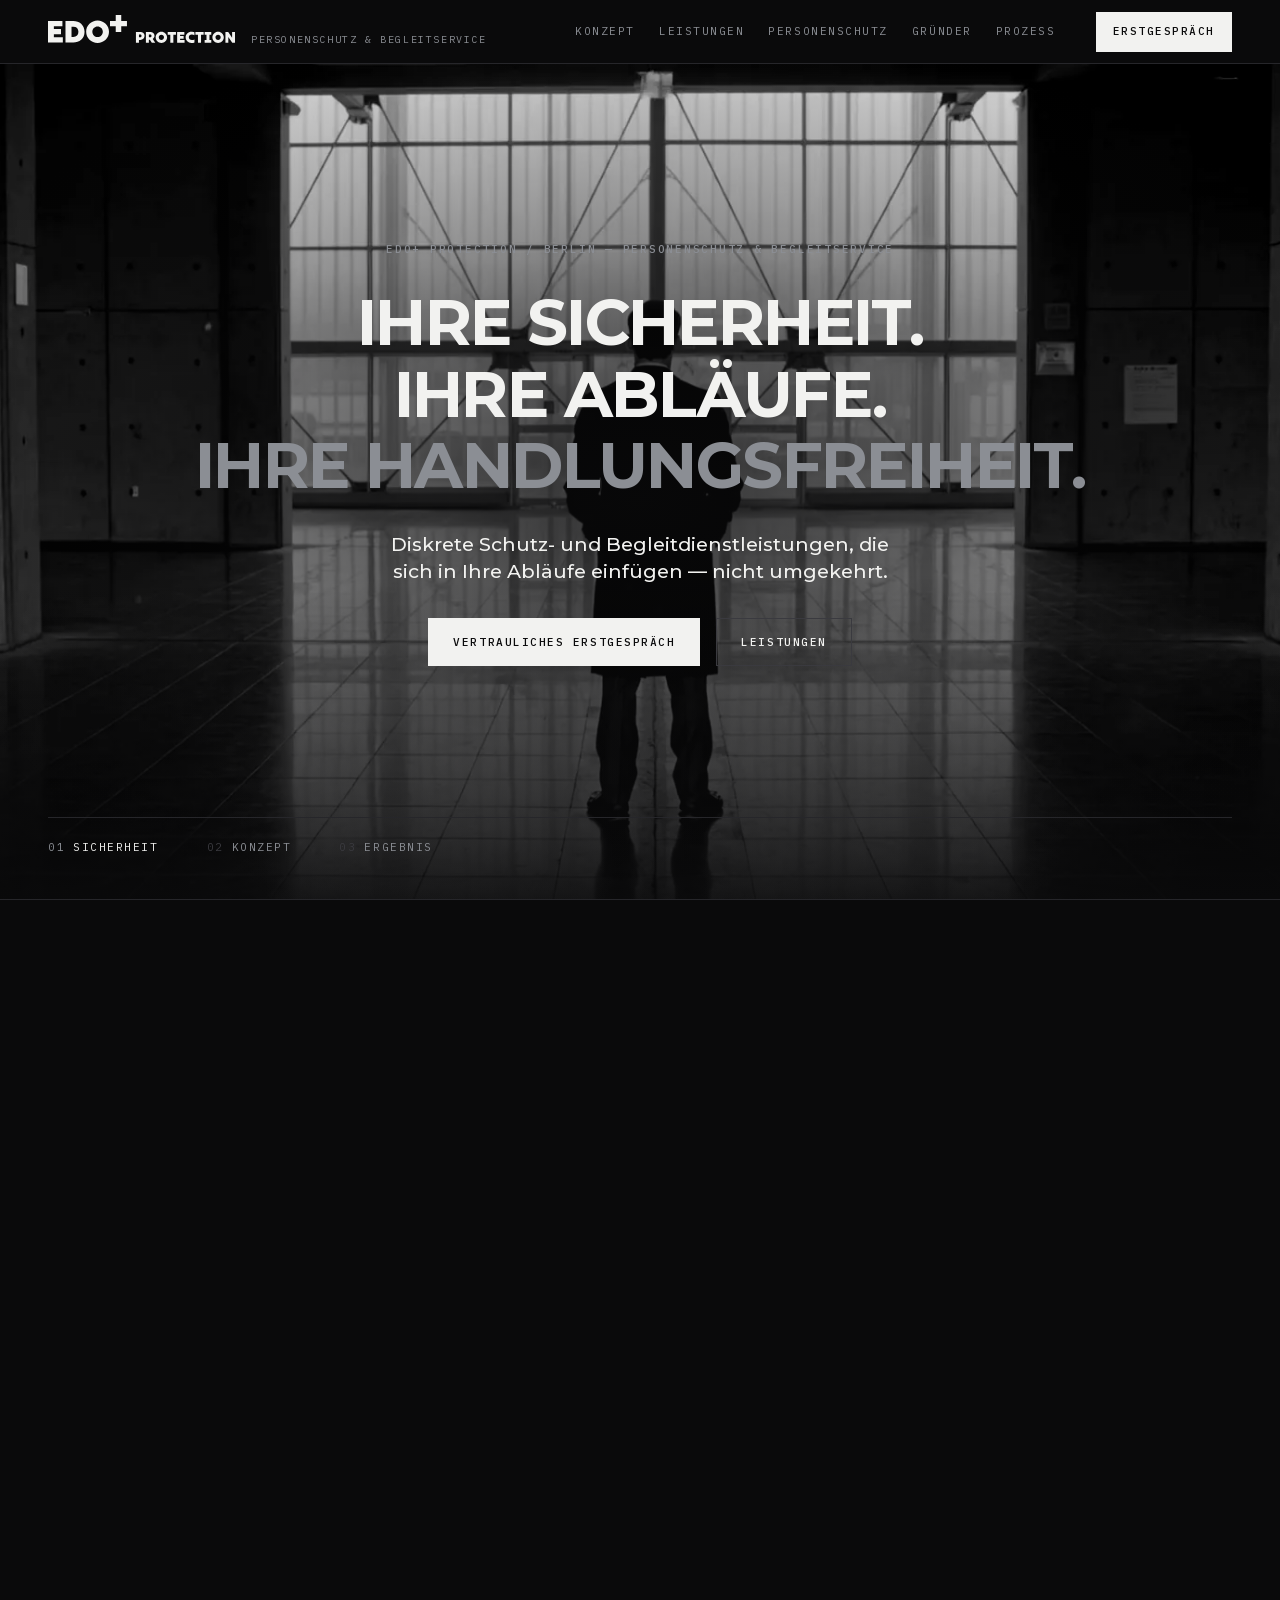
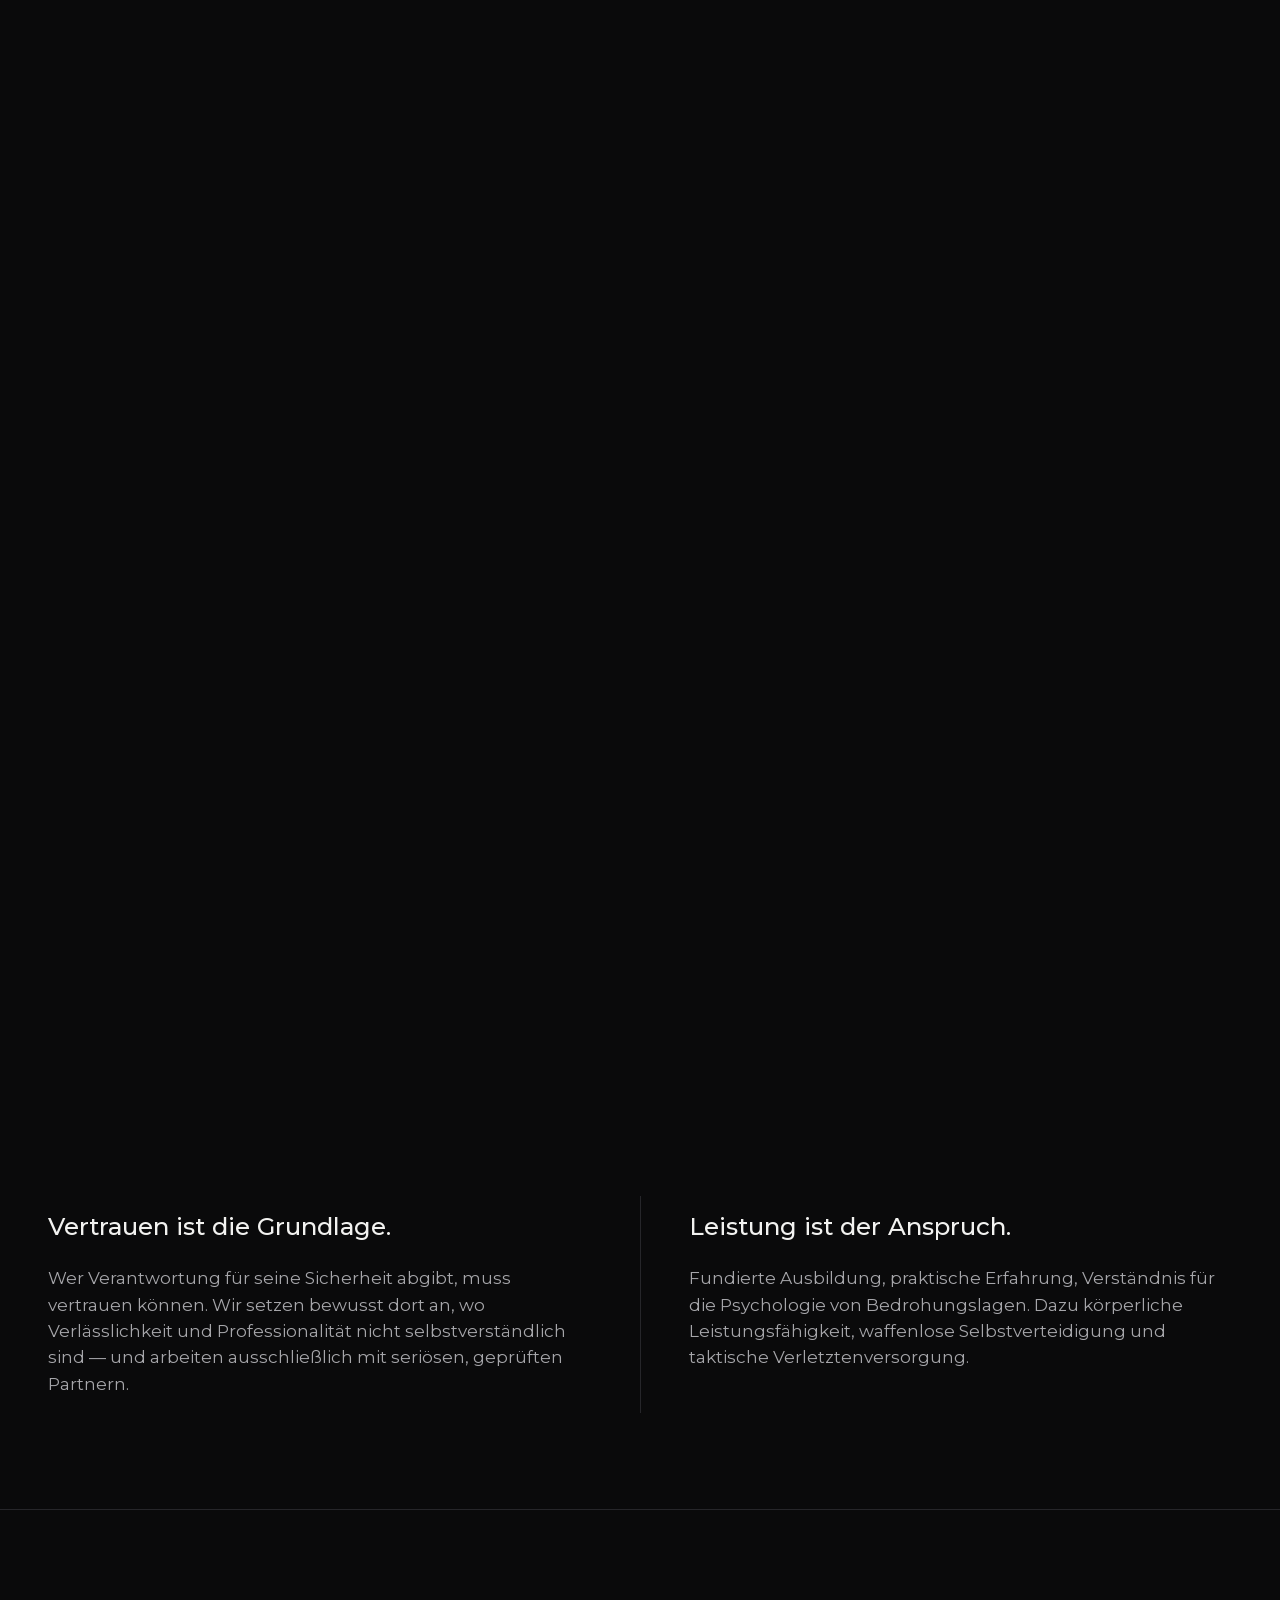
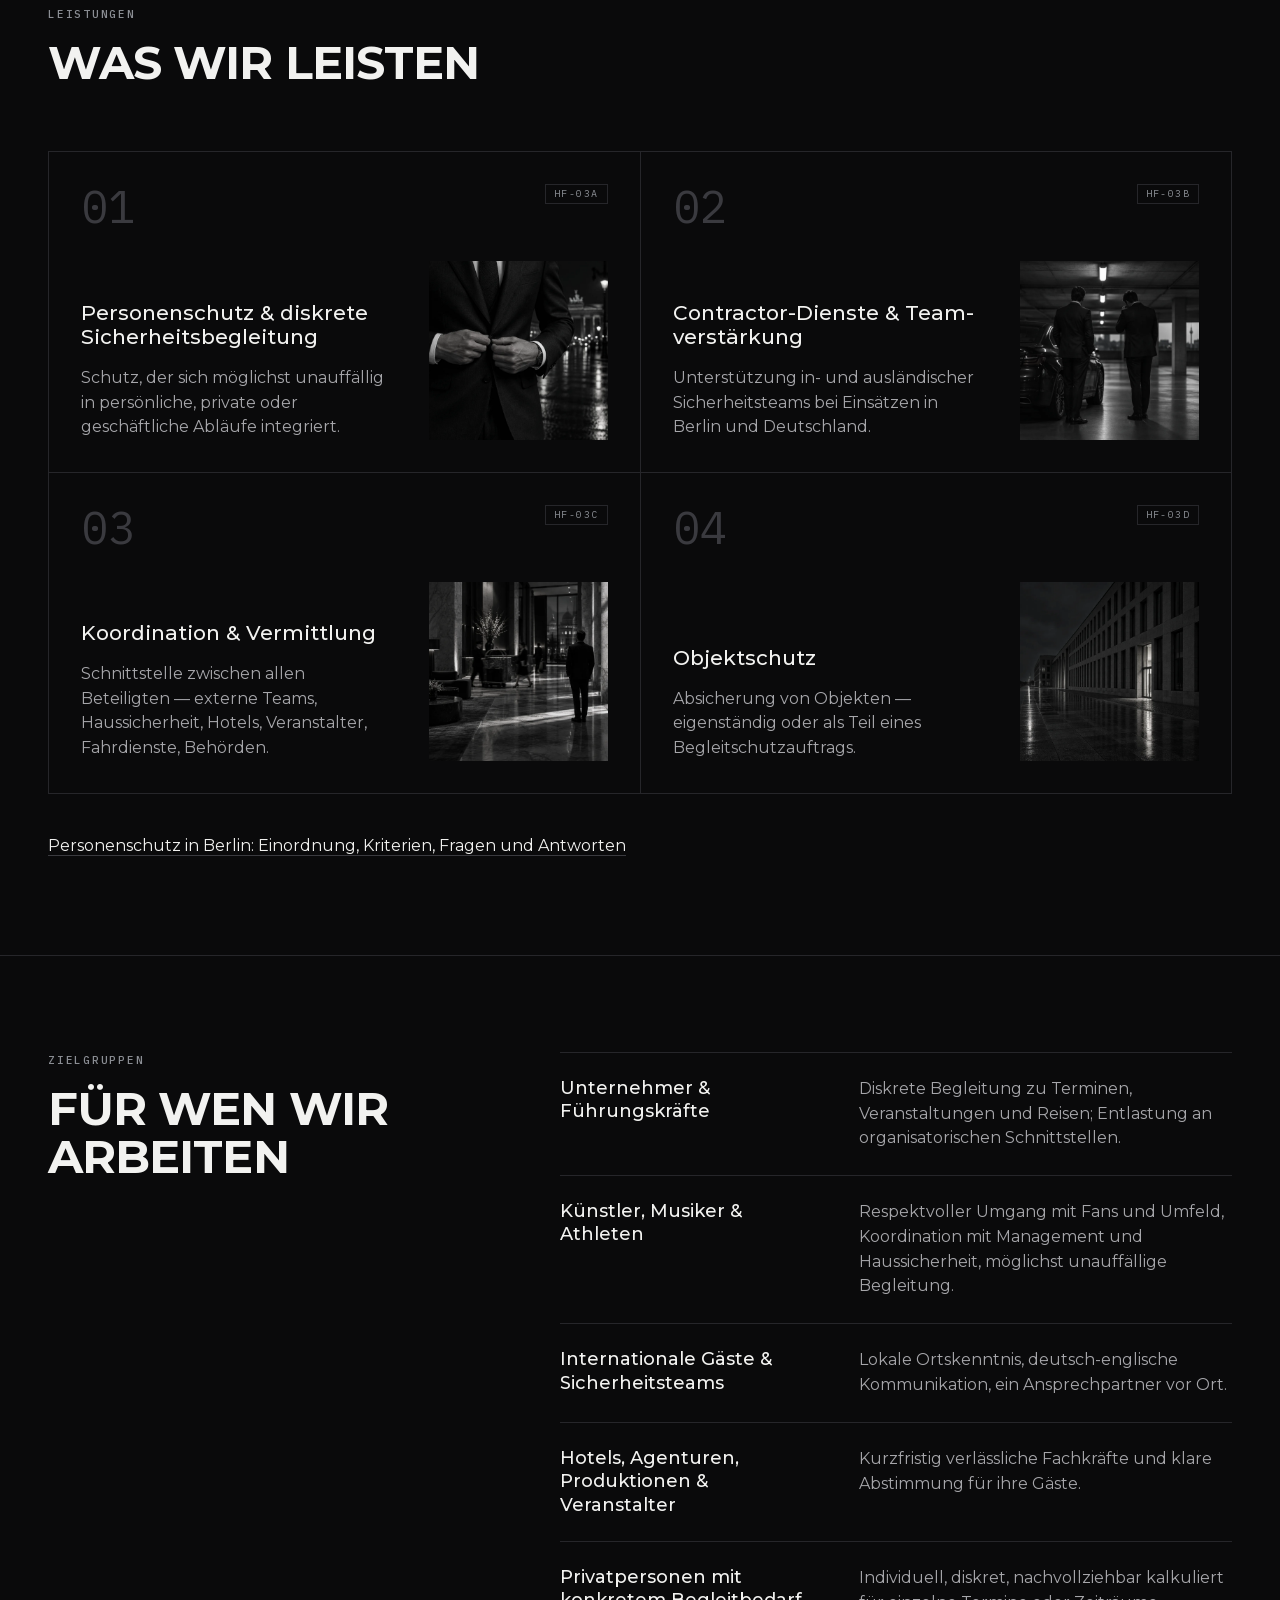
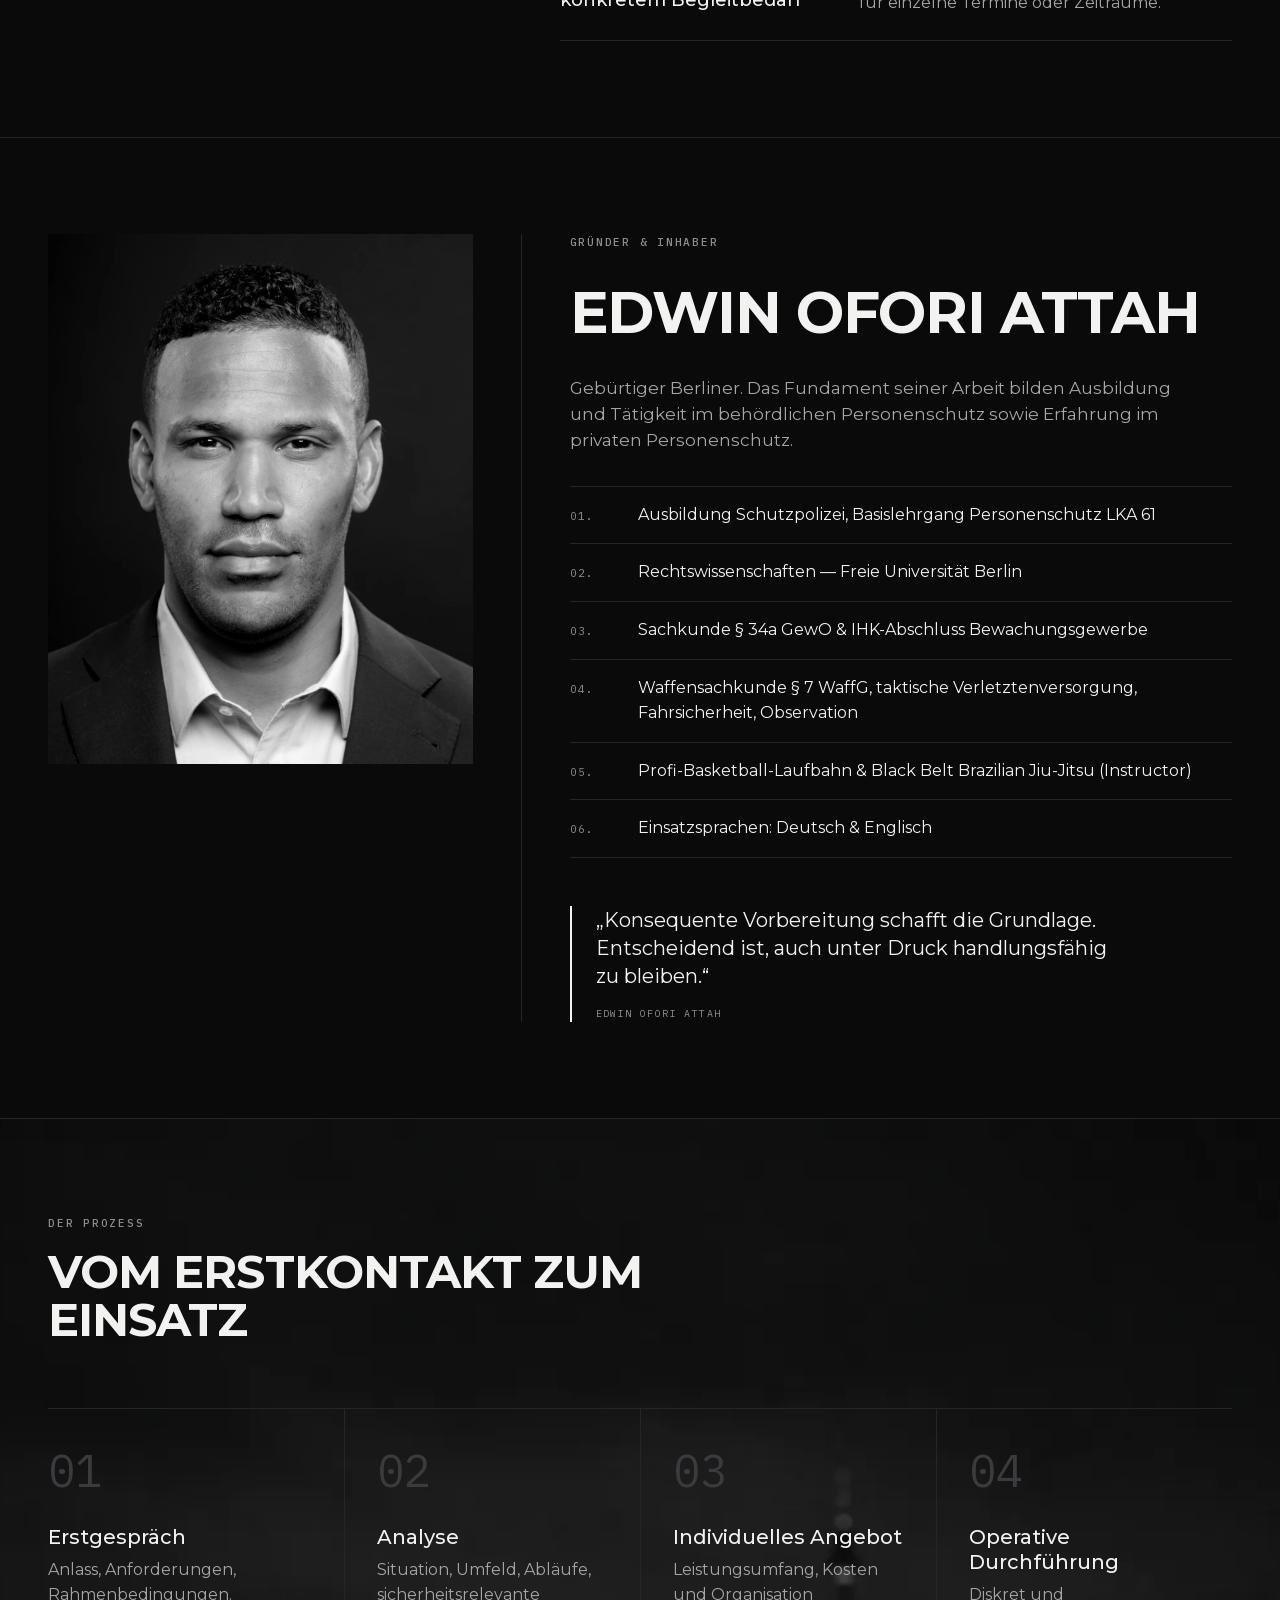
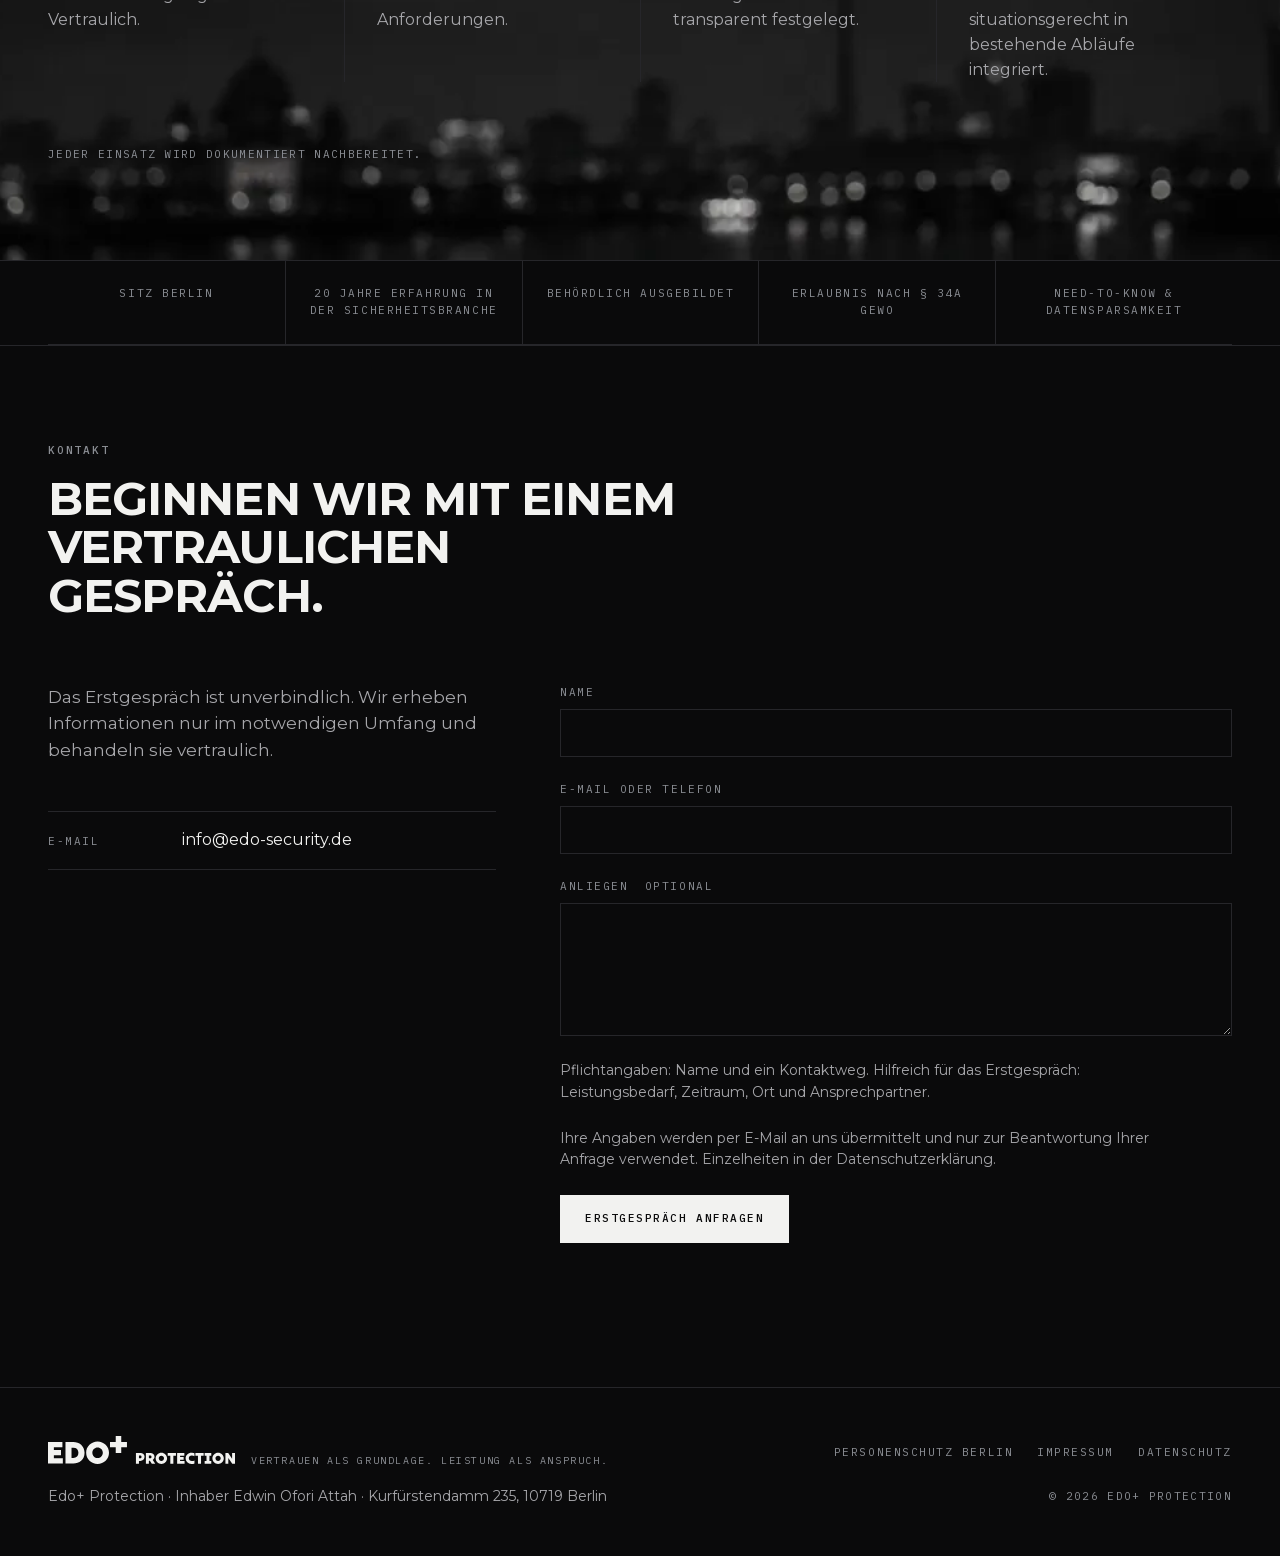
<file: index.html>
<!DOCTYPE html>
<html lang="de">
<head>
  <meta charset="utf-8">
  <meta name="viewport" content="width=device-width, initial-scale=1">
  <meta name="robots" content="noindex, nofollow">   <!-- preview build: keep out of search engines -->
  <title>Edo+ Protection — Personenschutz &amp; Begleitservice Berlin</title>
  <meta name="description" content="Personenschutz und Begleitservice in Berlin. Wir schützen, was Ihnen wichtig ist — diskret, präzise und in Ihre Abläufe integriert. Vertrauliches Erstgespräch.">
  <meta name="theme-color" content="#0A0A0B">
  <meta name="color-scheme" content="dark">
  <!-- Favicon: the E of Edwin's logo on ink, inline (no request); ICO + touch icon from assets/brand (tools/build_brand.py). -->
  <link rel="icon" type="image/svg+xml" href="data:image/svg+xml,%3Csvg%20xmlns='http://www.w3.org/2000/svg'%20viewBox='0%200%2032%2032'%20width='32'%20height='32'%3E%3Crect%20width='32'%20height='32'%20fill='%230A0A0B'/%3E%3Cpath%20fill='%23F2F2F0'%20transform='translate(-5.64%20-3.5)%20scale(0.09054)'%20d='M%20311.758977,321.44726%20L%20166.352631,321.44726%20L%20166.352631,109.375571%20L%20307.556696,109.375571%20L%20307.556696,162.315942%20L%20223.871552,162.315942%20L%20223.871552,188.757961%20L%20293.555928,188.757961%20L%20293.555928,240.515084%20L%20223.871552,240.515084%20L%20223.871552,268.406415%20L%20311.758977,268.406415%20L%20311.758977,321.447259%20Z'/%3E%3C/svg%3E">
  <link rel="alternate icon" href="assets/brand/edo-favicon.ico" sizes="16x16 32x32 48x48">
  <link rel="apple-touch-icon" href="assets/brand/edo-apple-touch-icon.png">

  <!-- Open Graph -->
  <meta property="og:type" content="website">
  <meta property="og:locale" content="de_DE">
  <meta property="og:site_name" content="Edo+ Protection">
  <meta property="og:title" content="Edo+ Protection — Personenschutz &amp; Begleitservice Berlin">
  <meta property="og:url" content="https://www.edo-security.de/">
  <meta property="og:image" content="https://www.edo-security.de/assets/brand/edo-og-image.png">
  <meta property="og:image:width" content="1200">
  <meta property="og:image:height" content="630">
  <meta name="twitter:card" content="summary_large_image">
  <link rel="canonical" href="https://www.edo-security.de/">
  <meta property="og:description" content="Personenschutz und Begleitservice in Berlin. Wir schützen, was Ihnen wichtig ist — diskret, präzise und in Ihre Abläufe integriert.">
  <!-- Domain since 2026-10-01: www.edo-security.de (canonical, og:url, og:image above) — DENIC listed it as FREE on 2026-10-01: register it. -->

  <!-- Fonts: self-hosted woff2 (assets/fonts, @font-face at the top of styles.css, font-display: swap) — no request to
       Google at runtime (LG München 2022). Only the mono latin file is preloaded: Chrome flags a preloaded variable font with
       unicode-range as "unused" (2026-10-12), so Montserrat loads on demand from the stylesheet (same origin, ~35 KB). -->
  <link rel="preload" as="font" type="font/woff2" crossorigin href="assets/fonts/ibm-plex-mono-400-latin.woff2">

  <!-- ?v=N on the site's own CSS/JS: bump together with every change so browsers never pair a fresh page with a cached stylesheet. -->
  <link rel="stylesheet" href="styles.css?v=30">
  <!-- Poster frame first: same URL (incl. ?v=) as script.js HF01_FRAME_PATH(1), so the scrub reuses the cache entry. -->
  <link rel="preload" as="image" href="assets/hf01/frame_0001.webp?v=3" fetchpriority="high">

  <!-- Flags the document as JS-capable so CSS can hold reveal elements in their pre-animation state
       until GSAP takes over. Safety net: if GSAP has not arrived after 2.5 s (slow/blocked CDN) the flag
       is dropped and the content is shown statically; script.js then skips the entrance animations. -->
  <script>document.documentElement.classList.add('js');setTimeout(function(){if(!window.gsap){document.documentElement.classList.remove('js');}},2500);</script>

  <!-- Structured data. Legal form Einzelunternehmen (Edwin, 02.10.), address + e-mail set; TODO: "telephone" once decided. -->
  <script type="application/ld+json">
  {
    "@context": "https://schema.org",
    "@type": "LocalBusiness",
    "name": "Edo+ Protection",
    "url": "https://www.edo-security.de/",
    "logo": "https://www.edo-security.de/assets/brand/edo-apple-touch-icon.png",
    "image": "https://www.edo-security.de/assets/brand/edo-og-image.png",
    "slogan": "Ihre Sicherheit. Ihre Abläufe. Ihre Handlungsfreiheit.",
    "description": "Personenschutz und Begleitservice in Berlin: diskrete Sicherheitsbegleitung, Contractor-Dienste und Teamverstärkung, Koordination und Vermittlung, Objektschutz.",
    "email": "info@edo-security.de",
    "address": {
      "@type": "PostalAddress",
      "streetAddress": "Kurfürstendamm 235",
      "postalCode": "10719",
      "addressLocality": "Berlin",
      "addressCountry": "DE"
    },
    "areaServed": [
      { "@type": "City", "name": "Berlin" },
      { "@type": "Country", "name": "Deutschland" }
    ],
    "knowsLanguage": ["de", "en"],
    "founder": {
      "@type": "Person",
      "name": "Edwin Ofori Attah",
      "jobTitle": "Gründer & Inhaber"
    },
    "hasOfferCatalog": {
      "@type": "OfferCatalog",
      "name": "Leistungen",
      "itemListElement": [
        { "@type": "Offer", "itemOffered": { "@type": "Service", "name": "Personenschutz & diskrete Sicherheitsbegleitung", "serviceType": "Personenschutz", "areaServed": "Berlin" } },
        { "@type": "Offer", "itemOffered": { "@type": "Service", "name": "Contractor-Dienste & Teamverstärkung", "serviceType": "Personenschutz", "areaServed": "Deutschland" } },
        { "@type": "Offer", "itemOffered": { "@type": "Service", "name": "Koordination & Vermittlung", "serviceType": "Personenschutz", "areaServed": "Berlin" } },
        { "@type": "Offer", "itemOffered": { "@type": "Service", "name": "Objektschutz", "serviceType": "Objektschutz", "areaServed": "Berlin" } }
      ]
    }
  }
  </script>

  <!-- GSAP core + ScrollTrigger 3.12.5, self-hosted since 2026-10-02 (assets/vendor/gsap, unmodified cdnjs builds) — the site
       makes no third-party request at all; the site script follows, all deferred, executed in order. -->
  <script defer src="assets/vendor/gsap/gsap.min.js"></script>
  <script defer src="assets/vendor/gsap/ScrollTrigger.min.js"></script>
  <script defer src="script.js?v=30"></script>
</head>

<body>
  <a class="skip-link" href="#main">Zum Inhalt springen</a>

  <!-- ======================================================================
       0. HEADER — fixed, typographic wordmark, nav, CTA, mobile overlay menu
       ====================================================================== -->
  <!-- No id="top" on the fixed header: the bare #top fragment scrolls to the document top per spec. -->
  <header class="site-header">
    <div class="site-header__inner">
      <a class="brand" href="#top" aria-label="Edo+ Protection — zum Seitenanfang">
        <img class="brand__logo" src="assets/brand/edo-plus-protection-horizontal-paper.svg" alt="" width="1833" height="274" decoding="async">
        <span class="brand__sub">Personenschutz &amp; Begleitservice</span>
      </a>

      <!-- Chapter index mirrored into the header while the stage is pinned (≥1440px). Visual twin of the
           stage's own index: aria-hidden + tabindex -1, so keyboard and screen-reader users meet it once. -->
      <ol class="header-chapters" aria-hidden="true">
        <li><button type="button" class="stage__nav-item is-active" data-chapter-target="0" tabindex="-1"><span class="stage__nav-num">01</span>Sicherheit</button></li>
        <li><button type="button" class="stage__nav-item" data-chapter-target="1" tabindex="-1"><span class="stage__nav-num">02</span>Konzept</button></li>
        <li><button type="button" class="stage__nav-item" data-chapter-target="2" tabindex="-1"><span class="stage__nav-num">03</span>Ergebnis</button></li>
      </ol>

      <!-- Toggle sits before the nav in DOM order so Tab moves from the button straight into the open overlay. -->
      <button class="menu-toggle" type="button" aria-controls="site-nav" aria-expanded="false" aria-label="Menü öffnen">
        <span class="menu-toggle__label">Menü</span>
      </button>

      <nav class="site-nav" id="site-nav" aria-label="Hauptnavigation">
        <ul class="site-nav__list" role="list">
          <li><a href="#konzept">Konzept</a></li>
          <li><a href="#leistungen">Leistungen</a></li>
          <li><a href="personenschutz-berlin/">Personenschutz</a></li>
          <li><a href="#gruender">Gründer</a></li>
          <li><a href="#prozess">Prozess</a></li>
        </ul>

        <div class="site-nav__meta">
          <!-- Language switch slot (reserved, hidden until the English version exists).
               TODO: remove `hidden` from the group and the EN link, point EN to /en/ once translated;
               the switch adds ≈60px to the header — then hide .brand__sub below ~1100px instead of 1024px. -->
          <div class="lang-switch" role="group" aria-label="Sprache" hidden>
            <a class="lang-switch__item is-active" href="#" aria-current="page" lang="de">DE</a>
            <span class="lang-switch__sep" aria-hidden="true" hidden>/</span>
            <a class="lang-switch__item" href="#" lang="en" hreflang="en" hidden>EN</a>
          </div>
          <a class="btn btn--primary btn--sm" href="#kontakt">Erstgespräch</a>
        </div>
      </nav>

    </div>
  </header>

  <main id="main" tabindex="-1">

    <!-- ====================================================================
         1. STAGE — Kapitel-Hero: one full-bleed film (HF-01), three chapters of copy
            scrubbed by scroll (Slogan → Konzept → Leitsatz). Static stack below 768px,
            with reduced motion or without JS.
         ==================================================================== -->
    <section class="stage" id="hero" aria-labelledby="hero-title">
      <!-- HF-01: three chained 16:9 Kling clips (start-frame continuity), rendered as one
           scroll-scrubbed WebP frame sequence on <canvas>. The canvas centre-crops (object-fit: cover). -->
      <div class="stage__media hf-placeholder hero-intro"
           data-hf-id="HF-01"
           data-hf-type="video"
           data-hf-ratio="16:9"
           data-hf-note="Ein durchgehender Weg in drei aneinander anschließenden Clips: Rückenfigur im Betonsaal vor der Glaswand, die Kamera fährt heran, hebt sich, die Figur geht ins Licht. Als WebP-Frame-Sequenz (assets/hf01/frame_0001.webp ff.) eingebunden."
           role="img"
           aria-label="Ein Personenschützer in Rückenansicht in einer weiten Halle aus Beton und Glas; die Kamera nähert sich, dann geht er auf das Licht zu">
        <!-- Poster for no-JS / blocked GSAP: sits under the canvas, which paints over it as soon as it draws. -->
        <img class="hf-media" src="assets/hf01/frame_0001.webp?v=3" alt="" width="1600" height="900" decoding="async">
        <canvas class="hf01-canvas" id="hf01-canvas" width="1600" height="900"></canvas>
        <div class="hf-placeholder__label">
          <span>Higgsfield Asset: HF-01</span>
          <span class="hf01-readout" id="hf01-readout">Scrub 001 / 237</span>
        </div>
      </div>
      <div class="stage__scrim" aria-hidden="true"></div>

      <div class="stage__chapters">
        <article class="chapter is-active" data-chapter="0">
          <p class="eyebrow hero-intro hero__eyebrow">Edo+ Protection / Berlin — Personenschutz &amp; Begleitservice</p>

          <h1 class="hero__title" id="hero-title">
            <span class="hero__line"><span class="hero__line-inner">Ihre Sicherheit.</span></span>
            <span class="hero__line"><span class="hero__line-inner">Ihre Abläufe.</span></span>
            <span class="hero__line hero__line--dim"><span class="hero__line-inner">Ihre Handlungs&shy;freiheit.</span></span>
          </h1>

          <div class="hero__bottom hero-intro">
            <p class="hero__sub">Diskrete Schutz- und Begleitdienstleistungen, die sich in Ihre Abläufe einfügen — nicht umgekehrt.</p>
            <div class="hero__actions">
              <a class="btn btn--primary" href="#kontakt">Vertrauliches Erstgespräch</a>
              <a class="btn btn--ghost" href="#leistungen">Leistungen</a>
            </div>
          </div>
        </article>

        <article class="chapter" data-chapter="1">
          <p class="eyebrow">Konzept</p>
          <h2 class="chapter__title" id="konzept-title">Vertrauen als Grundlage.<br>Leistung als Anspruch.</h2>
          <p class="chapter__text">Der Mensch, seine Sicherheit und seine Handlungsfreiheit stehen im Fokus unserer Arbeit.</p>
        </article>

        <article class="chapter" data-chapter="2">
          <p class="chapter__statement">Sicherheit und Handlungsfreiheit als Ergebnis.</p>
        </article>
      </div>

      <!-- Chapter index: mono hairline row; buttons scroll to the chapter's scrub position (see script.js) -->
      <nav class="stage__nav" aria-label="Kapitel">
        <ol class="stage__nav-list" role="list">
          <li><button type="button" class="stage__nav-item is-active" data-chapter-target="0" aria-current="true"><span class="stage__nav-num">01</span>Sicherheit</button></li>
          <li><button type="button" class="stage__nav-item" data-chapter-target="1"><span class="stage__nav-num">02</span>Konzept</button></li>
          <li><button type="button" class="stage__nav-item" data-chapter-target="2"><span class="stage__nav-num">03</span>Ergebnis</button></li>
        </ol>
      </nav>
    </section>

    <!-- ====================================================================
         2. KONZEPT — the two pillars (head and Leitsatz live in the stage above)
         ==================================================================== -->
    <section class="section concept" id="konzept" aria-labelledby="konzept-title">
      <div class="concept__columns" data-reveal-group>
        <article class="concept__col reveal">
          <h3 class="concept__title">Vertrauen ist die Grundlage.</h3>
          <p>Wer Verantwortung für seine Sicherheit abgibt, muss vertrauen können. Wir setzen bewusst dort an, wo Verlässlichkeit und Professionalität nicht selbstverständlich sind — und arbeiten ausschließlich mit seriösen, geprüften Partnern.</p>
        </article>
        <article class="concept__col reveal">
          <h3 class="concept__title">Leistung ist der Anspruch.</h3>
          <p>Fundierte Ausbildung, praktische Erfahrung, Verständnis für die Psychologie von Bedrohungslagen. Dazu körperliche Leistungsfähigkeit, waffenlose Selbstverteidigung und taktische Verletztenversorgung.</p>
        </article>
      </div>
    </section>

    <!-- ====================================================================
         3. LEISTUNGEN — 2×2 grid, 1px lines, four equal cells
         ==================================================================== -->
    <section class="section services" id="leistungen" aria-labelledby="leistungen-title">
      <div class="section__head" data-reveal-group>
        <p class="eyebrow reveal">Leistungen</p>
        <h2 class="section__title reveal" id="leistungen-title">Was wir leisten</h2>
      </div>

      <div class="services__grid" data-reveal-group>
        <article class="service reveal">
          <div class="service__head">
            <span class="service__num" aria-hidden="true">01</span>
            <span class="chip">HF-03a</span>
          </div>
          <div class="service__media hf-placeholder"
               data-hf-id="HF-03a" data-hf-type="image" data-hf-ratio="1:1"
               data-hf-note="Nahaufnahme: Professioneller im dunklen Anzug richtet einen Manschettenknopf, dezenter Ohrhörer kaum sichtbar, anonyme Kadrierung ohne Gesicht."
               role="img" aria-label="Nahaufnahme eines Personenschützers im dunklen Anzug, der einen Manschettenknopf richtet">
            <span class="hf-placeholder__label">Higgsfield Asset: HF-03a</span>
            <img class="hf-media" src="assets/hf03a.webp" alt="" width="1024" height="1024" loading="lazy" decoding="async">
          </div>
          <div class="service__body">
            <h3 class="service__title">Personenschutz &amp; diskrete Sicherheits&shy;begleitung</h3>
            <p class="service__text">Schutz, der sich möglichst unauffällig in persönliche, private oder geschäftliche Abläufe integriert.</p>
          </div>
        </article>

        <article class="service reveal">
          <div class="service__head">
            <span class="service__num" aria-hidden="true">02</span>
            <span class="chip">HF-03b</span>
          </div>
          <div class="service__media hf-placeholder"
               data-hf-id="HF-03b" data-hf-type="image" data-hf-ratio="1:1"
               data-hf-note="Zwei Sicherheitsprofis in dunklen Anzügen stimmen sich neben einem schwarzen SUV in einem Parkhaus ab, Silhouetten, blaue Stunde."
               role="img" aria-label="Zwei Sicherheitsprofis stimmen sich neben einem dunklen Fahrzeug in einem Parkhaus ab">
            <span class="hf-placeholder__label">Higgsfield Asset: HF-03b</span>
            <img class="hf-media" src="assets/hf03b.webp" alt="" width="1024" height="1024" loading="lazy" decoding="async">
          </div>
          <div class="service__body">
            <h3 class="service__title">Contractor-Dienste &amp; Team&shy;verstärkung</h3>
            <p class="service__text">Unterstützung in- und ausländischer Sicherheitsteams bei Einsätzen in Berlin und Deutschland.</p>
          </div>
        </article>

        <article class="service reveal">
          <div class="service__head">
            <span class="service__num" aria-hidden="true">03</span>
            <span class="chip">HF-03c</span>
          </div>
          <div class="service__media hf-placeholder"
               data-hf-id="HF-03c" data-hf-type="image" data-hf-ratio="1:1"
               data-hf-note="Elegante Hotellobby bei Nacht, Bewegungsunschärfe vorbeigehender Mitarbeiter, eine ruhig beobachtende Figur, kalter Marmor und gerichtetes Licht."
               role="img" aria-label="Hotellobby bei Nacht mit einer ruhig beobachtenden Person">
            <span class="hf-placeholder__label">Higgsfield Asset: HF-03c</span>
            <img class="hf-media" src="assets/hf03c.webp" alt="" width="1024" height="1024" loading="lazy" decoding="async">
          </div>
          <div class="service__body">
            <h3 class="service__title">Koordination &amp; Vermittlung</h3>
            <p class="service__text">Schnittstelle zwischen allen Beteiligten — externe Teams, Haussicherheit, Hotels, Veranstalter, Fahrdienste, Behörden.</p>
          </div>
        </article>

        <article class="service reveal">
          <div class="service__head">
            <span class="service__num" aria-hidden="true">04</span>
            <span class="chip">HF-03d</span>
          </div>
          <div class="service__media hf-placeholder"
               data-hf-id="HF-03d" data-hf-type="image" data-hf-ratio="1:1"
               data-hf-note="Moderne Berliner Bürofassade bei Nacht, klares Innenlicht gegen dunklen Stein, ruhige, aufmerksame Atmosphäre, Reflexionen auf nassem Asphalt."
               role="img" aria-label="Moderne Berliner Bürofassade bei Nacht mit Reflexionen auf nassem Asphalt">
            <span class="hf-placeholder__label">Higgsfield Asset: HF-03d</span>
            <img class="hf-media" src="assets/hf03d.webp" alt="" width="1024" height="1024" loading="lazy" decoding="async">
          </div>
          <div class="service__body">
            <h3 class="service__title">Objektschutz</h3>
            <p class="service__text">Absicherung von Objekten — eigenständig oder als Teil eines Begleitschutz&shy;auftrags.</p>
          </div>
        </article>
      </div>
      <!-- Hub → landing page (SEO/GEO plan 5.1): the one-pager stays the brand page, the search intent lands on /personenschutz-berlin/. -->
      <p class="section__link reveal"><a href="personenschutz-berlin/">Personenschutz in Berlin: Einordnung, Kriterien, Fragen und Antworten</a></p>
    </section>

    <!-- ====================================================================
         4. FÜR WEN WIR ARBEITEN — five typographic rows
         ==================================================================== -->
    <section class="section audience" id="zielgruppen" aria-labelledby="zielgruppen-title">
      <div class="audience__grid">
        <div class="audience__head section__head" data-reveal-group>
          <p class="eyebrow reveal">Zielgruppen</p>
          <h2 class="section__title reveal" id="zielgruppen-title">Für wen wir arbeiten</h2>
        </div>

        <ul class="audience__list" role="list" data-reveal-group>
          <li class="audience__item reveal">
            <h3 class="audience__title">Unternehmer &amp; Führungskräfte</h3>
            <p class="audience__text">Diskrete Begleitung zu Terminen, Veranstaltungen und Reisen; Entlastung an organisatorischen Schnittstellen.</p>
          </li>
          <li class="audience__item reveal">
            <h3 class="audience__title">Künstler, Musiker &amp; Athleten</h3>
            <p class="audience__text">Respektvoller Umgang mit Fans und Umfeld, Koordination mit Management und Haussicherheit, möglichst unauffällige Begleitung.</p>
          </li>
          <li class="audience__item reveal">
            <h3 class="audience__title">Internationale Gäste &amp; Sicherheits&shy;teams</h3>
            <p class="audience__text">Lokale Ortskenntnis, deutsch-englische Kommunikation, ein Ansprechpartner vor Ort.</p>
          </li>
          <li class="audience__item reveal">
            <h3 class="audience__title">Hotels, Agenturen, Produktionen &amp; Veranstalter</h3>
            <p class="audience__text">Kurzfristig verlässliche Fachkräfte und klare Abstimmung für ihre Gäste.</p>
          </li>
          <li class="audience__item reveal">
            <h3 class="audience__title">Privatpersonen mit konkretem Begleitbedarf</h3>
            <p class="audience__text">Individuell, diskret, nachvollziehbar kalkuliert für einzelne Termine oder Zeiträume.</p>
          </li>
        </ul>
      </div>
    </section>

    <!-- ====================================================================
         5. GRÜNDER-DOSSIER
         ==================================================================== -->
    <section class="section founder" id="gruender" aria-labelledby="gruender-title">
      <div class="founder__grid">
        <div class="founder__media-col">
          <div class="founder__media hf-placeholder reveal"
               data-hf-id="HF-02" data-hf-type="image" data-hf-ratio="4:5"
               data-hf-note="Gründer-Medium: ruhiges Porträt von Edwin Ofori Attah als subtiler Loop (leichte Atembewegung, ruhiger Blick) oder Still. Quelle: echtes Foto, keine synthetische Person."
               role="img" aria-label="Porträt von Edwin Ofori Attah, Gründer und Inhaber">
            <span class="hf-placeholder__label">Higgsfield Asset: HF-02</span>
            <img class="hf-media" src="assets/hf02.webp" alt="" width="1200" height="1500" loading="lazy" decoding="async">
            <!-- Optional loop (image-to-video from the same portrait) — replaces the <img> above:
            <video class="hf-media" autoplay muted loop playsinline poster="assets/hf02.webp" aria-hidden="true">
              <source src="assets/hf02.webm" type="video/webm">
              <source src="assets/hf02.mp4" type="video/mp4">
            </video>
            -->
          </div>
        </div>

        <div class="founder__body" data-reveal-group>
          <p class="eyebrow reveal">Gründer &amp; Inhaber</p>
          <h2 class="founder__name reveal" id="gruender-title">Edwin Ofori Attah</h2>
          <p class="founder__intro reveal">Gebürtiger Berliner. Das Fundament seiner Arbeit bilden Ausbildung und Tätigkeit im behördlichen Personenschutz sowie Erfahrung im privaten Personenschutz.</p>

          <ol class="credentials reveal" role="list" aria-label="Qualifikationen">
            <li class="credentials__item"><span class="credentials__index" aria-hidden="true">01.</span><span class="credentials__text">Ausbildung Schutzpolizei, Basislehrgang Personenschutz LKA&nbsp;61</span></li>
            <li class="credentials__item"><span class="credentials__index" aria-hidden="true">02.</span><span class="credentials__text">Rechtswissenschaften — Freie Universität Berlin</span></li>
            <li class="credentials__item"><span class="credentials__index" aria-hidden="true">03.</span><span class="credentials__text">Sachkunde §&nbsp;34a GewO &amp; IHK-Abschluss Bewachungsgewerbe</span></li>
            <li class="credentials__item"><span class="credentials__index" aria-hidden="true">04.</span><span class="credentials__text">Waffensachkunde §&nbsp;7 WaffG, taktische Verletztenversorgung, Fahrsicherheit, Observation</span></li>
            <li class="credentials__item"><span class="credentials__index" aria-hidden="true">05.</span><span class="credentials__text">Profi-Basketball-Laufbahn &amp; Black Belt Brazilian Jiu-Jitsu (Instructor)</span></li>
            <li class="credentials__item"><span class="credentials__index" aria-hidden="true">06.</span><span class="credentials__text">Einsatzsprachen: Deutsch &amp; Englisch</span></li>
          </ol>

          <!-- The only first-person statement on the page; everything else speaks as "wir". -->
          <figure class="quote reveal">
            <blockquote>
              <p>„Konsequente Vorbereitung schafft die Grundlage. Entscheidend ist, auch unter Druck handlungsfähig zu bleiben.“</p>
            </blockquote>
            <figcaption class="quote__by">Edwin Ofori Attah</figcaption>
          </figure>
        </div>
      </div>
    </section>

    <!-- ====================================================================
         6. DER PROZESS — four steps, scrubbed 1px progress line
         ==================================================================== -->
    <section class="section process" id="prozess" aria-labelledby="prozess-title">
      <!-- HF-04: optional, very subtle background texture (decorative → aria-hidden). -->
      <div class="process__bg hf-placeholder"
           data-hf-id="HF-04" data-hf-type="image" data-hf-ratio="21:9"
           data-hf-note="Sehr dezente Hintergrundtextur, 21:9: unscharfe Berliner Architektur bei Nacht in Graphit, stark abgedunkelt, nur als Fläche wahrnehmbar."
           aria-hidden="true">
        <span class="hf-placeholder__label">Higgsfield Asset: HF-04</span>
        <img class="hf-media" src="assets/hf04.webp" alt="" width="1344" height="576" loading="lazy" decoding="async">
      </div>

      <div class="section__head" data-reveal-group>
        <p class="eyebrow reveal">Der Prozess</p>
        <h2 class="section__title reveal" id="prozess-title">Vom Erstkontakt zum Einsatz</h2>
      </div>

      <div class="timeline">
        <div class="timeline__track" aria-hidden="true"><span class="timeline__progress"></span></div>
        <ol class="timeline__steps" role="list" data-reveal-group>
          <li class="step reveal">
            <span class="step__num" aria-hidden="true">01</span>
            <h3 class="step__title">Erstgespräch</h3>
            <p class="step__text">Anlass, Anforderungen, Rahmenbedingungen. Vertraulich.</p>
          </li>
          <li class="step reveal">
            <span class="step__num" aria-hidden="true">02</span>
            <h3 class="step__title">Analyse</h3>
            <p class="step__text">Situation, Umfeld, Abläufe, sicherheitsrelevante Anforderungen.</p>
          </li>
          <li class="step reveal">
            <span class="step__num" aria-hidden="true">03</span>
            <h3 class="step__title">Individuelles Angebot</h3>
            <p class="step__text">Leistungsumfang, Kosten und Organisation transparent festgelegt.</p>
          </li>
          <li class="step reveal">
            <span class="step__num" aria-hidden="true">04</span>
            <h3 class="step__title">Operative Durchführung</h3>
            <p class="step__text">Diskret und situationsgerecht in bestehende Abläufe integriert.</p>
          </li>
        </ol>
      </div>

      <p class="footnote reveal">Jeder Einsatz wird dokumentiert nachbereitet.</p>
    </section>

    <!-- ====================================================================
         7. FAKTEN-LEISTE
         § 34a: permit for the Einzelunternehmen granted 2025-10-02 (Edwin, 02.10.2026) — the bar may say "Erlaubnis".
         ==================================================================== -->
    <section class="facts" aria-labelledby="facts-title">
      <h2 class="visually-hidden" id="facts-title">Eckdaten</h2>
      <ul class="facts__list" role="list">
        <li class="facts__item">Sitz Berlin</li>
        <li class="facts__item">20 Jahre Erfahrung in der Sicherheitsbranche</li>
        <li class="facts__item">Behördlich ausgebildet</li>
        <li class="facts__item">Erlaubnis nach §&nbsp;34a GewO</li>
        <li class="facts__item">Need-to-know &amp; Datensparsamkeit</li>
      </ul>
      <!-- § 34a permit for the Einzelunternehmen granted on 2 October 2025 (Edwin, 02.10.2026) — hence "Erlaubnis", see impressum/. -->
    </section>

    <!-- ====================================================================
         8. KONTAKT / CTA — minimal form (stub), direct contacts as placeholders
         ==================================================================== -->
    <section class="section contact" id="kontakt" aria-labelledby="kontakt-title">
      <div class="section__head contact__head" data-reveal-group>
        <p class="eyebrow reveal">Kontakt</p>
        <h2 class="section__title reveal" id="kontakt-title">Beginnen wir mit einem vertraulichen Gespräch.</h2>
      </div>

      <div class="contact__grid">
        <div class="contact__intro" data-reveal-group>
          <p class="contact__text reveal">Das Erstgespräch ist unverbindlich. Wir erheben Informationen nur im notwendigen Umfang und behandeln sie vertraulich.</p>

          <!-- No phone number on the site (Kyung, 02.10.): e-mail + form are the two contact channels. -->
          <dl class="contact__direct reveal">
            <div class="contact__direct-row">
              <dt>E-Mail</dt>
              <dd><a href="mailto:info@edo-security.de">info@edo-security.de</a></dd>
            </div>
          </dl>
        </div>

        <!-- STUB: no backend yet. The form has no action; script.js intercepts submit, validates inline and
             renders a status line. TODO: set FORM_ENDPOINT in script.js (Formspree or own endpoint). -->
        <form class="contact-form reveal" id="contact-form" method="post" novalidate aria-labelledby="kontakt-title">
          <div class="field">
            <label for="f-name">Name</label>
            <input id="f-name" name="name" type="text" autocomplete="name" required aria-required="true" minlength="2" maxlength="120" aria-describedby="form-note">
          </div>
          <div class="field">
            <label for="f-contact">E-Mail oder Telefon</label>
            <input id="f-contact" name="contact" type="text" required aria-required="true" minlength="3" maxlength="200" aria-describedby="form-note">
          </div>
          <div class="field">
            <label for="f-message">Anliegen <span class="field__optional">optional</span></label>
            <textarea id="f-message" name="message" rows="4" maxlength="4000"></textarea>
          </div>
          <p class="form-note" id="form-note">Pflichtangaben: Name und ein Kontaktweg. Hilfreich für das Erstgespräch: Leistungsbedarf, Zeitraum, Ort und Ansprechpartner.</p>
          <!-- Art. 13 DSGVO: information at the point of collection; release.py ships the live endpoint only with a placeholder-free datenschutz/. -->
          <p class="form-note">Ihre Angaben werden per E-Mail an uns übermittelt und nur zur Beantwortung Ihrer Anfrage verwendet. Einzelheiten in der <a href="datenschutz/">Datenschutzerklärung</a>.</p>
          <!-- Spam defence without third parties (server/contact.php): honeypot "website" must stay empty (off-screen,
               not focusable, hidden from assistive tech), "t" = page-load timestamp written by script.js. -->
          <div class="field field--hp" aria-hidden="true">
            <label for="f-website">Website</label>
            <input id="f-website" name="website" type="text" tabindex="-1" autocomplete="off">
          </div>
          <input type="hidden" name="t" value="">
          <div class="contact-form__actions">
            <button class="btn btn--primary" type="submit">Erstgespräch anfragen</button>
          </div>
          <p class="form-status" role="status" aria-live="polite" tabindex="-1"></p>
        </form>
      </div>
    </section>
  </main>

  <!-- ======================================================================
       9. FOOTER
       ====================================================================== -->
  <footer class="site-footer">
    <div class="site-footer__grid">
      <p class="brand brand--footer">
        <img class="brand__logo" src="assets/brand/edo-plus-protection-horizontal-paper.svg" alt="Edo+ Protection" width="1833" height="274" loading="lazy" decoding="async">
        <span class="brand__sub">Vertrauen als Grundlage. Leistung als Anspruch.</span>
      </p>
      <ul class="site-footer__links" role="list">
        <li><a href="personenschutz-berlin/">Personenschutz Berlin</a></li>
        <li><a href="impressum/">Impressum</a></li>
        <li><a href="datenschutz/">Datenschutz</a></li>
      </ul>
      <!-- Legal form per Edwin (02.10.): Einzelunternehmen, owner Edwin Ofori Attah; full address in impressum/. -->
      <p class="site-footer__legal">Edo+ Protection&nbsp;·&nbsp;Inhaber Edwin Ofori Attah&nbsp;·&nbsp;Kurfürstendamm 235, 10719 Berlin</p>
      <p class="site-footer__copy">© <span id="year">2026</span> Edo+ Protection</p>
    </div>
  </footer>
</body>
</html>
</file>
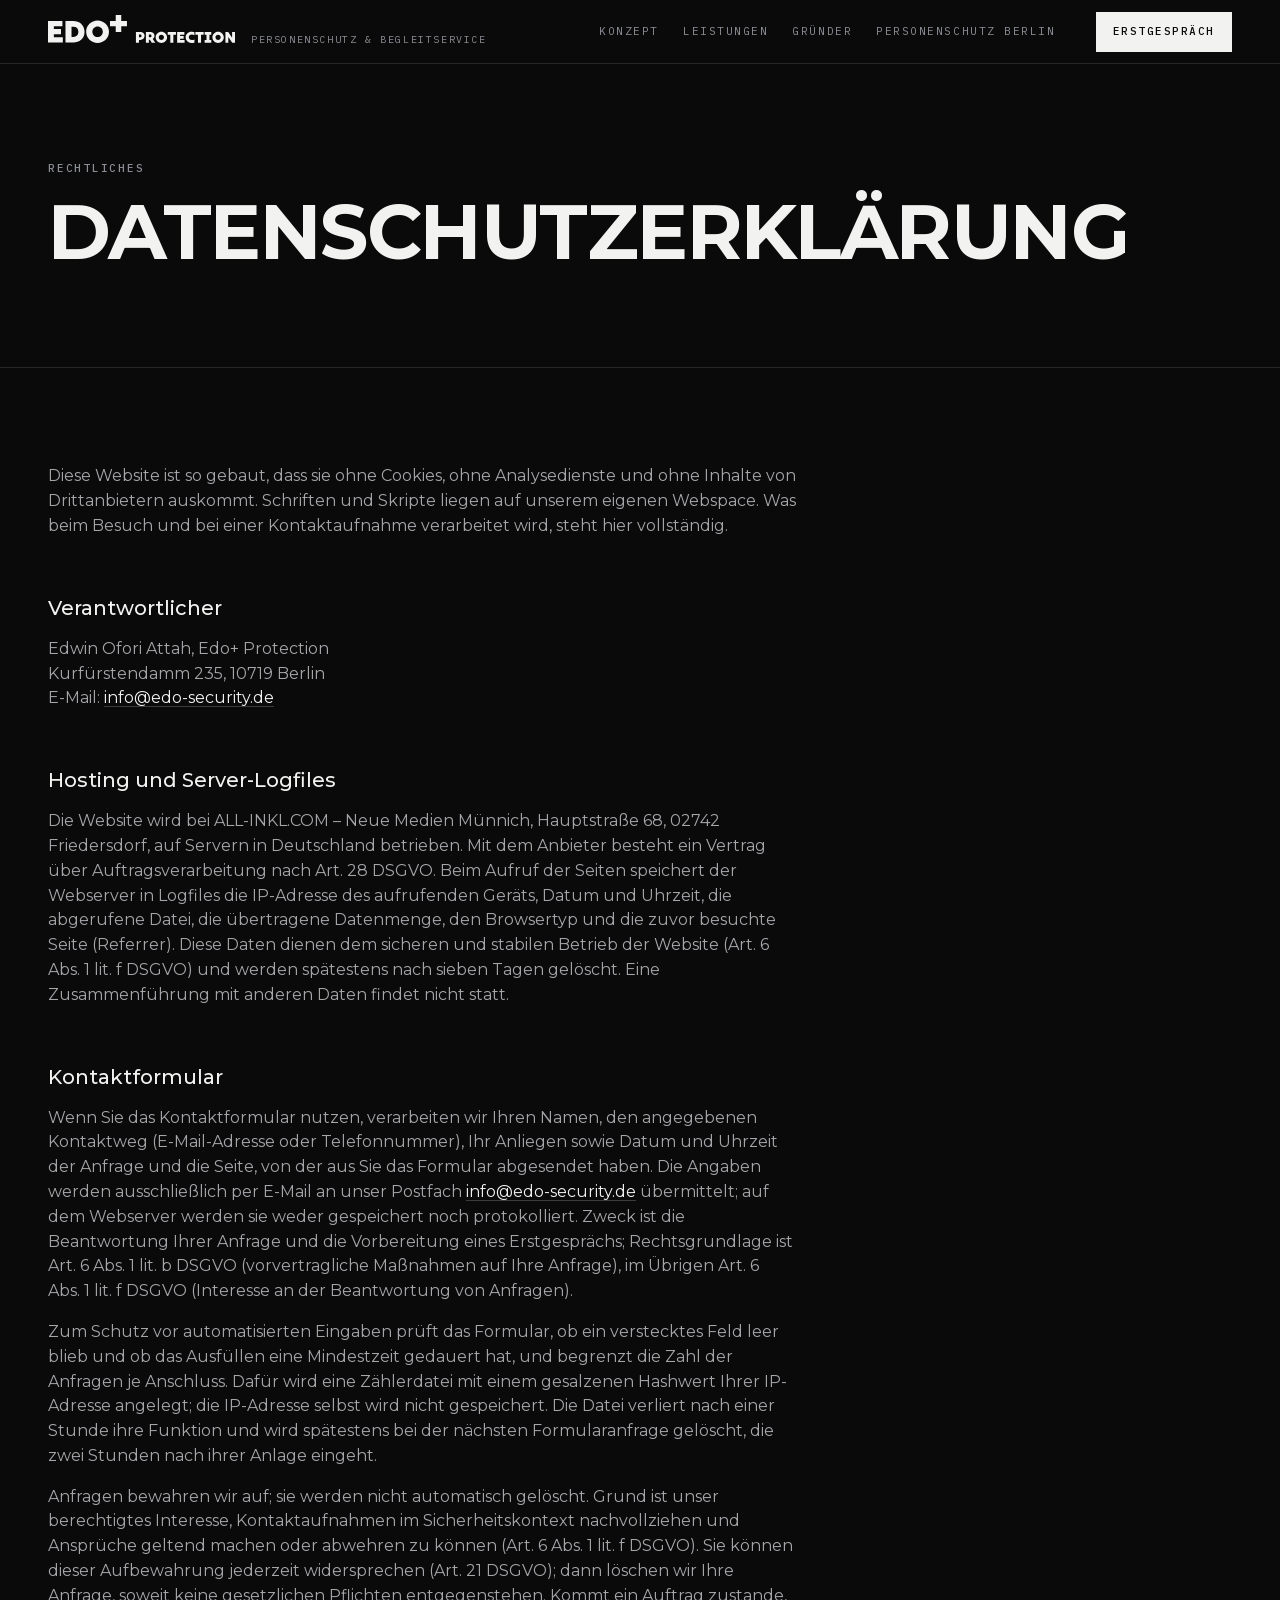
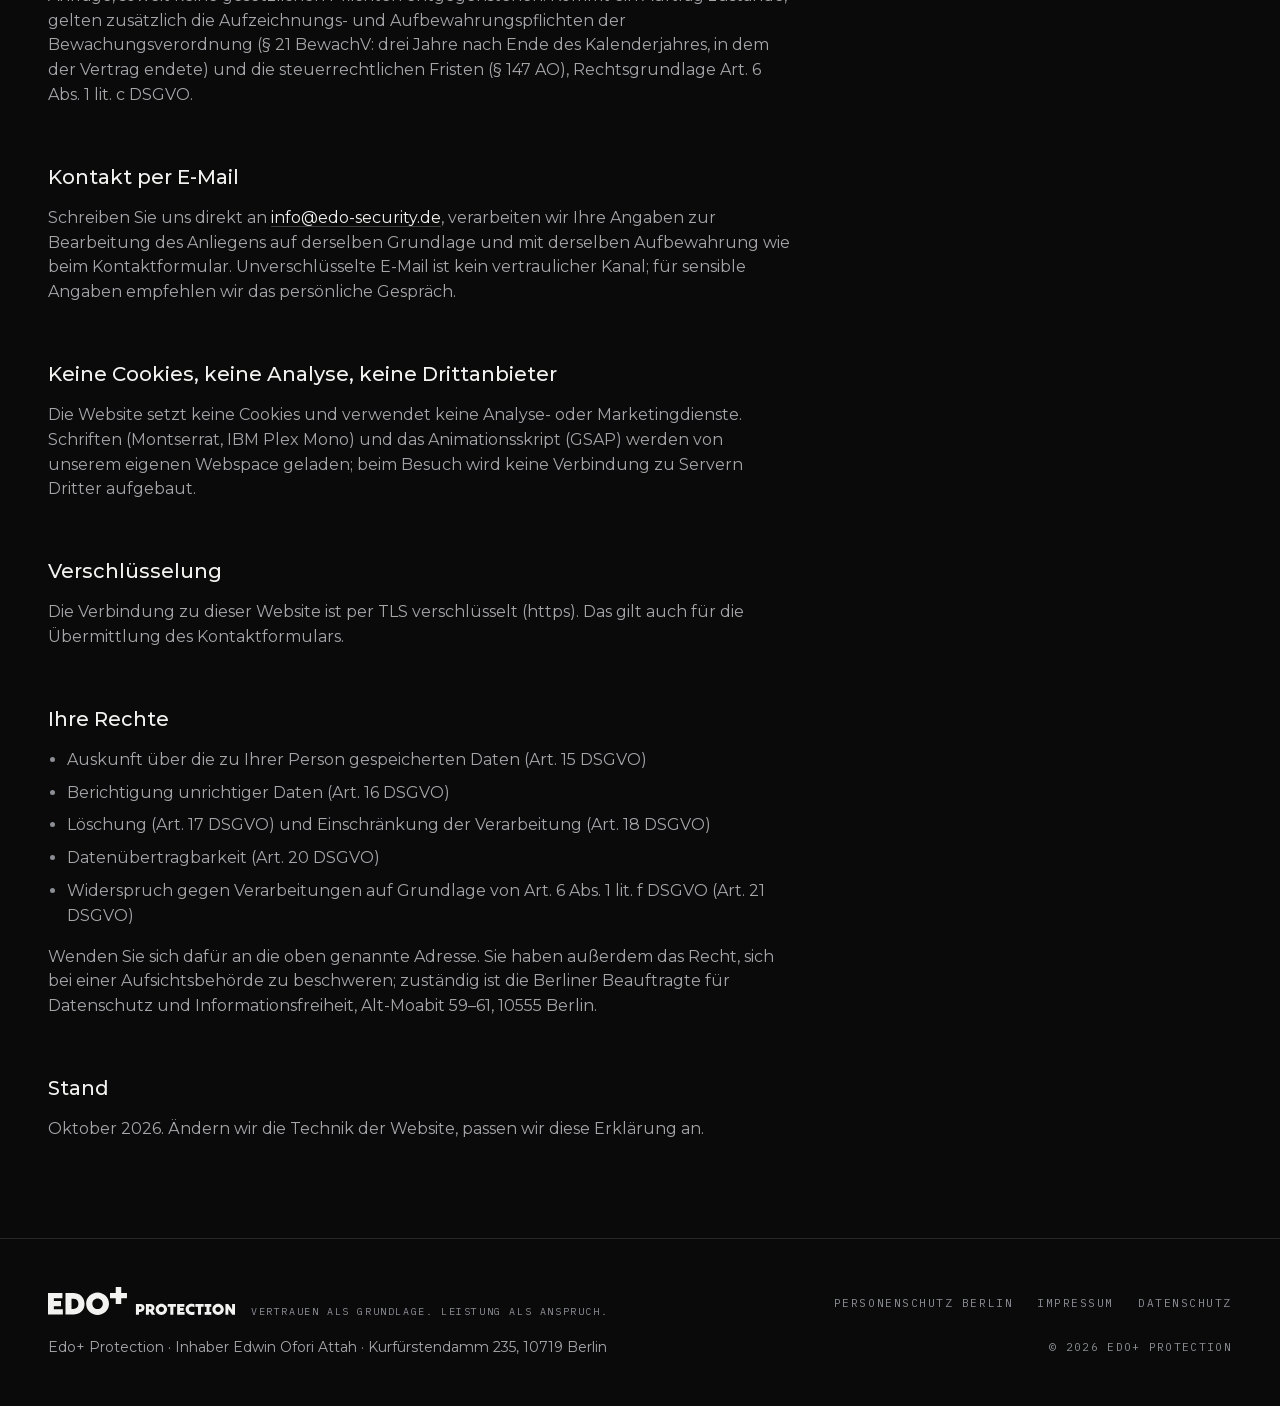
<file: datenschutz/index.html>
<!DOCTYPE html>
<html lang="de">
<head>
  <meta charset="utf-8">
  <meta name="viewport" content="width=device-width, initial-scale=1">
  <title>Datenschutzerklärung | Edo+ Protection</title>
  <meta name="description" content="Datenschutzerklärung von Edo+ Protection: Hosting, Kontaktformular, Ihre Rechte. Keine Cookies, keine Drittanbieter.">
  <meta name="robots" content="noindex, follow">
  <meta name="theme-color" content="#0A0A0B">
  <meta name="color-scheme" content="dark">
  <link rel="icon" type="image/svg+xml" href="data:image/svg+xml,%3Csvg%20xmlns='http://www.w3.org/2000/svg'%20viewBox='0%200%2032%2032'%20width='32'%20height='32'%3E%3Crect%20width='32'%20height='32'%20fill='%230A0A0B'/%3E%3Cpath%20fill='%23F2F2F0'%20transform='translate(-5.64%20-3.5)%20scale(0.09054)'%20d='M%20311.758977,321.44726%20L%20166.352631,321.44726%20L%20166.352631,109.375571%20L%20307.556696,109.375571%20L%20307.556696,162.315942%20L%20223.871552,162.315942%20L%20223.871552,188.757961%20L%20293.555928,188.757961%20L%20293.555928,240.515084%20L%20223.871552,240.515084%20L%20223.871552,268.406415%20L%20311.758977,268.406415%20L%20311.758977,321.447259%20Z'/%3E%3C/svg%3E">
  <link rel="alternate icon" href="../assets/brand/edo-favicon.ico" sizes="16x16 32x32 48x48">
  <link rel="apple-touch-icon" href="../assets/brand/edo-apple-touch-icon.png">
  <link rel="canonical" href="https://www.edo-security.de/datenschutz/">
  <link rel="preload" as="font" type="font/woff2" crossorigin href="../assets/fonts/ibm-plex-mono-400-latin.woff2">
  <link rel="stylesheet" href="../styles.css?v=30">
  <script>document.documentElement.classList.add('js');setTimeout(function(){if(!window.gsap){document.documentElement.classList.remove('js');}},2500);</script>
  <script defer src="../assets/vendor/gsap/gsap.min.js"></script>
  <script defer src="../assets/vendor/gsap/ScrollTrigger.min.js"></script>
  <script defer src="../script.js?v=30"></script>
</head>
<body>
  <a class="skip-link" href="#main">Zum Inhalt springen</a>
  <header class="site-header">
    <div class="site-header__inner">
      <a class="brand" href="../" aria-label="Edo+ Protection — zur Startseite">
        <img class="brand__logo" src="../assets/brand/edo-plus-protection-horizontal-paper.svg" alt="" width="1833" height="274" decoding="async">
        <span class="brand__sub">Personenschutz &amp; Begleitservice</span>
      </a>

      <!-- Toggle sits before the nav in DOM order so Tab moves from the button straight into the open overlay. -->
      <button class="menu-toggle" type="button" aria-controls="site-nav" aria-expanded="false" aria-label="Menü öffnen">
        <span class="menu-toggle__label">Menü</span>
      </button>

      <nav class="site-nav" id="site-nav" aria-label="Hauptnavigation">
        <ul class="site-nav__list" role="list">
          <li><a href="../#konzept">Konzept</a></li>
          <li><a href="../#leistungen">Leistungen</a></li>
          <li><a href="../#gruender">Gründer</a></li>
          <li><a href="../personenschutz-berlin/">Personenschutz Berlin</a></li>
        </ul>

        <div class="site-nav__meta">
          <!-- Language switch slot (reserved, hidden until the English version exists).
               TODO: remove `hidden` from the group and the EN link, point EN to /en/ once translated;
               the switch adds ≈60px to the header — then hide .brand__sub below ~1100px instead of 1024px. -->
          <div class="lang-switch" role="group" aria-label="Sprache" hidden>
            <a class="lang-switch__item is-active" href="#" aria-current="page" lang="de">DE</a>
            <span class="lang-switch__sep" aria-hidden="true" hidden>/</span>
            <a class="lang-switch__item" href="#" lang="en" hreflang="en" hidden>EN</a>
          </div>
          <a class="btn btn--primary btn--sm" href="../#kontakt">Erstgespräch</a>
        </div>
      </nav>

    </div>
  </header>

  <main id="main" tabindex="-1">
    <section class="section lp-hero lp-hero--legal" aria-labelledby="page-title">
      <p class="eyebrow">Rechtliches</p>
      <h1 class="lp-hero__title" id="page-title">Datenschutz&shy;erklärung</h1>
    </section>
    <section class="section">
      <div class="legal">
        <p>Diese Website ist so gebaut, dass sie ohne Cookies, ohne Analysedienste und ohne Inhalte von Drittanbietern auskommt. Schriften und Skripte liegen auf unserem eigenen Webspace. Was beim Besuch und bei einer Kontaktaufnahme verarbeitet wird, steht hier vollständig.</p>
        <h2>Verantwortlicher</h2>
        <address>
          <p>Edwin Ofori Attah, Edo+ Protection<br>Kurfürstendamm 235, 10719 Berlin<br>E-Mail: <a href="mailto:info@edo-security.de">info@edo-security.de</a></p>
        </address>
        <h2>Hosting und Server-Logfiles</h2>
        <p>Die Website wird bei ALL-INKL.COM – Neue Medien Münnich, Hauptstraße 68, 02742 Friedersdorf, auf Servern in Deutschland betrieben. Mit dem Anbieter besteht ein Vertrag über Auftragsverarbeitung nach Art.&nbsp;28 DSGVO. Beim Aufruf der Seiten speichert der Webserver in Logfiles die IP-Adresse des aufrufenden Geräts, Datum und Uhrzeit, die abgerufene Datei, die übertragene Datenmenge, den Browsertyp und die zuvor besuchte Seite (Referrer). Diese Daten dienen dem sicheren und stabilen Betrieb der Website (Art.&nbsp;6 Abs.&nbsp;1 lit.&nbsp;f DSGVO) und werden spätestens nach sieben Tagen gelöscht. Eine Zusammenführung mit anderen Daten findet nicht statt.</p>
        <h2>Kontaktformular</h2>
        <p>Wenn Sie das Kontaktformular nutzen, verarbeiten wir Ihren Namen, den angegebenen Kontaktweg (E-Mail-Adresse oder Telefonnummer), Ihr Anliegen sowie Datum und Uhrzeit der Anfrage und die Seite, von der aus Sie das Formular abgesendet haben. Die Angaben werden ausschließlich per E-Mail an unser Postfach <a href="mailto:info@edo-security.de">info@edo-security.de</a> übermittelt; auf dem Webserver werden sie weder gespeichert noch protokolliert. Zweck ist die Beantwortung Ihrer Anfrage und die Vorbereitung eines Erstgesprächs; Rechtsgrundlage ist Art.&nbsp;6 Abs.&nbsp;1 lit.&nbsp;b DSGVO (vorvertragliche Maßnahmen auf Ihre Anfrage), im Übrigen Art.&nbsp;6 Abs.&nbsp;1 lit.&nbsp;f DSGVO (Interesse an der Beantwortung von Anfragen).</p>
        <p>Zum Schutz vor automatisierten Eingaben prüft das Formular, ob ein verstecktes Feld leer blieb und ob das Ausfüllen eine Mindestzeit gedauert hat, und begrenzt die Zahl der Anfragen je Anschluss. Dafür wird eine Zählerdatei mit einem gesalzenen Hashwert Ihrer IP-Adresse angelegt; die IP-Adresse selbst wird nicht gespeichert. Die Datei verliert nach einer Stunde ihre Funktion und wird spätestens bei der nächsten Formularanfrage gelöscht, die zwei Stunden nach ihrer Anlage eingeht.</p>
        <p>Anfragen bewahren wir auf; sie werden nicht automatisch gelöscht. Grund ist unser berechtigtes Interesse, Kontaktaufnahmen im Sicherheitskontext nachvollziehen und Ansprüche geltend machen oder abwehren zu können (Art.&nbsp;6 Abs.&nbsp;1 lit.&nbsp;f DSGVO). Sie können dieser Aufbewahrung jederzeit widersprechen (Art.&nbsp;21 DSGVO); dann löschen wir Ihre Anfrage, soweit keine gesetzlichen Pflichten entgegenstehen. Kommt ein Auftrag zustande, gelten zusätzlich die Aufzeichnungs- und Aufbewahrungspflichten der Bewachungsverordnung (§&nbsp;21 BewachV: drei Jahre nach Ende des Kalenderjahres, in dem der Vertrag endete) und die steuerrechtlichen Fristen (§&nbsp;147 AO), Rechtsgrundlage Art.&nbsp;6 Abs.&nbsp;1 lit.&nbsp;c DSGVO.</p>
        <h2>Kontakt per E-Mail</h2>
        <p>Schreiben Sie uns direkt an <a href="mailto:info@edo-security.de">info@edo-security.de</a>, verarbeiten wir Ihre Angaben zur Bearbeitung des Anliegens auf derselben Grundlage und mit derselben Aufbewahrung wie beim Kontaktformular. Unverschlüsselte E-Mail ist kein vertraulicher Kanal; für sensible Angaben empfehlen wir das persönliche Gespräch.</p>
        <h2>Keine Cookies, keine Analyse, keine Drittanbieter</h2>
        <p>Die Website setzt keine Cookies und verwendet keine Analyse- oder Marketingdienste. Schriften (Montserrat, IBM Plex Mono) und das Animationsskript (GSAP) werden von unserem eigenen Webspace geladen; beim Besuch wird keine Verbindung zu Servern Dritter aufgebaut.</p>
        <h2>Verschlüsselung</h2>
        <p>Die Verbindung zu dieser Website ist per TLS verschlüsselt (https). Das gilt auch für die Übermittlung des Kontaktformulars.</p>
        <h2>Ihre Rechte</h2>
        <ul>
          <li>Auskunft über die zu Ihrer Person gespeicherten Daten (Art.&nbsp;15 DSGVO)</li>
          <li>Berichtigung unrichtiger Daten (Art.&nbsp;16 DSGVO)</li>
          <li>Löschung (Art.&nbsp;17 DSGVO) und Einschränkung der Verarbeitung (Art.&nbsp;18 DSGVO)</li>
          <li>Datenübertragbarkeit (Art.&nbsp;20 DSGVO)</li>
          <li>Widerspruch gegen Verarbeitungen auf Grundlage von Art.&nbsp;6 Abs.&nbsp;1 lit.&nbsp;f DSGVO (Art.&nbsp;21 DSGVO)</li>
        </ul>
        <p>Wenden Sie sich dafür an die oben genannte Adresse. Sie haben außerdem das Recht, sich bei einer Aufsichtsbehörde zu beschweren; zuständig ist die Berliner Beauftragte für Datenschutz und Informationsfreiheit, Alt-Moabit 59–61, 10555 Berlin.</p>
        <h2>Stand</h2>
        <p>Oktober 2026. Ändern wir die Technik der Website, passen wir diese Erklärung an.</p>
      </div>
    </section>
  </main>

  <footer class="site-footer">
    <div class="site-footer__grid">
      <p class="brand brand--footer">
        <img class="brand__logo" src="../assets/brand/edo-plus-protection-horizontal-paper.svg" alt="Edo+ Protection" width="1833" height="274" loading="lazy" decoding="async">
        <span class="brand__sub">Vertrauen als Grundlage. Leistung als Anspruch.</span>
      </p>
      <ul class="site-footer__links" role="list">
        <li><a href="../personenschutz-berlin/">Personenschutz Berlin</a></li>
        <li><a href="../impressum/">Impressum</a></li>
        <li><a href="./" aria-current="page">Datenschutz</a></li>
      </ul>
      <!-- Legal form per Edwin (02.10.): Einzelunternehmen, owner Edwin Ofori Attah; full address in impressum/. -->
      <p class="site-footer__legal">Edo+ Protection&nbsp;·&nbsp;Inhaber Edwin Ofori Attah&nbsp;·&nbsp;Kurfürstendamm 235, 10719 Berlin</p>
      <p class="site-footer__copy">© <span id="year">2026</span> Edo+ Protection</p>
    </div>
  </footer>
</body>
</html>
</file>
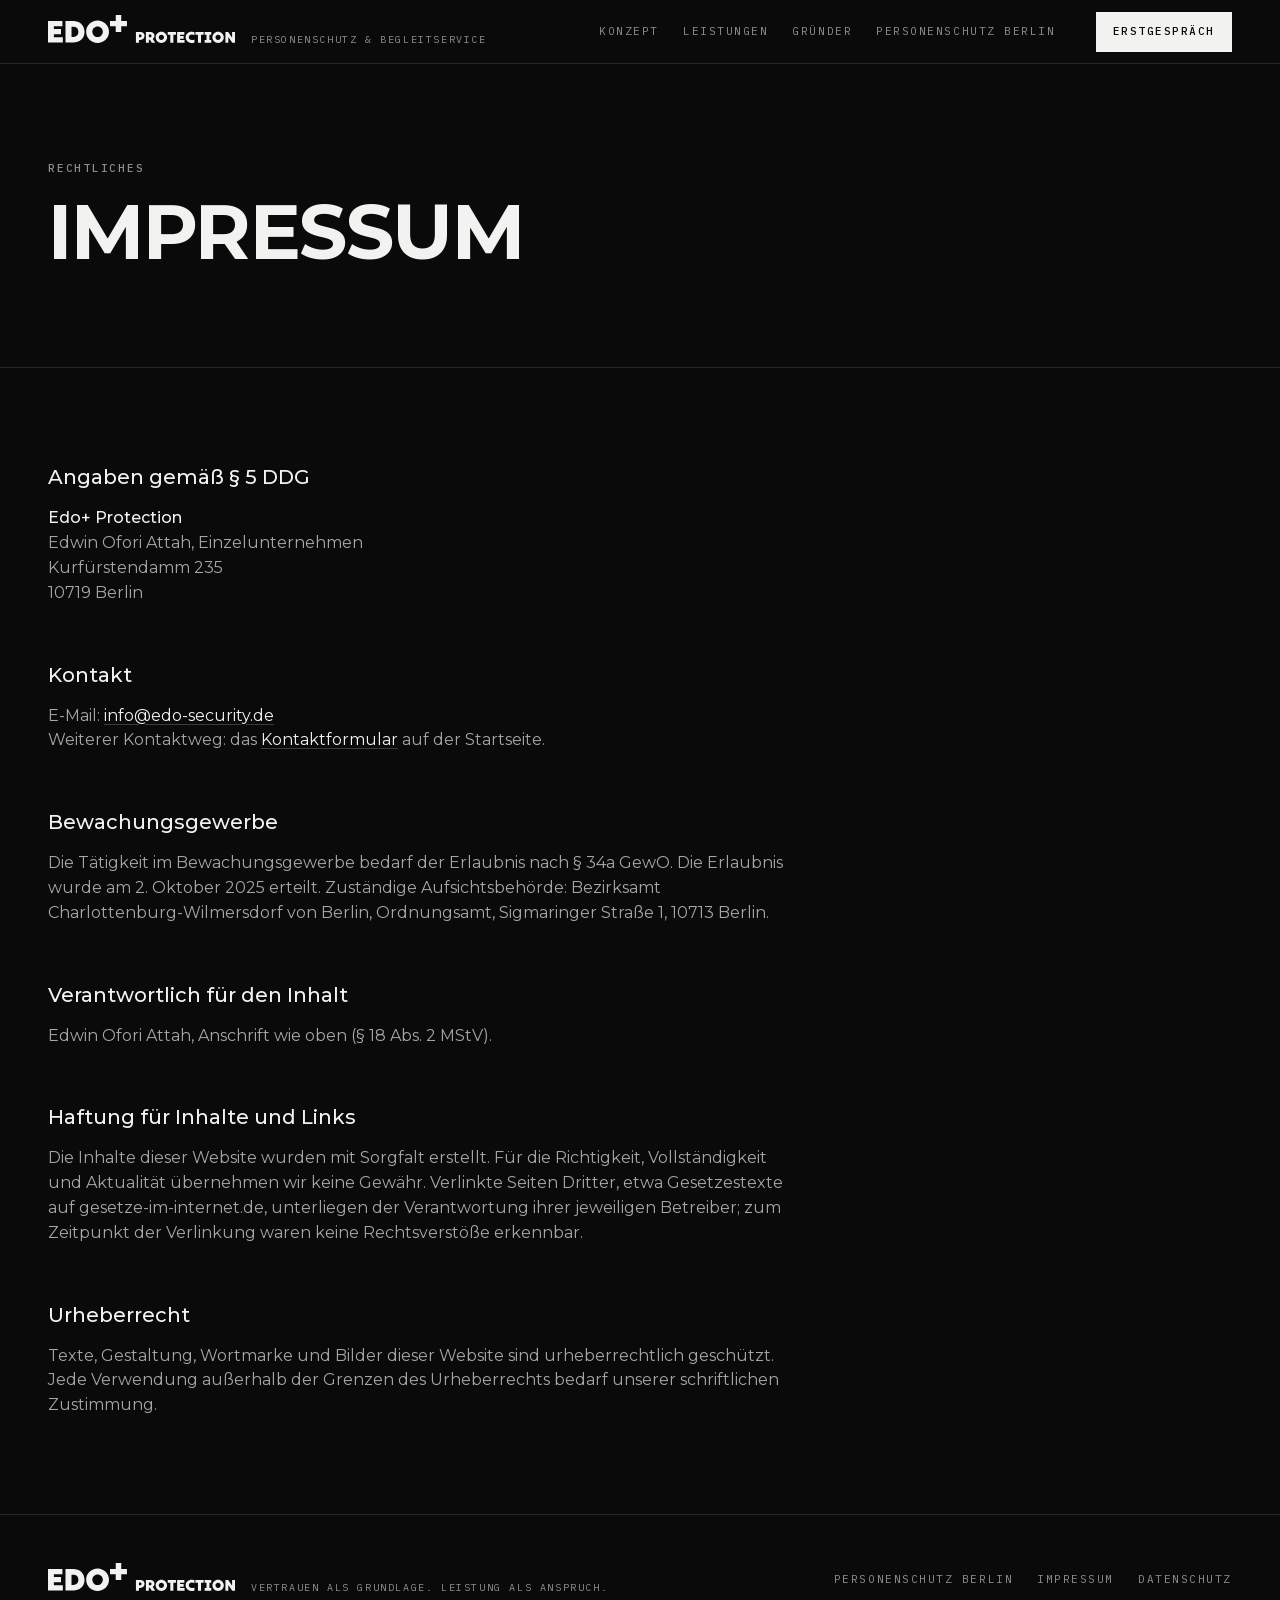
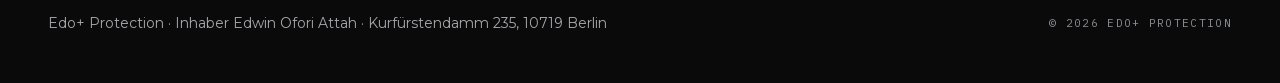
<file: impressum/index.html>
<!DOCTYPE html>
<html lang="de">
<head>
  <meta charset="utf-8">
  <meta name="viewport" content="width=device-width, initial-scale=1">
  <title>Impressum | Edo+ Protection</title>
  <meta name="description" content="Impressum von Edo+ Protection, Edwin Ofori Attah, Berlin.">
  <meta name="robots" content="noindex, follow">
  <meta name="theme-color" content="#0A0A0B">
  <meta name="color-scheme" content="dark">
  <link rel="icon" type="image/svg+xml" href="data:image/svg+xml,%3Csvg%20xmlns='http://www.w3.org/2000/svg'%20viewBox='0%200%2032%2032'%20width='32'%20height='32'%3E%3Crect%20width='32'%20height='32'%20fill='%230A0A0B'/%3E%3Cpath%20fill='%23F2F2F0'%20transform='translate(-5.64%20-3.5)%20scale(0.09054)'%20d='M%20311.758977,321.44726%20L%20166.352631,321.44726%20L%20166.352631,109.375571%20L%20307.556696,109.375571%20L%20307.556696,162.315942%20L%20223.871552,162.315942%20L%20223.871552,188.757961%20L%20293.555928,188.757961%20L%20293.555928,240.515084%20L%20223.871552,240.515084%20L%20223.871552,268.406415%20L%20311.758977,268.406415%20L%20311.758977,321.447259%20Z'/%3E%3C/svg%3E">
  <link rel="alternate icon" href="../assets/brand/edo-favicon.ico" sizes="16x16 32x32 48x48">
  <link rel="apple-touch-icon" href="../assets/brand/edo-apple-touch-icon.png">
  <link rel="canonical" href="https://www.edo-security.de/impressum/">
  <link rel="preload" as="font" type="font/woff2" crossorigin href="../assets/fonts/ibm-plex-mono-400-latin.woff2">
  <link rel="stylesheet" href="../styles.css?v=30">
  <script>document.documentElement.classList.add('js');setTimeout(function(){if(!window.gsap){document.documentElement.classList.remove('js');}},2500);</script>
  <script defer src="../assets/vendor/gsap/gsap.min.js"></script>
  <script defer src="../assets/vendor/gsap/ScrollTrigger.min.js"></script>
  <script defer src="../script.js?v=30"></script>
</head>
<body>
  <a class="skip-link" href="#main">Zum Inhalt springen</a>
  <header class="site-header">
    <div class="site-header__inner">
      <a class="brand" href="../" aria-label="Edo+ Protection — zur Startseite">
        <img class="brand__logo" src="../assets/brand/edo-plus-protection-horizontal-paper.svg" alt="" width="1833" height="274" decoding="async">
        <span class="brand__sub">Personenschutz &amp; Begleitservice</span>
      </a>

      <!-- Toggle sits before the nav in DOM order so Tab moves from the button straight into the open overlay. -->
      <button class="menu-toggle" type="button" aria-controls="site-nav" aria-expanded="false" aria-label="Menü öffnen">
        <span class="menu-toggle__label">Menü</span>
      </button>

      <nav class="site-nav" id="site-nav" aria-label="Hauptnavigation">
        <ul class="site-nav__list" role="list">
          <li><a href="../#konzept">Konzept</a></li>
          <li><a href="../#leistungen">Leistungen</a></li>
          <li><a href="../#gruender">Gründer</a></li>
          <li><a href="../personenschutz-berlin/">Personenschutz Berlin</a></li>
        </ul>

        <div class="site-nav__meta">
          <!-- Language switch slot (reserved, hidden until the English version exists).
               TODO: remove `hidden` from the group and the EN link, point EN to /en/ once translated;
               the switch adds ≈60px to the header — then hide .brand__sub below ~1100px instead of 1024px. -->
          <div class="lang-switch" role="group" aria-label="Sprache" hidden>
            <a class="lang-switch__item is-active" href="#" aria-current="page" lang="de">DE</a>
            <span class="lang-switch__sep" aria-hidden="true" hidden>/</span>
            <a class="lang-switch__item" href="#" lang="en" hreflang="en" hidden>EN</a>
          </div>
          <a class="btn btn--primary btn--sm" href="../#kontakt">Erstgespräch</a>
        </div>
      </nav>

    </div>
  </header>

  <main id="main" tabindex="-1">
    <section class="section lp-hero lp-hero--legal" aria-labelledby="page-title">
      <p class="eyebrow">Rechtliches</p>
      <h1 class="lp-hero__title" id="page-title">Impressum</h1>
    </section>
    <section class="section">
      <div class="legal">
        <h2>Angaben gemäß §&nbsp;5 DDG</h2>
        <address>
          <p><strong>Edo+ Protection</strong><br>Edwin Ofori Attah, Einzelunternehmen<br>Kurfürstendamm 235<br>10719 Berlin</p>
        </address>
        <h2>Kontakt</h2>
        <p>E-Mail: <a href="mailto:info@edo-security.de">info@edo-security.de</a><br>Weiterer Kontaktweg: das <a href="../#kontakt">Kontaktformular</a> auf der Startseite.</p>
        <h2>Bewachungsgewerbe</h2>
        <p>Die Tätigkeit im Bewachungsgewerbe bedarf der Erlaubnis nach §&nbsp;34a GewO. Die Erlaubnis wurde am 2.&nbsp;Oktober 2025 erteilt. Zuständige Aufsichtsbehörde: Bezirksamt Charlottenburg-Wilmersdorf von Berlin, Ordnungsamt, Sigmaringer Straße 1, 10713 Berlin.</p>
        <h2>Verantwortlich für den Inhalt</h2>
        <p>Edwin Ofori Attah, Anschrift wie oben (§&nbsp;18 Abs.&nbsp;2 MStV).</p>
        <h2>Haftung für Inhalte und Links</h2>
        <p>Die Inhalte dieser Website wurden mit Sorgfalt erstellt. Für die Richtigkeit, Vollständigkeit und Aktualität übernehmen wir keine Gewähr. Verlinkte Seiten Dritter, etwa Gesetzestexte auf gesetze-im-internet.de, unterliegen der Verantwortung ihrer jeweiligen Betreiber; zum Zeitpunkt der Verlinkung waren keine Rechtsverstöße erkennbar.</p>
        <h2>Urheberrecht</h2>
        <p>Texte, Gestaltung, Wortmarke und Bilder dieser Website sind urheberrechtlich geschützt. Jede Verwendung außerhalb der Grenzen des Urheberrechts bedarf unserer schriftlichen Zustimmung.</p>
      </div>
    </section>
  </main>

  <footer class="site-footer">
    <div class="site-footer__grid">
      <p class="brand brand--footer">
        <img class="brand__logo" src="../assets/brand/edo-plus-protection-horizontal-paper.svg" alt="Edo+ Protection" width="1833" height="274" loading="lazy" decoding="async">
        <span class="brand__sub">Vertrauen als Grundlage. Leistung als Anspruch.</span>
      </p>
      <ul class="site-footer__links" role="list">
        <li><a href="../personenschutz-berlin/">Personenschutz Berlin</a></li>
        <li><a href="./" aria-current="page">Impressum</a></li>
        <li><a href="../datenschutz/">Datenschutz</a></li>
      </ul>
      <!-- Legal form per Edwin (02.10.): Einzelunternehmen, owner Edwin Ofori Attah; full address in impressum/. -->
      <p class="site-footer__legal">Edo+ Protection&nbsp;·&nbsp;Inhaber Edwin Ofori Attah&nbsp;·&nbsp;Kurfürstendamm 235, 10719 Berlin</p>
      <p class="site-footer__copy">© <span id="year">2026</span> Edo+ Protection</p>
    </div>
  </footer>
</body>
</html>
</file>
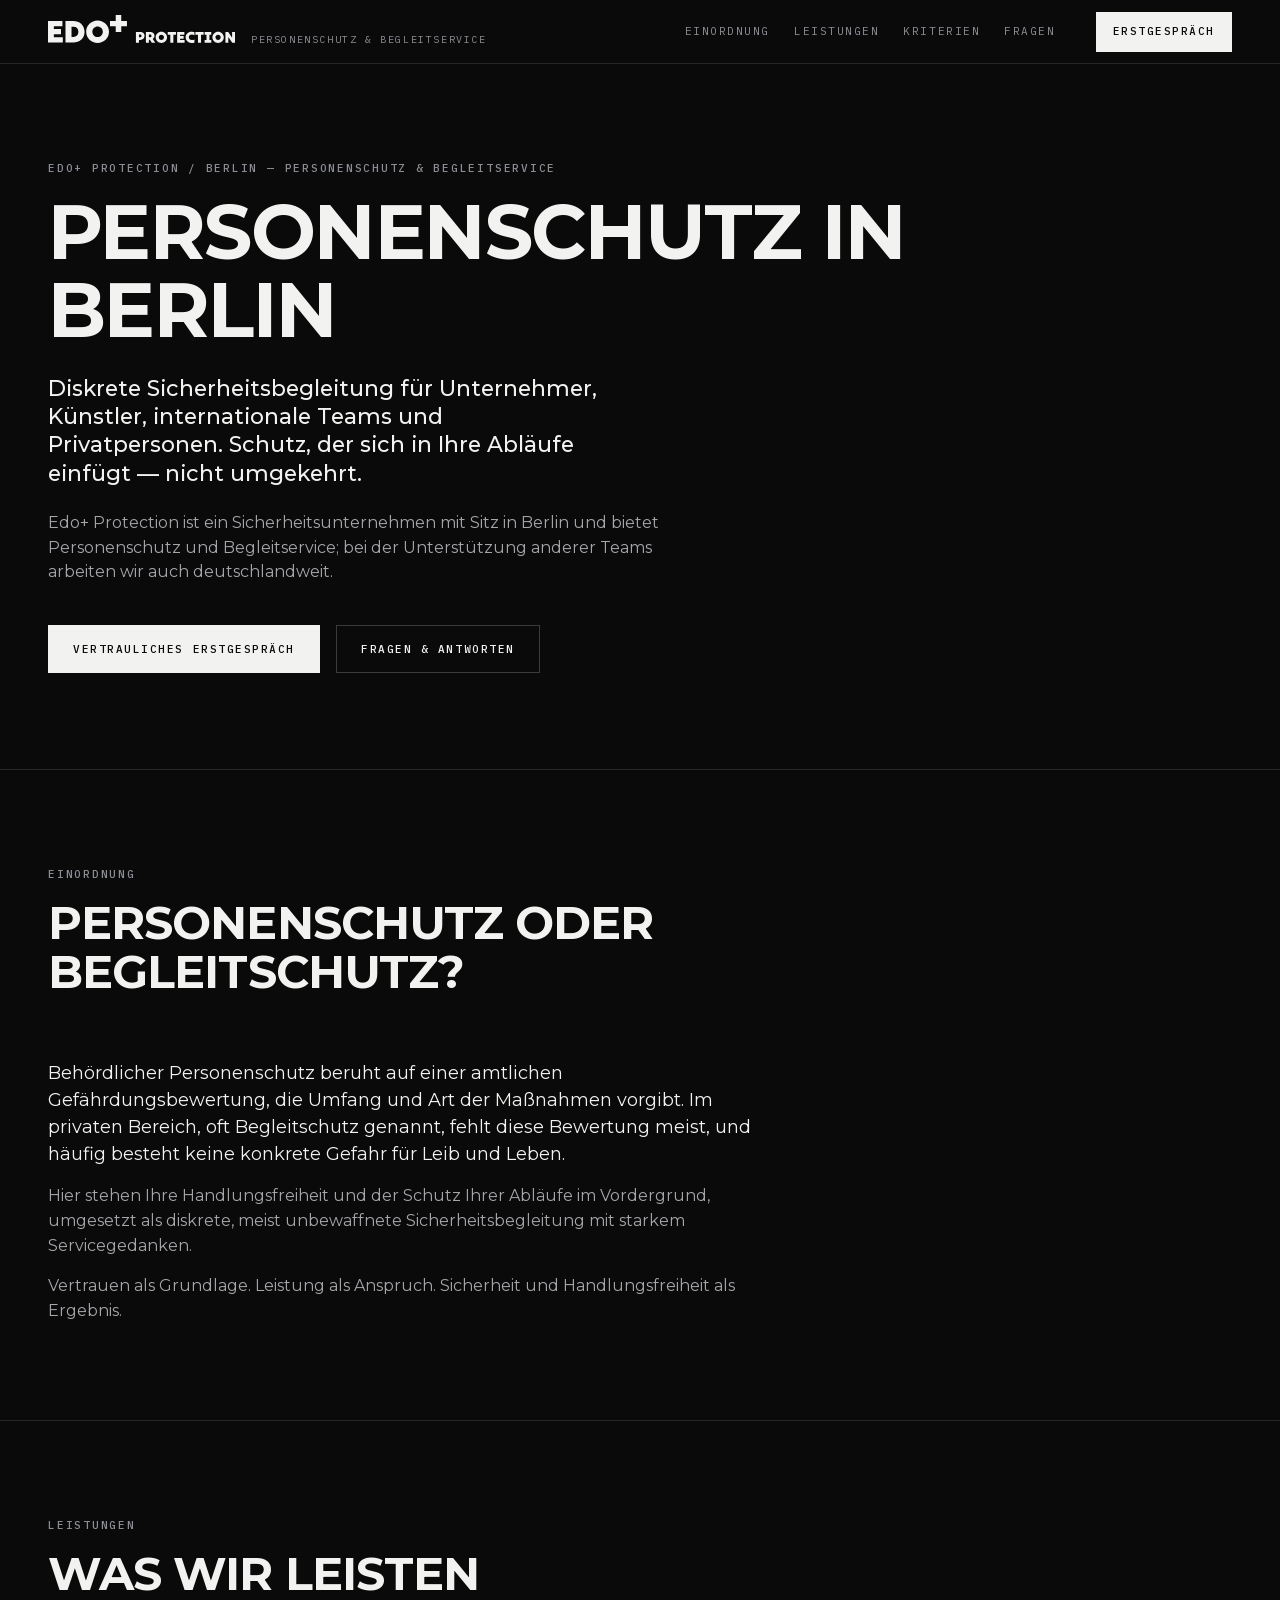
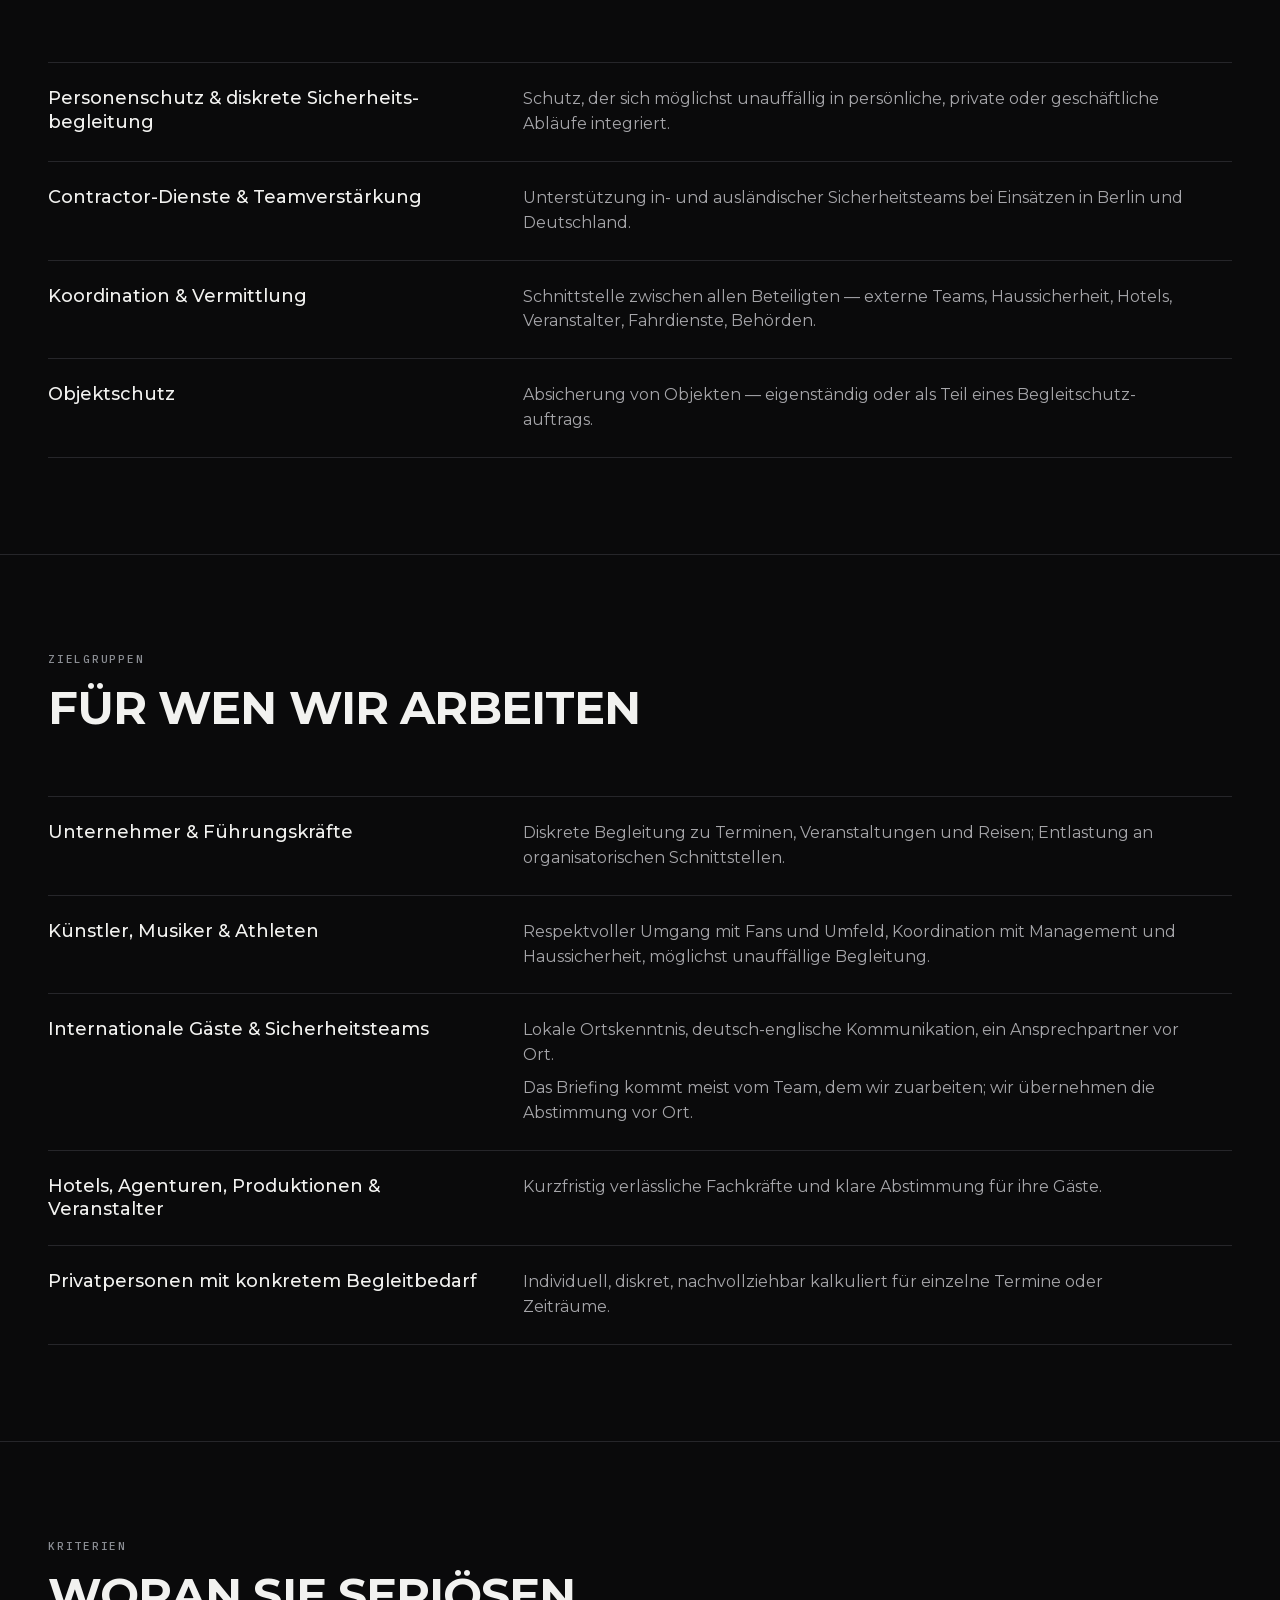
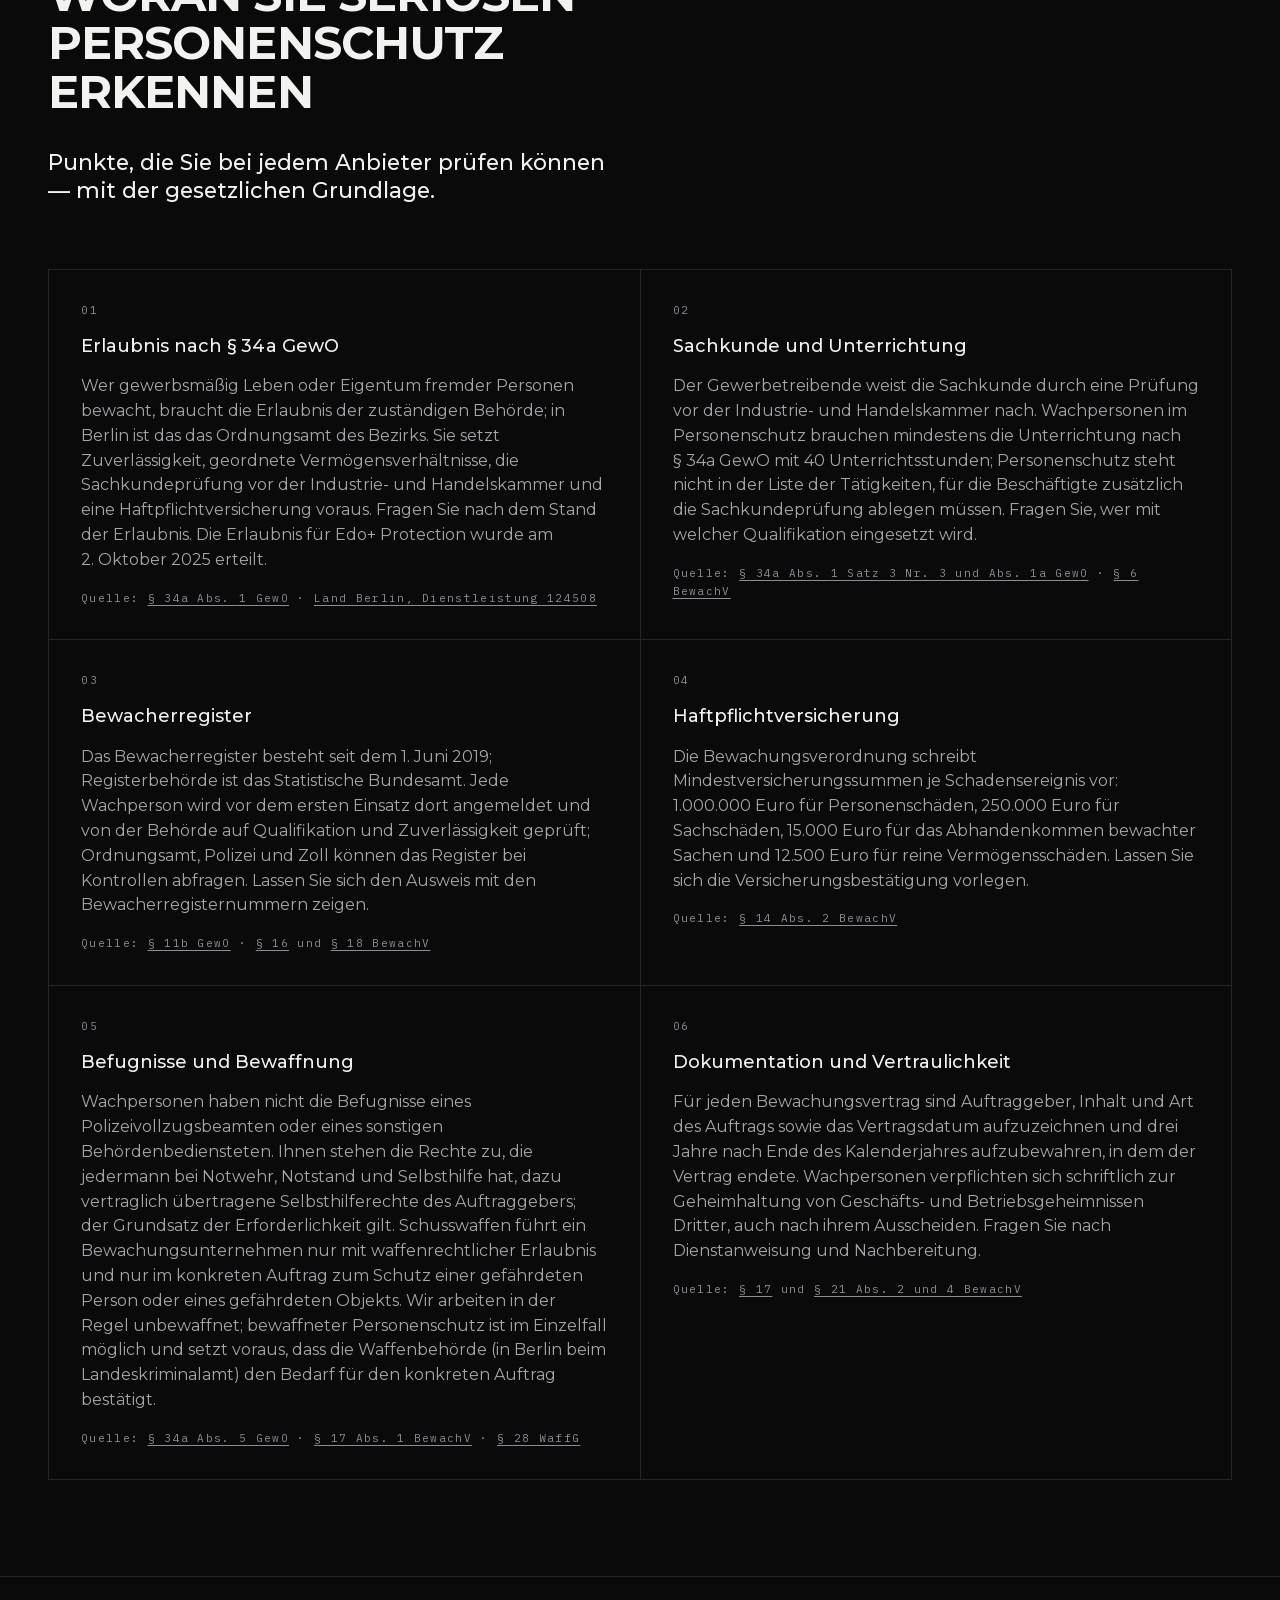
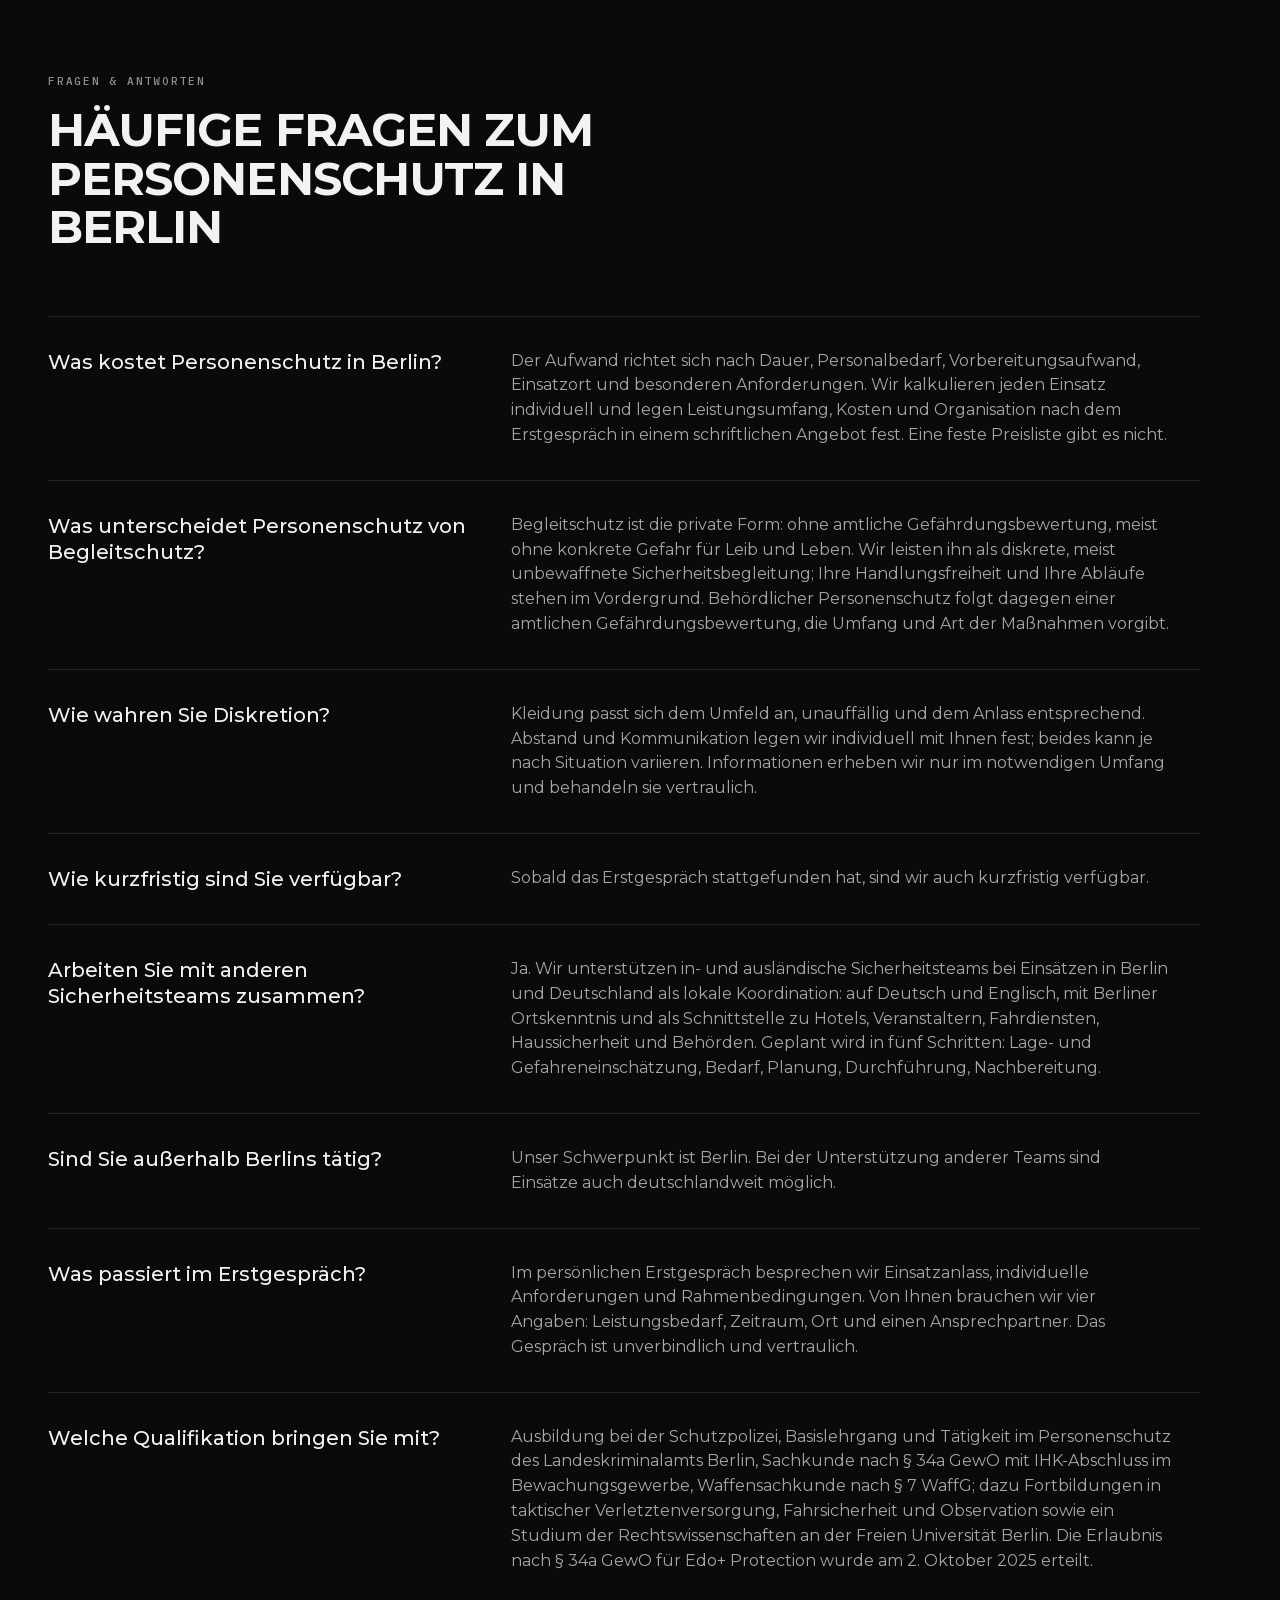
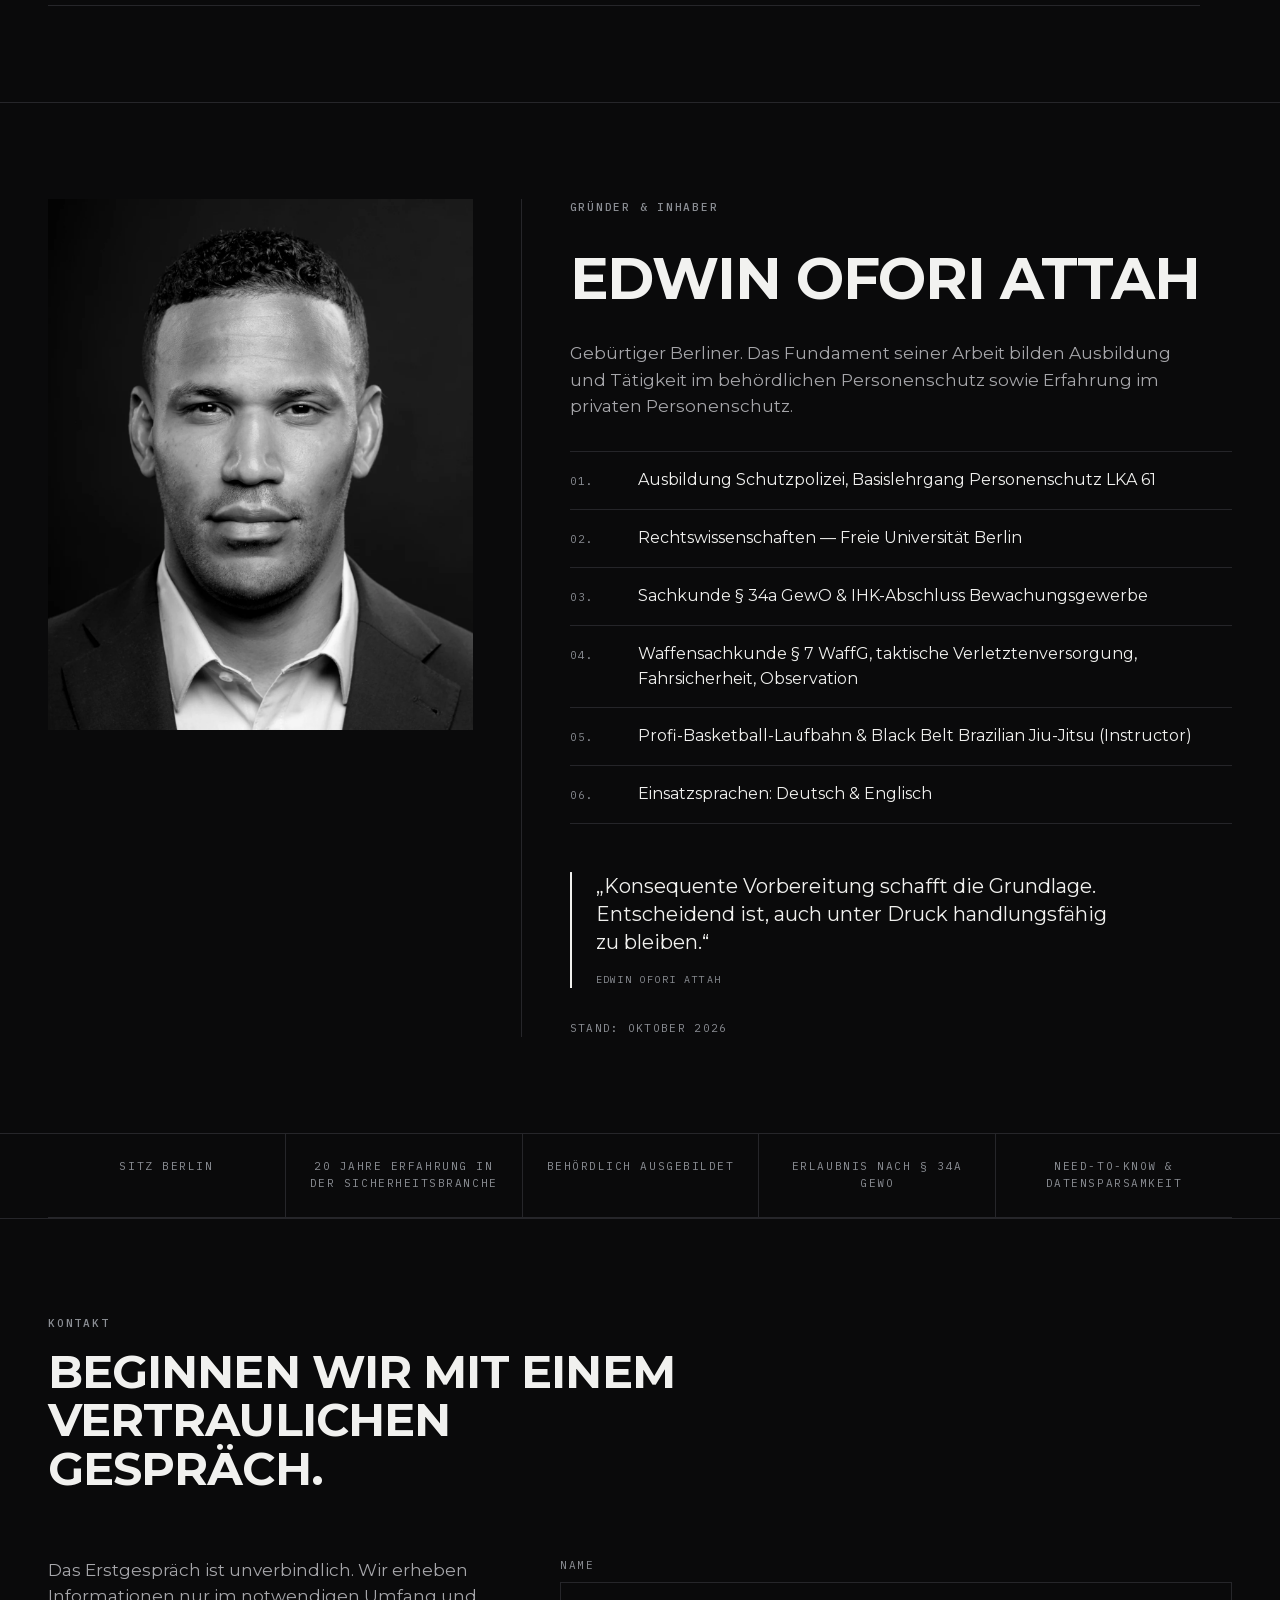
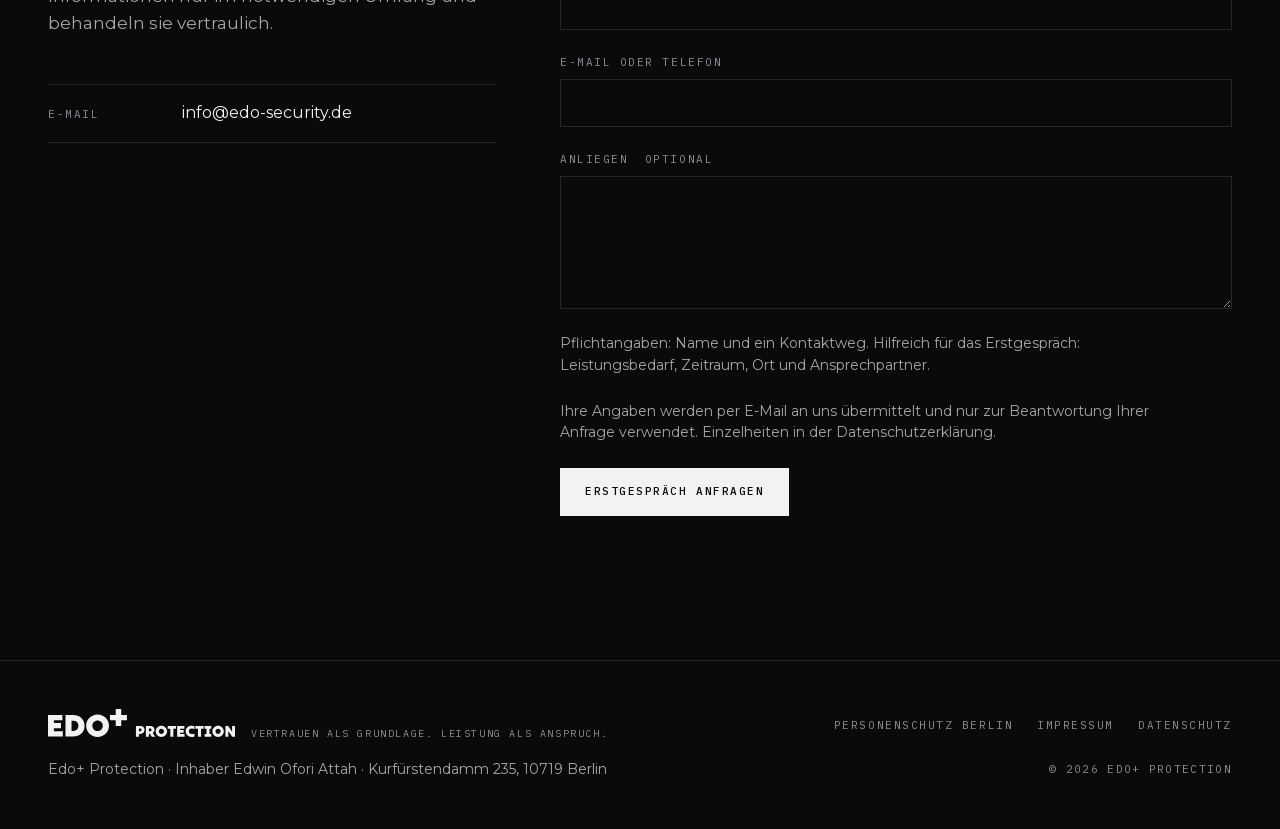
<file: personenschutz-berlin/index.html>
<!DOCTYPE html>
<html lang="de">
<head>
  <meta charset="utf-8">
  <meta name="viewport" content="width=device-width, initial-scale=1">
  <meta name="robots" content="noindex, nofollow">   <!-- preview build: keep out of search engines -->
  <title>Personenschutz Berlin — diskrete Sicherheitsbegleitung | Edo+ Protection</title>
  <meta name="description" content="Personenschutz in Berlin: diskrete Sicherheitsbegleitung für Unternehmer, Künstler, internationale Teams und Privatpersonen. Vertrauliches Erstgespräch.">
  <meta name="theme-color" content="#0A0A0B">
  <meta name="color-scheme" content="dark">
  <link rel="icon" type="image/svg+xml" href="data:image/svg+xml,%3Csvg%20xmlns='http://www.w3.org/2000/svg'%20viewBox='0%200%2032%2032'%20width='32'%20height='32'%3E%3Crect%20width='32'%20height='32'%20fill='%230A0A0B'/%3E%3Cpath%20fill='%23F2F2F0'%20transform='translate(-5.64%20-3.5)%20scale(0.09054)'%20d='M%20311.758977,321.44726%20L%20166.352631,321.44726%20L%20166.352631,109.375571%20L%20307.556696,109.375571%20L%20307.556696,162.315942%20L%20223.871552,162.315942%20L%20223.871552,188.757961%20L%20293.555928,188.757961%20L%20293.555928,240.515084%20L%20223.871552,240.515084%20L%20223.871552,268.406415%20L%20311.758977,268.406415%20L%20311.758977,321.447259%20Z'/%3E%3C/svg%3E">
  <link rel="alternate icon" href="../assets/brand/edo-favicon.ico" sizes="16x16 32x32 48x48">
  <link rel="apple-touch-icon" href="../assets/brand/edo-apple-touch-icon.png">
  <link rel="canonical" href="https://www.edo-security.de/personenschutz-berlin/">
  <meta property="og:type" content="website">
  <meta property="og:locale" content="de_DE">
  <meta property="og:site_name" content="Edo+ Protection">
  <meta property="og:title" content="Personenschutz Berlin — diskrete Sicherheitsbegleitung | Edo+ Protection">
  <meta property="og:description" content="Personenschutz in Berlin: diskrete Sicherheitsbegleitung. Einordnung, Kriterien, Fragen und Antworten, vertrauliches Erstgespräch.">
  <meta property="og:url" content="https://www.edo-security.de/personenschutz-berlin/">
  <meta property="og:image" content="https://www.edo-security.de/assets/brand/edo-og-image.png">
  <meta property="og:image:width" content="1200">
  <meta property="og:image:height" content="630">
  <meta name="twitter:card" content="summary_large_image">
  <link rel="preload" as="font" type="font/woff2" crossorigin href="../assets/fonts/ibm-plex-mono-400-latin.woff2">
  <link rel="stylesheet" href="../styles.css?v=30">
  <script>document.documentElement.classList.add('js');setTimeout(function(){if(!window.gsap){document.documentElement.classList.remove('js');}},2500);</script>
  <!-- Service + Person. No FAQPage schema on purpose (SEO/GEO plan, section 6): the questions are visible text. -->
  <script type="application/ld+json">
  {
    "@context": "https://schema.org",
    "@graph": [
      {
        "@type": "Service",
        "@id": "https://www.edo-security.de/personenschutz-berlin/#service",
        "url": "https://www.edo-security.de/personenschutz-berlin/",
        "name": "Personenschutz & Begleitservice Berlin",
        "serviceType": "Personenschutz",
        "description": "Diskrete Sicherheitsbegleitung in Berlin; Unterstützung in- und ausländischer Sicherheitsteams auch deutschlandweit.",
        "areaServed": [ { "@type": "City", "name": "Berlin" }, { "@type": "Country", "name": "Deutschland" } ],
        "availableChannel": { "@type": "ServiceChannel", "availableLanguage": ["de", "en"] },
        "provider": { "@type": "LocalBusiness", "name": "Edo+ Protection", "url": "https://www.edo-security.de/" }
      },
      {
        "@type": "Person",
        "name": "Edwin Ofori Attah",
        "jobTitle": "Gründer & Inhaber",
        "worksFor": { "@type": "LocalBusiness", "name": "Edo+ Protection", "url": "https://www.edo-security.de/" },
        "knowsLanguage": ["de", "en"]
      }
    ]
  }
  </script>
  <script defer src="../assets/vendor/gsap/gsap.min.js"></script>
  <script defer src="../assets/vendor/gsap/ScrollTrigger.min.js"></script>
  <script defer src="../script.js?v=30"></script>
</head>
<body>
  <a class="skip-link" href="#main">Zum Inhalt springen</a>

  <header class="site-header">
    <div class="site-header__inner">
      <a class="brand" href="../" aria-label="Edo+ Protection — zur Startseite">
        <img class="brand__logo" src="../assets/brand/edo-plus-protection-horizontal-paper.svg" alt="" width="1833" height="274" decoding="async">
        <span class="brand__sub">Personenschutz &amp; Begleitservice</span>
      </a>

      <!-- Toggle sits before the nav in DOM order so Tab moves from the button straight into the open overlay. -->
      <button class="menu-toggle" type="button" aria-controls="site-nav" aria-expanded="false" aria-label="Menü öffnen">
        <span class="menu-toggle__label">Menü</span>
      </button>

      <nav class="site-nav" id="site-nav" aria-label="Hauptnavigation">
        <ul class="site-nav__list" role="list">
          <li><a href="#einordnung">Einordnung</a></li>
          <li><a href="#leistungen">Leistungen</a></li>
          <li><a href="#kriterien">Kriterien</a></li>
          <li><a href="#faq">Fragen</a></li>
        </ul>

        <div class="site-nav__meta">
          <!-- Language switch slot (reserved, hidden until the English version exists).
               TODO: remove `hidden` from the group and the EN link, point EN to /en/ once translated;
               the switch adds ≈60px to the header — then hide .brand__sub below ~1100px instead of 1024px. -->
          <div class="lang-switch" role="group" aria-label="Sprache" hidden>
            <a class="lang-switch__item is-active" href="#" aria-current="page" lang="de">DE</a>
            <span class="lang-switch__sep" aria-hidden="true" hidden>/</span>
            <a class="lang-switch__item" href="#" lang="en" hreflang="en" hidden>EN</a>
          </div>
          <a class="btn btn--primary btn--sm" href="#kontakt">Erstgespräch</a>
        </div>
      </nav>

    </div>
  </header>

  <main id="main" tabindex="-1">
    <!-- 1. Intro: the search intent "Personenschutz Berlin" answered in the first two sentences -->
    <section class="section lp-hero" aria-labelledby="lp-title">
      <div data-reveal-group>
        <p class="eyebrow reveal">Edo+ Protection / Berlin — Personenschutz &amp; Begleitservice</p>
        <h1 class="lp-hero__title reveal" id="lp-title">Personenschutz in Berlin</h1>
        <p class="section__intro reveal">Diskrete Sicherheitsbegleitung für Unternehmer, Künstler, internationale Teams und Privatpersonen. Schutz, der sich in Ihre Abläufe einfügt — nicht umgekehrt.</p>
        <p class="lp-hero__text reveal">Edo+ Protection ist ein Sicherheitsunternehmen mit Sitz in Berlin und bietet Personenschutz und Begleitservice; bei der Unterstützung anderer Teams arbeiten wir auch deutschlandweit.</p>
        <div class="lp-hero__actions reveal">
          <a class="btn btn--primary" href="#kontakt">Vertrauliches Erstgespräch</a>
          <a class="btn btn--ghost" href="#faq">Fragen &amp; Antworten</a>
        </div>
      </div>
    </section>

    <!-- 2. Einordnung (interview 2026-10-01 + brief) -->
    <section class="section" id="einordnung" aria-labelledby="einordnung-title">
      <div class="section__head" data-reveal-group>
        <p class="eyebrow reveal">Einordnung</p>
        <h2 class="section__title reveal" id="einordnung-title">Personenschutz oder Begleitschutz?</h2>
      </div>
      <div class="lp-text" data-reveal-group>
        <p class="reveal">Behördlicher Personenschutz beruht auf einer amtlichen Gefährdungsbewertung, die Umfang und Art der Maßnahmen vorgibt. Im privaten Bereich, oft Begleitschutz genannt, fehlt diese Bewertung meist, und häufig besteht keine konkrete Gefahr für Leib und Leben.</p>
        <p class="reveal">Hier stehen Ihre Handlungsfreiheit und der Schutz Ihrer Abläufe im Vordergrund, umgesetzt als diskrete, meist unbewaffnete Sicherheitsbegleitung mit starkem Servicegedanken.</p>
        <p class="reveal">Vertrauen als Grundlage. Leistung als Anspruch. Sicherheit und Handlungsfreiheit als Ergebnis.</p>
      </div>
    </section>

    <!-- 3. Leistungen (brief, verbatim) -->
    <section class="section" id="leistungen" aria-labelledby="leistungen-title">
      <div class="section__head" data-reveal-group>
        <p class="eyebrow reveal">Leistungen</p>
        <h2 class="section__title reveal" id="leistungen-title">Was wir leisten</h2>
      </div>
      <ol class="audience__list" role="list" data-reveal-group>
          <li class="audience__item audience__item--wide reveal">
            <h3 class="audience__title">Personenschutz &amp; diskrete Sicherheits&shy;begleitung</h3>
            <div><p class="audience__text">Schutz, der sich möglichst unauffällig in persönliche, private oder geschäftliche Abläufe integriert.</p></div>
          </li>
          <li class="audience__item audience__item--wide reveal">
            <h3 class="audience__title">Contractor-Dienste &amp; Team&shy;verstärkung</h3>
            <div><p class="audience__text">Unterstützung in- und ausländischer Sicherheitsteams bei Einsätzen in Berlin und Deutschland.</p></div>
          </li>
          <li class="audience__item audience__item--wide reveal">
            <h3 class="audience__title">Koordination &amp; Vermittlung</h3>
            <div><p class="audience__text">Schnittstelle zwischen allen Beteiligten — externe Teams, Haussicherheit, Hotels, Veranstalter, Fahrdienste, Behörden.</p></div>
          </li>
          <li class="audience__item audience__item--wide reveal">
            <h3 class="audience__title">Objektschutz</h3>
            <div><p class="audience__text">Absicherung von Objekten — eigenständig oder als Teil eines Begleitschutz&shy;auftrags.</p></div>
          </li>
      </ol>
    </section>

    <!-- 4. Zielgruppen (brief, verbatim; international teams extended from the interview) -->
    <section class="section" id="zielgruppen" aria-labelledby="zielgruppen-title">
      <div class="section__head" data-reveal-group>
        <p class="eyebrow reveal">Zielgruppen</p>
        <h2 class="section__title reveal" id="zielgruppen-title">Für wen wir arbeiten</h2>
      </div>
      <ul class="audience__list" role="list" data-reveal-group>
          <li class="audience__item audience__item--wide reveal">
            <h3 class="audience__title">Unternehmer &amp; Führungskräfte</h3>
            <div><p class="audience__text">Diskrete Begleitung zu Terminen, Veranstaltungen und Reisen; Entlastung an organisatorischen Schnittstellen.</p></div>
          </li>
          <li class="audience__item audience__item--wide reveal">
            <h3 class="audience__title">Künstler, Musiker &amp; Athleten</h3>
            <div><p class="audience__text">Respektvoller Umgang mit Fans und Umfeld, Koordination mit Management und Haussicherheit, möglichst unauffällige Begleitung.</p></div>
          </li>
          <li class="audience__item audience__item--wide reveal">
            <h3 class="audience__title">Internationale Gäste &amp; Sicherheits&shy;teams</h3>
            <div><p class="audience__text">Lokale Ortskenntnis, deutsch-englische Kommunikation, ein Ansprechpartner vor Ort.</p><p class="audience__text">Das Briefing kommt meist vom Team, dem wir zuarbeiten; wir übernehmen die Abstimmung vor Ort.</p></div>
          </li>
          <li class="audience__item audience__item--wide reveal">
            <h3 class="audience__title">Hotels, Agenturen, Produktionen &amp; Veranstalter</h3>
            <div><p class="audience__text">Kurzfristig verlässliche Fachkräfte und klare Abstimmung für ihre Gäste.</p></div>
          </li>
          <li class="audience__item audience__item--wide reveal">
            <h3 class="audience__title">Privatpersonen mit konkretem Begleitbedarf</h3>
            <div><p class="audience__text">Individuell, diskret, nachvollziehbar kalkuliert für einzelne Termine oder Zeiträume.</p></div>
          </li>
      </ul>
    </section>

    <!-- 5. Kriterien-Block: legal facts with sources (gesetze-im-internet.de), no claims about the company beyond the facts bar -->
    <section class="section" id="kriterien" aria-labelledby="kriterien-title">
      <div class="section__head" data-reveal-group>
        <p class="eyebrow reveal">Kriterien</p>
        <h2 class="section__title reveal" id="kriterien-title">Woran Sie seriösen Personenschutz erkennen</h2>
        <p class="section__intro reveal">Punkte, die Sie bei jedem Anbieter prüfen können — mit der gesetzlichen Grundlage.</p>
      </div>
      <div class="criteria" data-reveal-group>
        <article class="criteria__item reveal">
          <p class="criteria__num" aria-hidden="true">01</p>
          <h3 class="criteria__title">Erlaubnis nach §&nbsp;34a GewO</h3>
          <p class="criteria__text">Wer gewerbsmäßig Leben oder Eigentum fremder Personen bewacht, braucht die Erlaubnis der zuständigen Behörde; in Berlin ist das das Ordnungsamt des Bezirks. Sie setzt Zuverlässigkeit, geordnete Vermögensverhältnisse, die Sachkundeprüfung vor der Industrie- und Handelskammer und eine Haftpflichtversicherung voraus. Fragen Sie nach dem Stand der Erlaubnis. Die Erlaubnis für Edo+ Protection wurde am 2.&nbsp;Oktober 2025 erteilt.</p>
          <p class="criteria__source">Quelle: <a href="https://www.gesetze-im-internet.de/gewo/__34a.html" rel="noopener noreferrer">§&nbsp;34a Abs.&nbsp;1 GewO</a> · <a href="https://service.berlin.de/dienstleistung/124508/" rel="noopener noreferrer">Land Berlin, Dienstleistung 124508</a></p>
        </article>
        <article class="criteria__item reveal">
          <p class="criteria__num" aria-hidden="true">02</p>
          <h3 class="criteria__title">Sachkunde und Unterrichtung</h3>
          <p class="criteria__text">Der Gewerbetreibende weist die Sachkunde durch eine Prüfung vor der Industrie- und Handelskammer nach. Wachpersonen im Personenschutz brauchen mindestens die Unterrichtung nach §&nbsp;34a GewO mit 40 Unterrichtsstunden; Personenschutz steht nicht in der Liste der Tätigkeiten, für die Beschäftigte zusätzlich die Sachkundeprüfung ablegen müssen. Fragen Sie, wer mit welcher Qualifikation eingesetzt wird.</p>
          <p class="criteria__source">Quelle: <a href="https://www.gesetze-im-internet.de/gewo/__34a.html" rel="noopener noreferrer">§&nbsp;34a Abs.&nbsp;1 Satz&nbsp;3 Nr.&nbsp;3 und Abs.&nbsp;1a GewO</a> · <a href="https://www.gesetze-im-internet.de/bewachv_2019/__6.html" rel="noopener noreferrer">§&nbsp;6 BewachV</a></p>
        </article>
        <article class="criteria__item reveal">
          <p class="criteria__num" aria-hidden="true">03</p>
          <h3 class="criteria__title">Bewacherregister</h3>
          <p class="criteria__text">Das Bewacherregister besteht seit dem 1.&nbsp;Juni 2019; Registerbehörde ist das Statistische Bundesamt. Jede Wachperson wird vor dem ersten Einsatz dort angemeldet und von der Behörde auf Qualifikation und Zuverlässigkeit geprüft; Ordnungsamt, Polizei und Zoll können das Register bei Kontrollen abfragen. Lassen Sie sich den Ausweis mit den Bewacherregisternummern zeigen.</p>
          <p class="criteria__source">Quelle: <a href="https://www.gesetze-im-internet.de/gewo/__11b.html" rel="noopener noreferrer">§&nbsp;11b GewO</a> · <a href="https://www.gesetze-im-internet.de/bewachv_2019/__16.html" rel="noopener noreferrer">§&nbsp;16</a> und <a href="https://www.gesetze-im-internet.de/bewachv_2019/__18.html" rel="noopener noreferrer">§&nbsp;18 BewachV</a></p>
        </article>
        <article class="criteria__item reveal">
          <p class="criteria__num" aria-hidden="true">04</p>
          <h3 class="criteria__title">Haftpflichtversicherung</h3>
          <p class="criteria__text">Die Bewachungsverordnung schreibt Mindestversicherungssummen je Schadensereignis vor: 1.000.000&nbsp;Euro für Personenschäden, 250.000&nbsp;Euro für Sachschäden, 15.000&nbsp;Euro für das Abhandenkommen bewachter Sachen und 12.500&nbsp;Euro für reine Vermögensschäden. Lassen Sie sich die Versicherungsbestätigung vorlegen.</p>
          <p class="criteria__source">Quelle: <a href="https://www.gesetze-im-internet.de/bewachv_2019/__14.html" rel="noopener noreferrer">§&nbsp;14 Abs.&nbsp;2 BewachV</a></p>
        </article>
        <article class="criteria__item reveal">
          <p class="criteria__num" aria-hidden="true">05</p>
          <h3 class="criteria__title">Befugnisse und Bewaffnung</h3>
          <p class="criteria__text">Wachpersonen haben nicht die Befugnisse eines Polizeivollzugsbeamten oder eines sonstigen Behördenbediensteten. Ihnen stehen die Rechte zu, die jedermann bei Notwehr, Notstand und Selbsthilfe hat, dazu vertraglich übertragene Selbsthilferechte des Auftraggebers; der Grundsatz der Erforderlichkeit gilt. Schusswaffen führt ein Bewachungsunternehmen nur mit waffenrechtlicher Erlaubnis und nur im konkreten Auftrag zum Schutz einer gefährdeten Person oder eines gefährdeten Objekts. Wir arbeiten in der Regel unbewaffnet; bewaffneter Personenschutz ist im Einzelfall möglich und setzt voraus, dass die Waffenbehörde (in Berlin beim Landeskriminalamt) den Bedarf für den konkreten Auftrag bestätigt.</p>
          <p class="criteria__source">Quelle: <a href="https://www.gesetze-im-internet.de/gewo/__34a.html" rel="noopener noreferrer">§&nbsp;34a Abs.&nbsp;5 GewO</a> · <a href="https://www.gesetze-im-internet.de/bewachv_2019/__17.html" rel="noopener noreferrer">§&nbsp;17 Abs.&nbsp;1 BewachV</a> · <a href="https://www.gesetze-im-internet.de/waffg_2002/__28.html" rel="noopener noreferrer">§&nbsp;28 WaffG</a></p>
        </article>
        <article class="criteria__item reveal">
          <p class="criteria__num" aria-hidden="true">06</p>
          <h3 class="criteria__title">Dokumentation und Vertraulichkeit</h3>
          <p class="criteria__text">Für jeden Bewachungsvertrag sind Auftraggeber, Inhalt und Art des Auftrags sowie das Vertragsdatum aufzuzeichnen und drei Jahre nach Ende des Kalenderjahres aufzubewahren, in dem der Vertrag endete. Wachpersonen verpflichten sich schriftlich zur Geheimhaltung von Geschäfts- und Betriebsgeheimnissen Dritter, auch nach ihrem Ausscheiden. Fragen Sie nach Dienstanweisung und Nachbereitung.</p>
          <p class="criteria__source">Quelle: <a href="https://www.gesetze-im-internet.de/bewachv_2019/__17.html" rel="noopener noreferrer">§&nbsp;17</a> und <a href="https://www.gesetze-im-internet.de/bewachv_2019/__21.html" rel="noopener noreferrer">§&nbsp;21 Abs.&nbsp;2 und 4 BewachV</a></p>
        </article>
      </div>

    </section>

    <!-- 6. FAQ (interview 2026-10-01, visible text, no FAQPage schema) -->
    <section class="section" id="faq" aria-labelledby="faq-title">
      <div class="section__head" data-reveal-group>
        <p class="eyebrow reveal">Fragen &amp; Antworten</p>
        <h2 class="section__title reveal" id="faq-title">Häufige Fragen zum Personenschutz in Berlin</h2>
      </div>
      <div class="faq" data-reveal-group>
          <div class="faq__item reveal">
            <h3 class="faq__q">Was kostet Personenschutz in Berlin?</h3>
            <p class="faq__a">Der Aufwand richtet sich nach Dauer, Personalbedarf, Vorbereitungsaufwand, Einsatzort und besonderen Anforderungen. Wir kalkulieren jeden Einsatz individuell und legen Leistungsumfang, Kosten und Organisation nach dem Erstgespräch in einem schriftlichen Angebot fest. Eine feste Preisliste gibt es nicht.</p>
          </div>
          <div class="faq__item reveal">
            <h3 class="faq__q">Was unterscheidet Personenschutz von Begleitschutz?</h3>
            <p class="faq__a">Begleitschutz ist die private Form: ohne amtliche Gefährdungsbewertung, meist ohne konkrete Gefahr für Leib und Leben. Wir leisten ihn als diskrete, meist unbewaffnete Sicherheitsbegleitung; Ihre Handlungsfreiheit und Ihre Abläufe stehen im Vordergrund. Behördlicher Personenschutz folgt dagegen einer amtlichen Gefährdungsbewertung, die Umfang und Art der Maßnahmen vorgibt.</p>
          </div>
          <div class="faq__item reveal">
            <h3 class="faq__q">Wie wahren Sie Diskretion?</h3>
            <p class="faq__a">Kleidung passt sich dem Umfeld an, unauffällig und dem Anlass entsprechend. Abstand und Kommunikation legen wir individuell mit Ihnen fest; beides kann je nach Situation variieren. Informationen erheben wir nur im notwendigen Umfang und behandeln sie vertraulich.</p>
          </div>
          <div class="faq__item reveal">
            <h3 class="faq__q">Wie kurzfristig sind Sie verfügbar?</h3>
            <p class="faq__a">Sobald das Erstgespräch stattgefunden hat, sind wir auch kurzfristig verfügbar.</p>
          </div>
          <div class="faq__item reveal">
            <h3 class="faq__q">Arbeiten Sie mit anderen Sicherheitsteams zusammen?</h3>
            <p class="faq__a">Ja. Wir unterstützen in- und ausländische Sicherheitsteams bei Einsätzen in Berlin und Deutschland als lokale Koordination: auf Deutsch und Englisch, mit Berliner Ortskenntnis und als Schnittstelle zu Hotels, Veranstaltern, Fahrdiensten, Haussicherheit und Behörden. Geplant wird in fünf Schritten: Lage- und Gefahreneinschätzung, Bedarf, Planung, Durchführung, Nachbereitung.</p>
          </div>
          <div class="faq__item reveal">
            <h3 class="faq__q">Sind Sie außerhalb Berlins tätig?</h3>
            <p class="faq__a">Unser Schwerpunkt ist Berlin. Bei der Unterstützung anderer Teams sind Einsätze auch deutschlandweit möglich.</p>
          </div>
          <div class="faq__item reveal">
            <h3 class="faq__q">Was passiert im Erstgespräch?</h3>
            <p class="faq__a">Im persönlichen Erstgespräch besprechen wir Einsatzanlass, individuelle Anforderungen und Rahmenbedingungen. Von Ihnen brauchen wir vier Angaben: Leistungsbedarf, Zeitraum, Ort und einen Ansprechpartner. Das Gespräch ist unverbindlich und vertraulich.</p>
          </div>
          <div class="faq__item reveal">
            <h3 class="faq__q">Welche Qualifikation bringen Sie mit?</h3>
            <p class="faq__a">Ausbildung bei der Schutzpolizei, Basislehrgang und Tätigkeit im Personenschutz des Landeskriminalamts Berlin, Sachkunde nach § 34a GewO mit IHK-Abschluss im Bewachungsgewerbe, Waffensachkunde nach § 7 WaffG; dazu Fortbildungen in taktischer Verletztenversorgung, Fahrsicherheit und Observation sowie ein Studium der Rechtswissenschaften an der Freien Universität Berlin. Die Erlaubnis nach § 34a GewO für Edo+ Protection wurde am 2. Oktober 2025 erteilt.</p>
          </div>
      </div>
    </section>

    <!-- 7. Gründer (shared block from the one-pager) -->
    <section class="section founder" id="gruender" aria-labelledby="gruender-title">
      <div class="founder__grid">
        <div class="founder__media-col">
          <div class="founder__media hf-placeholder reveal"
               data-hf-id="HF-02" data-hf-type="image" data-hf-ratio="4:5"
               data-hf-note="Gründer-Medium: ruhiges Porträt von Edwin Ofori Attah als subtiler Loop (leichte Atembewegung, ruhiger Blick) oder Still. Quelle: echtes Foto, keine synthetische Person."
               role="img" aria-label="Porträt von Edwin Ofori Attah, Gründer und Inhaber">
            <span class="hf-placeholder__label">Higgsfield Asset: HF-02</span>
            <img class="hf-media" src="../assets/hf02.webp" alt="" width="1200" height="1500" loading="lazy" decoding="async">
            <!-- Optional loop (image-to-video from the same portrait) — replaces the <img> above:
            <video class="hf-media" autoplay muted loop playsinline poster="../assets/hf02.webp" aria-hidden="true">
              <source src="../assets/hf02.webm" type="video/webm">
              <source src="../assets/hf02.mp4" type="video/mp4">
            </video>
            -->
          </div>
        </div>

        <div class="founder__body" data-reveal-group>
          <p class="eyebrow reveal">Gründer &amp; Inhaber</p>
          <h2 class="founder__name reveal" id="gruender-title">Edwin Ofori Attah</h2>
          <p class="founder__intro reveal">Gebürtiger Berliner. Das Fundament seiner Arbeit bilden Ausbildung und Tätigkeit im behördlichen Personenschutz sowie Erfahrung im privaten Personenschutz.</p>

          <ol class="credentials reveal" role="list" aria-label="Qualifikationen">
            <li class="credentials__item"><span class="credentials__index" aria-hidden="true">01.</span><span class="credentials__text">Ausbildung Schutzpolizei, Basislehrgang Personenschutz LKA&nbsp;61</span></li>
            <li class="credentials__item"><span class="credentials__index" aria-hidden="true">02.</span><span class="credentials__text">Rechtswissenschaften — Freie Universität Berlin</span></li>
            <li class="credentials__item"><span class="credentials__index" aria-hidden="true">03.</span><span class="credentials__text">Sachkunde §&nbsp;34a GewO &amp; IHK-Abschluss Bewachungsgewerbe</span></li>
            <li class="credentials__item"><span class="credentials__index" aria-hidden="true">04.</span><span class="credentials__text">Waffensachkunde §&nbsp;7 WaffG, taktische Verletztenversorgung, Fahrsicherheit, Observation</span></li>
            <li class="credentials__item"><span class="credentials__index" aria-hidden="true">05.</span><span class="credentials__text">Profi-Basketball-Laufbahn &amp; Black Belt Brazilian Jiu-Jitsu (Instructor)</span></li>
            <li class="credentials__item"><span class="credentials__index" aria-hidden="true">06.</span><span class="credentials__text">Einsatzsprachen: Deutsch &amp; Englisch</span></li>
          </ol>

          <!-- The only first-person statement on the page; everything else speaks as "wir". -->
          <figure class="quote reveal">
            <blockquote>
              <p>„Konsequente Vorbereitung schafft die Grundlage. Entscheidend ist, auch unter Druck handlungsfähig zu bleiben.“</p>
            </blockquote>
            <figcaption class="quote__by">Edwin Ofori Attah</figcaption>
          </figure>
          <p class="footnote">Stand: Oktober 2026</p>
        </div>
      </div>
    </section>

    <!-- 8. Eckdaten (shared) -->
    <section class="facts" aria-labelledby="facts-title">
      <h2 class="visually-hidden" id="facts-title">Eckdaten</h2>
      <ul class="facts__list" role="list">
        <li class="facts__item">Sitz Berlin</li>
        <li class="facts__item">20 Jahre Erfahrung in der Sicherheitsbranche</li>
        <li class="facts__item">Behördlich ausgebildet</li>
        <li class="facts__item">Erlaubnis nach §&nbsp;34a GewO</li>
        <li class="facts__item">Need-to-know &amp; Datensparsamkeit</li>
      </ul>
      <!-- § 34a permit for the Einzelunternehmen granted on 2 October 2025 (Edwin, 02.10.2026) — hence "Erlaubnis", see impressum/. -->
    </section>

    <!-- 9. Kontakt (shared; the form stub lives in script.js) -->
    <section class="section contact" id="kontakt" aria-labelledby="kontakt-title">
      <div class="section__head contact__head" data-reveal-group>
        <p class="eyebrow reveal">Kontakt</p>
        <h2 class="section__title reveal" id="kontakt-title">Beginnen wir mit einem vertraulichen Gespräch.</h2>
      </div>

      <div class="contact__grid">
        <div class="contact__intro" data-reveal-group>
          <p class="contact__text reveal">Das Erstgespräch ist unverbindlich. Wir erheben Informationen nur im notwendigen Umfang und behandeln sie vertraulich.</p>

          <!-- No phone number on the site (Kyung, 02.10.): e-mail + form are the two contact channels. -->
          <dl class="contact__direct reveal">
            <div class="contact__direct-row">
              <dt>E-Mail</dt>
              <dd><a href="mailto:info@edo-security.de">info@edo-security.de</a></dd>
            </div>
          </dl>
        </div>

        <!-- STUB: no backend yet. The form has no action; script.js intercepts submit, validates inline and
             renders a status line. TODO: set FORM_ENDPOINT in script.js (Formspree or own endpoint). -->
        <form class="contact-form reveal" id="contact-form" method="post" novalidate aria-labelledby="kontakt-title">
          <div class="field">
            <label for="f-name">Name</label>
            <input id="f-name" name="name" type="text" autocomplete="name" required aria-required="true" minlength="2" maxlength="120" aria-describedby="form-note">
          </div>
          <div class="field">
            <label for="f-contact">E-Mail oder Telefon</label>
            <input id="f-contact" name="contact" type="text" required aria-required="true" minlength="3" maxlength="200" aria-describedby="form-note">
          </div>
          <div class="field">
            <label for="f-message">Anliegen <span class="field__optional">optional</span></label>
            <textarea id="f-message" name="message" rows="4" maxlength="4000"></textarea>
          </div>
          <p class="form-note" id="form-note">Pflichtangaben: Name und ein Kontaktweg. Hilfreich für das Erstgespräch: Leistungsbedarf, Zeitraum, Ort und Ansprechpartner.</p>
          <!-- Art. 13 DSGVO: information at the point of collection; release.py ships the live endpoint only with a placeholder-free datenschutz/. -->
          <p class="form-note">Ihre Angaben werden per E-Mail an uns übermittelt und nur zur Beantwortung Ihrer Anfrage verwendet. Einzelheiten in der <a href="../datenschutz/">Datenschutzerklärung</a>.</p>
          <!-- Spam defence without third parties (server/contact.php): honeypot "website" must stay empty (off-screen,
               not focusable, hidden from assistive tech), "t" = page-load timestamp written by script.js. -->
          <div class="field field--hp" aria-hidden="true">
            <label for="f-website">Website</label>
            <input id="f-website" name="website" type="text" tabindex="-1" autocomplete="off">
          </div>
          <input type="hidden" name="t" value="">
          <div class="contact-form__actions">
            <button class="btn btn--primary" type="submit">Erstgespräch anfragen</button>
          </div>
          <p class="form-status" role="status" aria-live="polite" tabindex="-1"></p>
        </form>
      </div>
    </section>
  </main>

  <footer class="site-footer">
    <div class="site-footer__grid">
      <p class="brand brand--footer">
        <img class="brand__logo" src="../assets/brand/edo-plus-protection-horizontal-paper.svg" alt="Edo+ Protection" width="1833" height="274" loading="lazy" decoding="async">
        <span class="brand__sub">Vertrauen als Grundlage. Leistung als Anspruch.</span>
      </p>
      <ul class="site-footer__links" role="list">
        <li><a href="./" aria-current="page">Personenschutz Berlin</a></li>
        <li><a href="../impressum/">Impressum</a></li>
        <li><a href="../datenschutz/">Datenschutz</a></li>
      </ul>
      <!-- Legal form per Edwin (02.10.): Einzelunternehmen, owner Edwin Ofori Attah; full address in impressum/. -->
      <p class="site-footer__legal">Edo+ Protection&nbsp;·&nbsp;Inhaber Edwin Ofori Attah&nbsp;·&nbsp;Kurfürstendamm 235, 10719 Berlin</p>
      <p class="site-footer__copy">© <span id="year">2026</span> Edo+ Protection</p>
    </div>
  </footer>
</body>
</html>
</file>
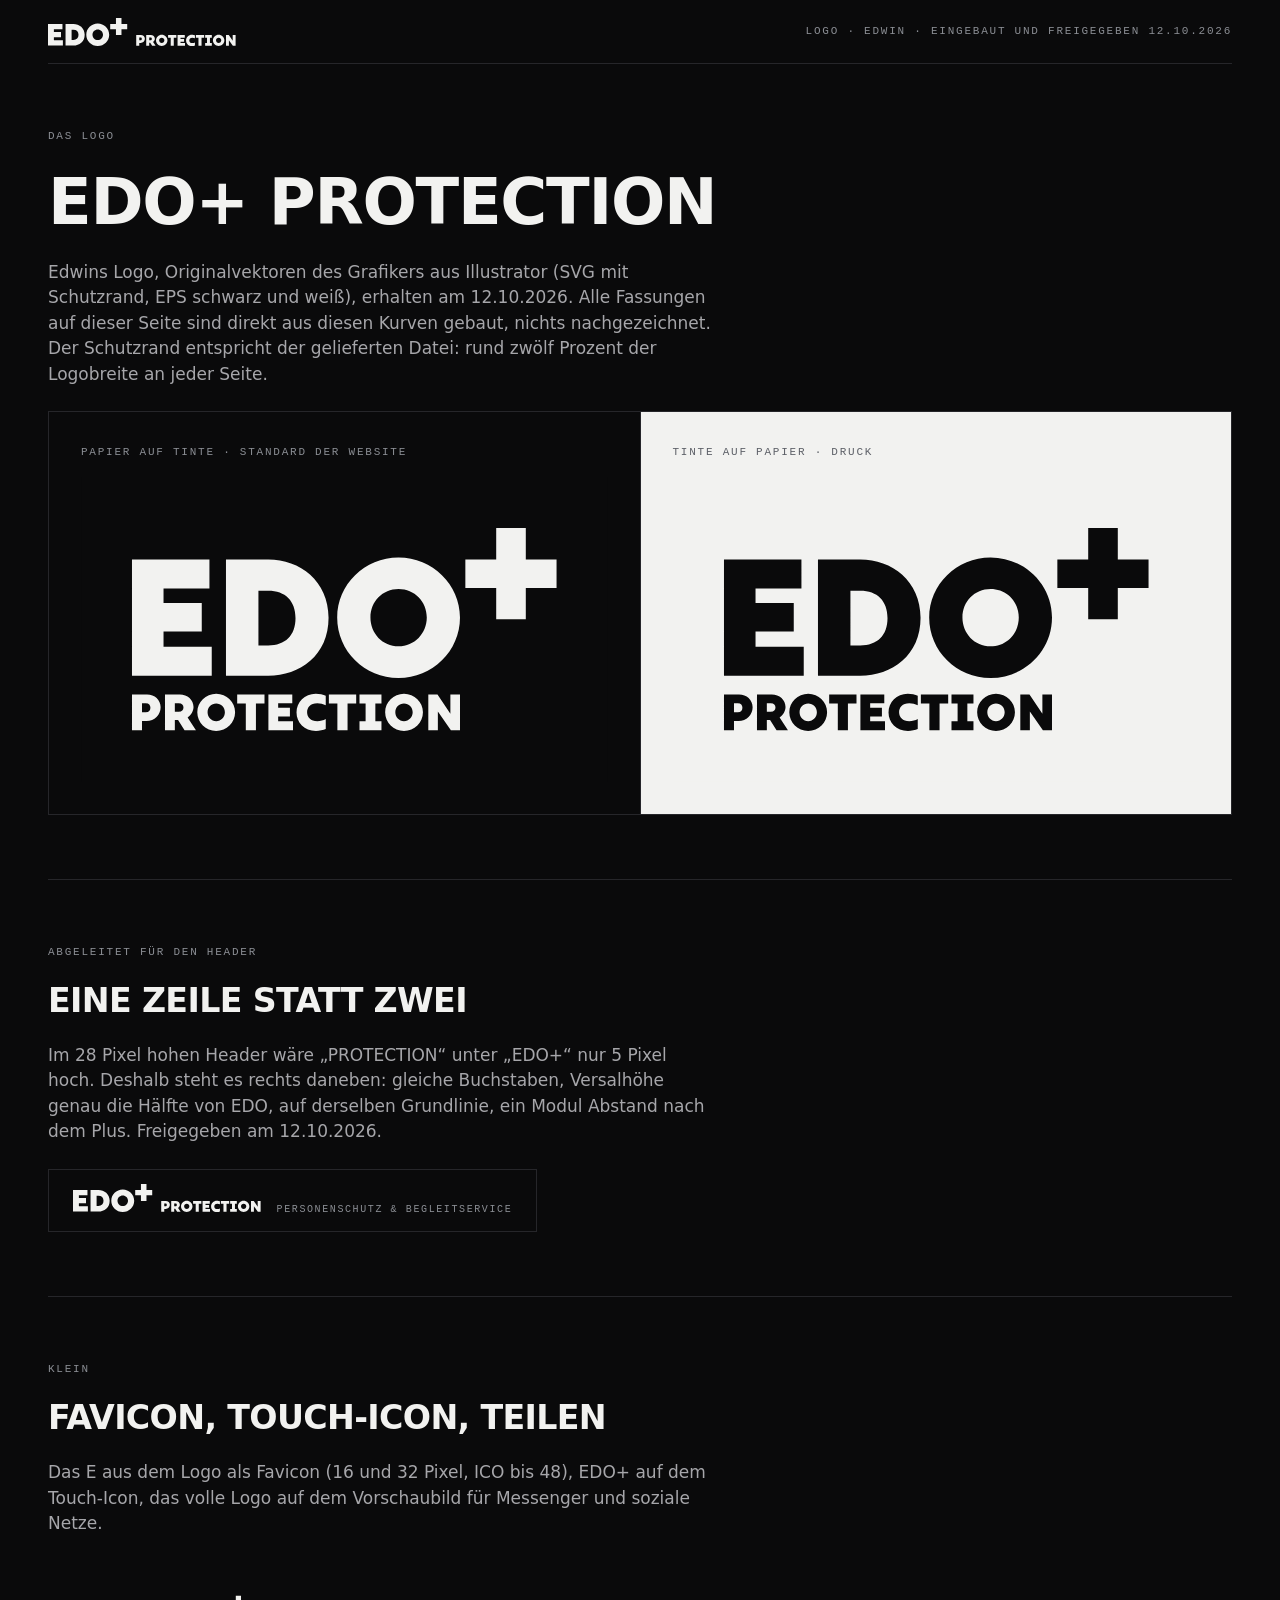
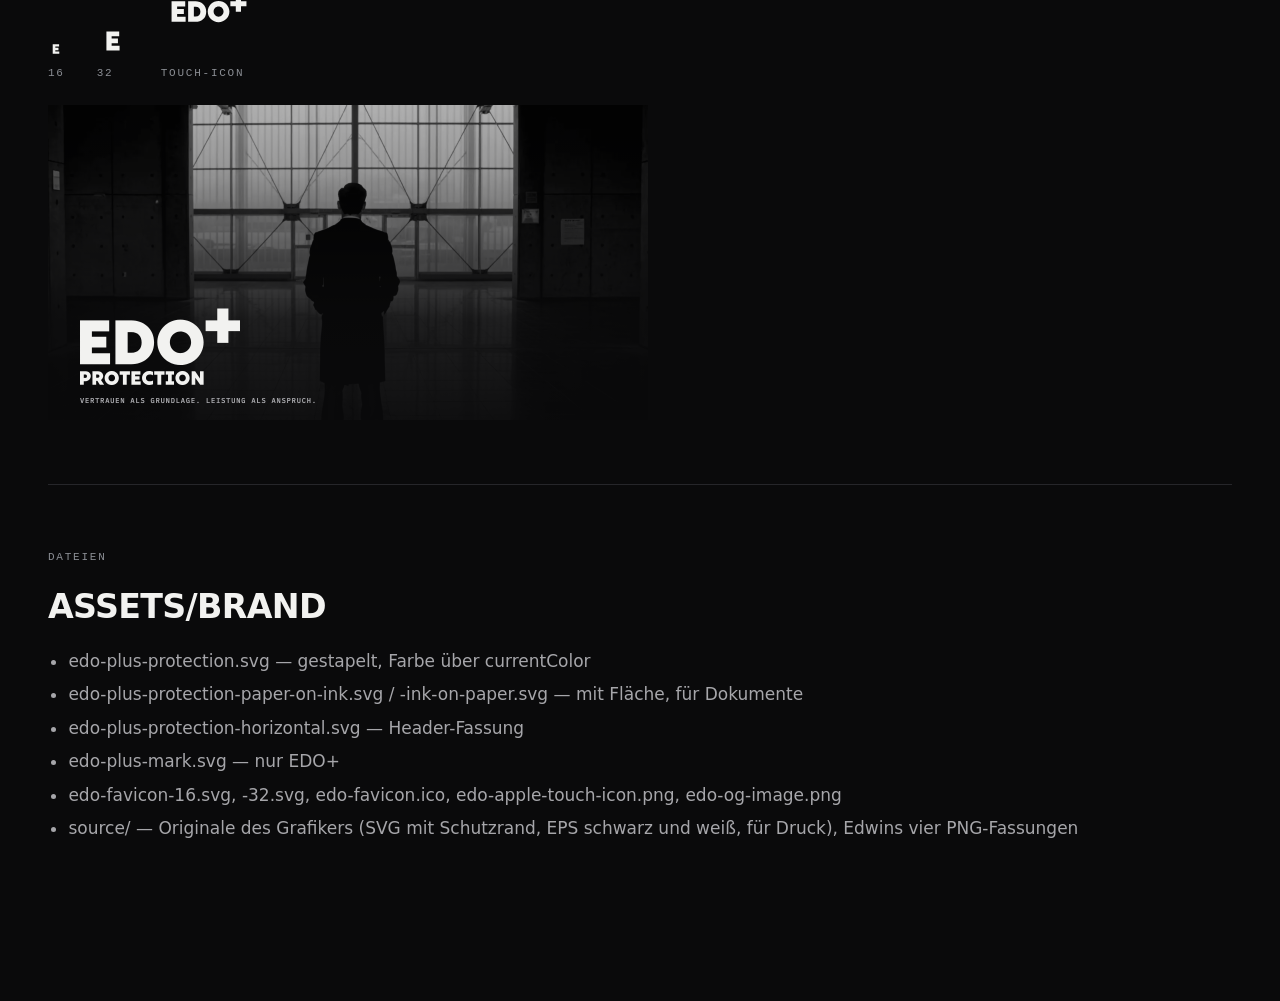
<file: assets/brand/edo-brand-board.html>
<!doctype html><meta charset="utf-8"><meta name="viewport" content="width=device-width, initial-scale=1">
<title>Edo+ Protection Logo</title>
<style>
:root{--ink:#0A0A0B;--panel:#1A1A1E;--paper:#F2F2F0;--muted:#A6A6AA;--dim:#8B8E94;--line:#26262A;--pad:48px}
*{box-sizing:border-box;border-radius:0} body{margin:0;background:var(--ink);color:var(--paper);font-family:"Montserrat",system-ui,Arial,sans-serif;font-size:17px;line-height:1.5;padding-inline:var(--pad);padding-block:0 96px}
@media (max-width:767px){:root{--pad:20px}}
h1,h2{margin:0;font-weight:700;letter-spacing:-0.02em;line-height:1.05;text-transform:uppercase} h1{font-size:clamp(2rem,5vw,4rem)} h2{font-size:clamp(1.4rem,2.6vw,2.2rem)}
p{margin:0;max-width:62ch} .muted{color:var(--muted)} .label{font-family:"IBM Plex Mono","Courier New",monospace;font-size:11px;letter-spacing:.16em;text-transform:uppercase;color:var(--dim)}
header{display:flex;justify-content:space-between;align-items:center;height:64px;border-bottom:1px solid var(--line)} header svg{height:28px;width:auto;color:var(--paper)}
section{padding-block:64px;border-bottom:1px solid var(--line);display:grid;gap:24px}
.grid{display:grid;gap:1px;background:var(--line);border:1px solid var(--line)} .grid>div{background:var(--ink);padding:32px;display:grid;gap:16px;align-content:start} .c2{grid-template-columns:repeat(2,minmax(0,1fr))} @media (max-width:767px){.c2{grid-template-columns:1fr}}
.ink{background:#0A0A0B!important;color:#F2F2F0} .paper{background:#F2F2F0!important;color:#0A0A0B} svg,img{display:block;max-width:100%;height:auto}
.row{display:flex;flex-wrap:wrap;gap:32px;align-items:flex-end} .row figure{margin:0;display:grid;gap:8px}
.hdr{display:flex;align-items:baseline;gap:16px;border:1px solid var(--line);padding:14px 24px;width:max-content;max-width:100%} .hdr svg{height:28px;width:auto;color:var(--paper)} .hdr span{font-family:"IBM Plex Mono",monospace;font-size:10px;letter-spacing:.16em;text-transform:uppercase;color:var(--dim)}
ul{margin:0;padding-left:1.2em;color:var(--muted);display:grid;gap:8px}
</style>
<header><svg xmlns="http://www.w3.org/2000/svg" viewBox="166.33 51.81 1833.14 273.57" class="" role="img" aria-label="Edo+ Protection"><path fill="currentColor" d="M 311.758977,321.44726 L 166.352631,321.44726 L 166.352631,109.375571 L 307.556696,109.375571 L 307.556696,162.315942 L 223.871552,162.315942 L 223.871552,188.757961 L 293.555928,188.757961 L 293.555928,240.515084 L 223.871552,240.515084 L 223.871552,268.406415 L 311.758977,268.406415 L 311.758977,321.447259 ZM 524.728386,215.732109 C 524.728386,148.424906 472.59594,109.375571 414.710955,109.375571 L 337.705738,109.375571 L 337.705738,321.44726 L 414.710955,321.44726 C 472.59594,321.44726 524.728386,284.132765 524.728386,215.732109 ZM 396.883702,166.352632 L 414.710955,166.352632 C 445.997588,166.352632 464.466701,184.821745 464.466701,216.37397 C 464.466701,247.560603 445.997588,265.929716 414.710955,265.929716 L 396.883702,265.929716 L 396.883702,166.352632 ZM 652.297747,105.449086 C 590.476545,105.449086 540.445003,154.828563 540.445003,215.090249 C 540.445003,276.26959 590.476545,325.383476 652.297747,325.383476 C 714.018476,325.383476 764.316082,276.26959 764.316082,215.090249 C 764.316082,154.828564 714.018475,105.449086 652.297747,105.449086 ZM 652.297747,267.589232 C 623.112491,267.589232 601.082484,244.175505 601.082484,215.090248 C 601.082484,186.015196 623.112491,163.233598 652.297747,163.233598 C 681.372799,163.233598 703.778601,186.015197 703.778601,215.090248 C 703.778601,244.175504 681.372798,267.589232 652.297747,267.589232 ZM 940.347265,109.375571 L 940.347265,161.132221 L 884.287861,161.132221 L 884.287861,218.199077 L 830.329834,218.199077 L 830.329834,161.132221 L 774.094634,161.132221 L 774.094634,109.375571 L 830.329834,109.375571 L 830.329834,51.85665 L 884.287861,51.85665 L 884.287861,109.375571 L 940.347265,109.375571 Z"/><path fill="currentColor" transform="translate(758.2 -359.53) scale(1.6240)" d="M 193.867912,355.299138 L 166.352632,355.299138 L 166.352632,420.528385 L 184.596118,420.528385 L 184.596118,403.780132 L 192.830461,403.780132 C 207.525407,403.780132 218.571711,392.265487 218.571711,378.596955 C 218.571711,365.118257 207.714951,355.299137 193.867913,355.299137 ZM 191.524771,387.679207 L 184.596118,387.679207 L 184.596118,371.199484 L 191.524771,371.199484 C 197.327489,371.199484 199.949427,374.390532 199.949427,379.444864 C 199.949427,383.930855 197.327489,387.679207 191.524771,387.679207 ZM 278.556313,378.21816 C 278.556313,365.207513 267.600032,355.299139 253.473427,355.299139 L 226.51651,355.299139 L 226.51651,420.528386 L 244.491467,420.528386 L 244.491467,401.995066 L 250.382669,401.995066 L 262.17688,420.528386 L 282.953051,420.528386 L 267.789285,397.509844 C 273.881547,392.912816 278.556313,386.083684 278.556313,378.21816 ZM 251.599105,387.021613 L 244.491466,387.021613 L 244.491466,371.299774 L 251.599105,371.299774 C 257.401344,371.299774 260.213305,374.569038 260.213305,379.25532 C 260.213305,383.830086 257.401345,387.021613 251.599105,387.021613 ZM 319.896558,354.071665 C 300.894897,354.071665 285.441109,369.235431 285.441109,387.768751 C 285.441109,406.681347 300.894897,421.744822 319.896558,421.744822 C 338.987661,421.744822 354.330224,406.681347 354.330224,387.768751 C 354.330224,369.235431 338.987661,354.071665 319.896558,354.071665 ZM 319.896558,403.95864 C 310.903561,403.95864 304.175198,396.750711 304.175198,387.768751 C 304.175198,378.875754 310.903561,371.857847 319.896558,371.857847 C 328.878518,371.857847 335.70765,378.875754 335.70765,387.768751 C 335.70765,396.750711 328.878518,403.95864 319.896558,403.95864 ZM 358.146045,355.299138 L 407.93273,355.299138 L 407.93273,372.047391 L 392.31166,372.047391 L 392.31166,420.528386 L 373.867593,420.528386 L 373.867593,372.047391 L 358.146045,372.047391 L 358.146045,355.299138 ZM 432.848334,404.248953 L 459.894795,404.248953 L 459.894795,420.528386 L 415.062443,420.528386 L 415.062443,355.299139 L 458.589584,355.299139 L 458.589584,371.578572 L 432.848334,371.578572 L 432.848334,379.623662 L 454.28239,379.623662 L 454.28239,395.635044 L 432.848334,395.635044 L 432.848334,404.248953 ZM 501.424584,354.071665 C 507.60639,354.071665 515.383138,355.577936 519.589563,357.91033 L 519.589563,375.03738 C 514.903572,372.605755 509.759696,371.389028 504.236544,371.389028 C 491.41621,371.389028 485.603224,379.166067 485.603224,387.958774 C 485.603224,397.409075 492.163536,404.05941 504.236544,404.05941 C 509.759696,404.05941 515.472391,402.65343 519.589563,400.210289 L 519.589563,418.375268 C 515.472391,420.439133 507.795643,421.744823 501.703859,421.744823 C 480.559638,421.744823 466.322286,406.302551 466.322286,388.048028 C 466.322286,369.614998 481.027979,354.071666 501.424583,354.071666 ZM 525.291222,355.299138 L 575.077907,355.299138 L 575.077907,372.047391 L 559.356359,372.047391 L 559.356359,420.528386 L 540.812292,420.528386 L 540.812292,372.047391 L 525.291222,372.047391 L 525.291222,355.299138 ZM 581.114795,355.299138 L 621.171134,355.299138 L 621.171134,371.857847 L 610.036056,371.857847 L 610.036056,403.95864 L 621.171134,403.95864 L 621.171134,420.528386 L 581.114795,420.528386 L 581.114795,403.95864 L 592.249873,403.95864 L 592.249873,371.857847 L 581.114795,371.857847 L 581.114795,355.299138 ZM 662.243618,354.071665 C 643.241478,354.071665 627.888169,369.235431 627.888169,387.768751 C 627.888169,406.681347 643.241478,421.744822 662.243618,421.744822 C 681.234721,421.744822 696.777284,406.681347 696.777284,387.768751 C 696.777284,369.235431 681.234721,354.071665 662.243618,354.071665 ZM 662.243618,403.95864 C 653.250621,403.95864 646.422258,396.750711 646.422258,387.768751 C 646.422258,378.875754 653.250621,371.857847 662.243618,371.857847 C 671.125578,371.857847 678.05471,378.875754 678.05471,387.768751 C 678.05471,396.750711 671.125578,403.95864 662.243618,403.95864 ZM 746.809945,355.299138 L 764.316082,355.299138 L 764.316082,420.528385 L 747.746815,420.528385 L 723.980177,386.552792 L 723.980177,420.528385 L 706.573561,420.528385 L 706.573561,355.299138 L 723.311067,355.299138 L 746.809945,390.390398 L 746.809945,355.299138 Z"/></svg><span class="label">Logo · Edwin · eingebaut und freigegeben 12.10.2026</span></header>
<section><p class="label">Das Logo</p><h1>Edo+ Protection</h1><p class="muted">Edwins Logo, Originalvektoren des Grafikers aus Illustrator (SVG mit Schutzrand, EPS schwarz und weiß), erhalten am 12.10.2026. Alle Fassungen auf dieser Seite sind direkt aus diesen Kurven gebaut, nichts nachgezeichnet. Der Schutzrand entspricht der gelieferten Datei: rund zwölf Prozent der Logobreite an jeder Seite.</p>
<div class="grid c2"><div class="ink"><p class="label" style="color:#8B8E94">Papier auf Tinte · Standard der Website</p><svg xmlns="http://www.w3.org/2000/svg" viewBox="73.44 -41.08 959.77 555.7" class="" role="img" aria-label="Edo+ Protection"><rect x="73.44" y="-41.08" width="959.77" height="555.7" fill="#0A0A0B"/><path fill="#F2F2F0" d="M 193.867912,355.299138 L 166.352632,355.299138 L 166.352632,420.528385 L 184.596118,420.528385 L 184.596118,403.780132 L 192.830461,403.780132 C 207.525407,403.780132 218.571711,392.265487 218.571711,378.596955 C 218.571711,365.118257 207.714951,355.299137 193.867913,355.299137 ZM 191.524771,387.679207 L 184.596118,387.679207 L 184.596118,371.199484 L 191.524771,371.199484 C 197.327489,371.199484 199.949427,374.390532 199.949427,379.444864 C 199.949427,383.930855 197.327489,387.679207 191.524771,387.679207 ZM 278.556313,378.21816 C 278.556313,365.207513 267.600032,355.299139 253.473427,355.299139 L 226.51651,355.299139 L 226.51651,420.528386 L 244.491467,420.528386 L 244.491467,401.995066 L 250.382669,401.995066 L 262.17688,420.528386 L 282.953051,420.528386 L 267.789285,397.509844 C 273.881547,392.912816 278.556313,386.083684 278.556313,378.21816 ZM 251.599105,387.021613 L 244.491466,387.021613 L 244.491466,371.299774 L 251.599105,371.299774 C 257.401344,371.299774 260.213305,374.569038 260.213305,379.25532 C 260.213305,383.830086 257.401345,387.021613 251.599105,387.021613 ZM 319.896558,354.071665 C 300.894897,354.071665 285.441109,369.235431 285.441109,387.768751 C 285.441109,406.681347 300.894897,421.744822 319.896558,421.744822 C 338.987661,421.744822 354.330224,406.681347 354.330224,387.768751 C 354.330224,369.235431 338.987661,354.071665 319.896558,354.071665 ZM 319.896558,403.95864 C 310.903561,403.95864 304.175198,396.750711 304.175198,387.768751 C 304.175198,378.875754 310.903561,371.857847 319.896558,371.857847 C 328.878518,371.857847 335.70765,378.875754 335.70765,387.768751 C 335.70765,396.750711 328.878518,403.95864 319.896558,403.95864 ZM 358.146045,355.299138 L 407.93273,355.299138 L 407.93273,372.047391 L 392.31166,372.047391 L 392.31166,420.528386 L 373.867593,420.528386 L 373.867593,372.047391 L 358.146045,372.047391 L 358.146045,355.299138 ZM 432.848334,404.248953 L 459.894795,404.248953 L 459.894795,420.528386 L 415.062443,420.528386 L 415.062443,355.299139 L 458.589584,355.299139 L 458.589584,371.578572 L 432.848334,371.578572 L 432.848334,379.623662 L 454.28239,379.623662 L 454.28239,395.635044 L 432.848334,395.635044 L 432.848334,404.248953 ZM 501.424584,354.071665 C 507.60639,354.071665 515.383138,355.577936 519.589563,357.91033 L 519.589563,375.03738 C 514.903572,372.605755 509.759696,371.389028 504.236544,371.389028 C 491.41621,371.389028 485.603224,379.166067 485.603224,387.958774 C 485.603224,397.409075 492.163536,404.05941 504.236544,404.05941 C 509.759696,404.05941 515.472391,402.65343 519.589563,400.210289 L 519.589563,418.375268 C 515.472391,420.439133 507.795643,421.744823 501.703859,421.744823 C 480.559638,421.744823 466.322286,406.302551 466.322286,388.048028 C 466.322286,369.614998 481.027979,354.071666 501.424583,354.071666 ZM 525.291222,355.299138 L 575.077907,355.299138 L 575.077907,372.047391 L 559.356359,372.047391 L 559.356359,420.528386 L 540.812292,420.528386 L 540.812292,372.047391 L 525.291222,372.047391 L 525.291222,355.299138 ZM 581.114795,355.299138 L 621.171134,355.299138 L 621.171134,371.857847 L 610.036056,371.857847 L 610.036056,403.95864 L 621.171134,403.95864 L 621.171134,420.528386 L 581.114795,420.528386 L 581.114795,403.95864 L 592.249873,403.95864 L 592.249873,371.857847 L 581.114795,371.857847 L 581.114795,355.299138 ZM 662.243618,354.071665 C 643.241478,354.071665 627.888169,369.235431 627.888169,387.768751 C 627.888169,406.681347 643.241478,421.744822 662.243618,421.744822 C 681.234721,421.744822 696.777284,406.681347 696.777284,387.768751 C 696.777284,369.235431 681.234721,354.071665 662.243618,354.071665 ZM 662.243618,403.95864 C 653.250621,403.95864 646.422258,396.750711 646.422258,387.768751 C 646.422258,378.875754 653.250621,371.857847 662.243618,371.857847 C 671.125578,371.857847 678.05471,378.875754 678.05471,387.768751 C 678.05471,396.750711 671.125578,403.95864 662.243618,403.95864 ZM 746.809945,355.299138 L 764.316082,355.299138 L 764.316082,420.528385 L 747.746815,420.528385 L 723.980177,386.552792 L 723.980177,420.528385 L 706.573561,420.528385 L 706.573561,355.299138 L 723.311067,355.299138 L 746.809945,390.390398 L 746.809945,355.299138 ZM 311.758977,321.44726 L 166.352631,321.44726 L 166.352631,109.375571 L 307.556696,109.375571 L 307.556696,162.315942 L 223.871552,162.315942 L 223.871552,188.757961 L 293.555928,188.757961 L 293.555928,240.515084 L 223.871552,240.515084 L 223.871552,268.406415 L 311.758977,268.406415 L 311.758977,321.447259 ZM 524.728386,215.732109 C 524.728386,148.424906 472.59594,109.375571 414.710955,109.375571 L 337.705738,109.375571 L 337.705738,321.44726 L 414.710955,321.44726 C 472.59594,321.44726 524.728386,284.132765 524.728386,215.732109 ZM 396.883702,166.352632 L 414.710955,166.352632 C 445.997588,166.352632 464.466701,184.821745 464.466701,216.37397 C 464.466701,247.560603 445.997588,265.929716 414.710955,265.929716 L 396.883702,265.929716 L 396.883702,166.352632 ZM 652.297747,105.449086 C 590.476545,105.449086 540.445003,154.828563 540.445003,215.090249 C 540.445003,276.26959 590.476545,325.383476 652.297747,325.383476 C 714.018476,325.383476 764.316082,276.26959 764.316082,215.090249 C 764.316082,154.828564 714.018475,105.449086 652.297747,105.449086 ZM 652.297747,267.589232 C 623.112491,267.589232 601.082484,244.175505 601.082484,215.090248 C 601.082484,186.015196 623.112491,163.233598 652.297747,163.233598 C 681.372799,163.233598 703.778601,186.015197 703.778601,215.090248 C 703.778601,244.175504 681.372798,267.589232 652.297747,267.589232 ZM 940.347265,109.375571 L 940.347265,161.132221 L 884.287861,161.132221 L 884.287861,218.199077 L 830.329834,218.199077 L 830.329834,161.132221 L 774.094634,161.132221 L 774.094634,109.375571 L 830.329834,109.375571 L 830.329834,51.85665 L 884.287861,51.85665 L 884.287861,109.375571 L 940.347265,109.375571 Z"/></svg></div><div class="paper"><p class="label" style="color:#5C5F66">Tinte auf Papier · Druck</p><svg xmlns="http://www.w3.org/2000/svg" viewBox="73.44 -41.08 959.77 555.7" class="" role="img" aria-label="Edo+ Protection"><rect x="73.44" y="-41.08" width="959.77" height="555.7" fill="#F2F2F0"/><path fill="#0A0A0B" d="M 193.867912,355.299138 L 166.352632,355.299138 L 166.352632,420.528385 L 184.596118,420.528385 L 184.596118,403.780132 L 192.830461,403.780132 C 207.525407,403.780132 218.571711,392.265487 218.571711,378.596955 C 218.571711,365.118257 207.714951,355.299137 193.867913,355.299137 ZM 191.524771,387.679207 L 184.596118,387.679207 L 184.596118,371.199484 L 191.524771,371.199484 C 197.327489,371.199484 199.949427,374.390532 199.949427,379.444864 C 199.949427,383.930855 197.327489,387.679207 191.524771,387.679207 ZM 278.556313,378.21816 C 278.556313,365.207513 267.600032,355.299139 253.473427,355.299139 L 226.51651,355.299139 L 226.51651,420.528386 L 244.491467,420.528386 L 244.491467,401.995066 L 250.382669,401.995066 L 262.17688,420.528386 L 282.953051,420.528386 L 267.789285,397.509844 C 273.881547,392.912816 278.556313,386.083684 278.556313,378.21816 ZM 251.599105,387.021613 L 244.491466,387.021613 L 244.491466,371.299774 L 251.599105,371.299774 C 257.401344,371.299774 260.213305,374.569038 260.213305,379.25532 C 260.213305,383.830086 257.401345,387.021613 251.599105,387.021613 ZM 319.896558,354.071665 C 300.894897,354.071665 285.441109,369.235431 285.441109,387.768751 C 285.441109,406.681347 300.894897,421.744822 319.896558,421.744822 C 338.987661,421.744822 354.330224,406.681347 354.330224,387.768751 C 354.330224,369.235431 338.987661,354.071665 319.896558,354.071665 ZM 319.896558,403.95864 C 310.903561,403.95864 304.175198,396.750711 304.175198,387.768751 C 304.175198,378.875754 310.903561,371.857847 319.896558,371.857847 C 328.878518,371.857847 335.70765,378.875754 335.70765,387.768751 C 335.70765,396.750711 328.878518,403.95864 319.896558,403.95864 ZM 358.146045,355.299138 L 407.93273,355.299138 L 407.93273,372.047391 L 392.31166,372.047391 L 392.31166,420.528386 L 373.867593,420.528386 L 373.867593,372.047391 L 358.146045,372.047391 L 358.146045,355.299138 ZM 432.848334,404.248953 L 459.894795,404.248953 L 459.894795,420.528386 L 415.062443,420.528386 L 415.062443,355.299139 L 458.589584,355.299139 L 458.589584,371.578572 L 432.848334,371.578572 L 432.848334,379.623662 L 454.28239,379.623662 L 454.28239,395.635044 L 432.848334,395.635044 L 432.848334,404.248953 ZM 501.424584,354.071665 C 507.60639,354.071665 515.383138,355.577936 519.589563,357.91033 L 519.589563,375.03738 C 514.903572,372.605755 509.759696,371.389028 504.236544,371.389028 C 491.41621,371.389028 485.603224,379.166067 485.603224,387.958774 C 485.603224,397.409075 492.163536,404.05941 504.236544,404.05941 C 509.759696,404.05941 515.472391,402.65343 519.589563,400.210289 L 519.589563,418.375268 C 515.472391,420.439133 507.795643,421.744823 501.703859,421.744823 C 480.559638,421.744823 466.322286,406.302551 466.322286,388.048028 C 466.322286,369.614998 481.027979,354.071666 501.424583,354.071666 ZM 525.291222,355.299138 L 575.077907,355.299138 L 575.077907,372.047391 L 559.356359,372.047391 L 559.356359,420.528386 L 540.812292,420.528386 L 540.812292,372.047391 L 525.291222,372.047391 L 525.291222,355.299138 ZM 581.114795,355.299138 L 621.171134,355.299138 L 621.171134,371.857847 L 610.036056,371.857847 L 610.036056,403.95864 L 621.171134,403.95864 L 621.171134,420.528386 L 581.114795,420.528386 L 581.114795,403.95864 L 592.249873,403.95864 L 592.249873,371.857847 L 581.114795,371.857847 L 581.114795,355.299138 ZM 662.243618,354.071665 C 643.241478,354.071665 627.888169,369.235431 627.888169,387.768751 C 627.888169,406.681347 643.241478,421.744822 662.243618,421.744822 C 681.234721,421.744822 696.777284,406.681347 696.777284,387.768751 C 696.777284,369.235431 681.234721,354.071665 662.243618,354.071665 ZM 662.243618,403.95864 C 653.250621,403.95864 646.422258,396.750711 646.422258,387.768751 C 646.422258,378.875754 653.250621,371.857847 662.243618,371.857847 C 671.125578,371.857847 678.05471,378.875754 678.05471,387.768751 C 678.05471,396.750711 671.125578,403.95864 662.243618,403.95864 ZM 746.809945,355.299138 L 764.316082,355.299138 L 764.316082,420.528385 L 747.746815,420.528385 L 723.980177,386.552792 L 723.980177,420.528385 L 706.573561,420.528385 L 706.573561,355.299138 L 723.311067,355.299138 L 746.809945,390.390398 L 746.809945,355.299138 ZM 311.758977,321.44726 L 166.352631,321.44726 L 166.352631,109.375571 L 307.556696,109.375571 L 307.556696,162.315942 L 223.871552,162.315942 L 223.871552,188.757961 L 293.555928,188.757961 L 293.555928,240.515084 L 223.871552,240.515084 L 223.871552,268.406415 L 311.758977,268.406415 L 311.758977,321.447259 ZM 524.728386,215.732109 C 524.728386,148.424906 472.59594,109.375571 414.710955,109.375571 L 337.705738,109.375571 L 337.705738,321.44726 L 414.710955,321.44726 C 472.59594,321.44726 524.728386,284.132765 524.728386,215.732109 ZM 396.883702,166.352632 L 414.710955,166.352632 C 445.997588,166.352632 464.466701,184.821745 464.466701,216.37397 C 464.466701,247.560603 445.997588,265.929716 414.710955,265.929716 L 396.883702,265.929716 L 396.883702,166.352632 ZM 652.297747,105.449086 C 590.476545,105.449086 540.445003,154.828563 540.445003,215.090249 C 540.445003,276.26959 590.476545,325.383476 652.297747,325.383476 C 714.018476,325.383476 764.316082,276.26959 764.316082,215.090249 C 764.316082,154.828564 714.018475,105.449086 652.297747,105.449086 ZM 652.297747,267.589232 C 623.112491,267.589232 601.082484,244.175505 601.082484,215.090248 C 601.082484,186.015196 623.112491,163.233598 652.297747,163.233598 C 681.372799,163.233598 703.778601,186.015197 703.778601,215.090248 C 703.778601,244.175504 681.372798,267.589232 652.297747,267.589232 ZM 940.347265,109.375571 L 940.347265,161.132221 L 884.287861,161.132221 L 884.287861,218.199077 L 830.329834,218.199077 L 830.329834,161.132221 L 774.094634,161.132221 L 774.094634,109.375571 L 830.329834,109.375571 L 830.329834,51.85665 L 884.287861,51.85665 L 884.287861,109.375571 L 940.347265,109.375571 Z"/></svg></div></div></section>
<section><p class="label">Abgeleitet für den Header</p><h2>Eine Zeile statt zwei</h2><p class="muted">Im 28 Pixel hohen Header wäre „PROTECTION“ unter „EDO+“ nur 5 Pixel hoch. Deshalb steht es rechts daneben: gleiche Buchstaben, Versalhöhe genau die Hälfte von EDO, auf derselben Grundlinie, ein Modul Abstand nach dem Plus. Freigegeben am 12.10.2026.</p>
<div class="hdr"><svg xmlns="http://www.w3.org/2000/svg" viewBox="166.33 51.81 1833.14 273.57" class="" role="img" aria-label="Edo+ Protection"><path fill="currentColor" d="M 311.758977,321.44726 L 166.352631,321.44726 L 166.352631,109.375571 L 307.556696,109.375571 L 307.556696,162.315942 L 223.871552,162.315942 L 223.871552,188.757961 L 293.555928,188.757961 L 293.555928,240.515084 L 223.871552,240.515084 L 223.871552,268.406415 L 311.758977,268.406415 L 311.758977,321.447259 ZM 524.728386,215.732109 C 524.728386,148.424906 472.59594,109.375571 414.710955,109.375571 L 337.705738,109.375571 L 337.705738,321.44726 L 414.710955,321.44726 C 472.59594,321.44726 524.728386,284.132765 524.728386,215.732109 ZM 396.883702,166.352632 L 414.710955,166.352632 C 445.997588,166.352632 464.466701,184.821745 464.466701,216.37397 C 464.466701,247.560603 445.997588,265.929716 414.710955,265.929716 L 396.883702,265.929716 L 396.883702,166.352632 ZM 652.297747,105.449086 C 590.476545,105.449086 540.445003,154.828563 540.445003,215.090249 C 540.445003,276.26959 590.476545,325.383476 652.297747,325.383476 C 714.018476,325.383476 764.316082,276.26959 764.316082,215.090249 C 764.316082,154.828564 714.018475,105.449086 652.297747,105.449086 ZM 652.297747,267.589232 C 623.112491,267.589232 601.082484,244.175505 601.082484,215.090248 C 601.082484,186.015196 623.112491,163.233598 652.297747,163.233598 C 681.372799,163.233598 703.778601,186.015197 703.778601,215.090248 C 703.778601,244.175504 681.372798,267.589232 652.297747,267.589232 ZM 940.347265,109.375571 L 940.347265,161.132221 L 884.287861,161.132221 L 884.287861,218.199077 L 830.329834,218.199077 L 830.329834,161.132221 L 774.094634,161.132221 L 774.094634,109.375571 L 830.329834,109.375571 L 830.329834,51.85665 L 884.287861,51.85665 L 884.287861,109.375571 L 940.347265,109.375571 Z"/><path fill="currentColor" transform="translate(758.2 -359.53) scale(1.6240)" d="M 193.867912,355.299138 L 166.352632,355.299138 L 166.352632,420.528385 L 184.596118,420.528385 L 184.596118,403.780132 L 192.830461,403.780132 C 207.525407,403.780132 218.571711,392.265487 218.571711,378.596955 C 218.571711,365.118257 207.714951,355.299137 193.867913,355.299137 ZM 191.524771,387.679207 L 184.596118,387.679207 L 184.596118,371.199484 L 191.524771,371.199484 C 197.327489,371.199484 199.949427,374.390532 199.949427,379.444864 C 199.949427,383.930855 197.327489,387.679207 191.524771,387.679207 ZM 278.556313,378.21816 C 278.556313,365.207513 267.600032,355.299139 253.473427,355.299139 L 226.51651,355.299139 L 226.51651,420.528386 L 244.491467,420.528386 L 244.491467,401.995066 L 250.382669,401.995066 L 262.17688,420.528386 L 282.953051,420.528386 L 267.789285,397.509844 C 273.881547,392.912816 278.556313,386.083684 278.556313,378.21816 ZM 251.599105,387.021613 L 244.491466,387.021613 L 244.491466,371.299774 L 251.599105,371.299774 C 257.401344,371.299774 260.213305,374.569038 260.213305,379.25532 C 260.213305,383.830086 257.401345,387.021613 251.599105,387.021613 ZM 319.896558,354.071665 C 300.894897,354.071665 285.441109,369.235431 285.441109,387.768751 C 285.441109,406.681347 300.894897,421.744822 319.896558,421.744822 C 338.987661,421.744822 354.330224,406.681347 354.330224,387.768751 C 354.330224,369.235431 338.987661,354.071665 319.896558,354.071665 ZM 319.896558,403.95864 C 310.903561,403.95864 304.175198,396.750711 304.175198,387.768751 C 304.175198,378.875754 310.903561,371.857847 319.896558,371.857847 C 328.878518,371.857847 335.70765,378.875754 335.70765,387.768751 C 335.70765,396.750711 328.878518,403.95864 319.896558,403.95864 ZM 358.146045,355.299138 L 407.93273,355.299138 L 407.93273,372.047391 L 392.31166,372.047391 L 392.31166,420.528386 L 373.867593,420.528386 L 373.867593,372.047391 L 358.146045,372.047391 L 358.146045,355.299138 ZM 432.848334,404.248953 L 459.894795,404.248953 L 459.894795,420.528386 L 415.062443,420.528386 L 415.062443,355.299139 L 458.589584,355.299139 L 458.589584,371.578572 L 432.848334,371.578572 L 432.848334,379.623662 L 454.28239,379.623662 L 454.28239,395.635044 L 432.848334,395.635044 L 432.848334,404.248953 ZM 501.424584,354.071665 C 507.60639,354.071665 515.383138,355.577936 519.589563,357.91033 L 519.589563,375.03738 C 514.903572,372.605755 509.759696,371.389028 504.236544,371.389028 C 491.41621,371.389028 485.603224,379.166067 485.603224,387.958774 C 485.603224,397.409075 492.163536,404.05941 504.236544,404.05941 C 509.759696,404.05941 515.472391,402.65343 519.589563,400.210289 L 519.589563,418.375268 C 515.472391,420.439133 507.795643,421.744823 501.703859,421.744823 C 480.559638,421.744823 466.322286,406.302551 466.322286,388.048028 C 466.322286,369.614998 481.027979,354.071666 501.424583,354.071666 ZM 525.291222,355.299138 L 575.077907,355.299138 L 575.077907,372.047391 L 559.356359,372.047391 L 559.356359,420.528386 L 540.812292,420.528386 L 540.812292,372.047391 L 525.291222,372.047391 L 525.291222,355.299138 ZM 581.114795,355.299138 L 621.171134,355.299138 L 621.171134,371.857847 L 610.036056,371.857847 L 610.036056,403.95864 L 621.171134,403.95864 L 621.171134,420.528386 L 581.114795,420.528386 L 581.114795,403.95864 L 592.249873,403.95864 L 592.249873,371.857847 L 581.114795,371.857847 L 581.114795,355.299138 ZM 662.243618,354.071665 C 643.241478,354.071665 627.888169,369.235431 627.888169,387.768751 C 627.888169,406.681347 643.241478,421.744822 662.243618,421.744822 C 681.234721,421.744822 696.777284,406.681347 696.777284,387.768751 C 696.777284,369.235431 681.234721,354.071665 662.243618,354.071665 ZM 662.243618,403.95864 C 653.250621,403.95864 646.422258,396.750711 646.422258,387.768751 C 646.422258,378.875754 653.250621,371.857847 662.243618,371.857847 C 671.125578,371.857847 678.05471,378.875754 678.05471,387.768751 C 678.05471,396.750711 671.125578,403.95864 662.243618,403.95864 ZM 746.809945,355.299138 L 764.316082,355.299138 L 764.316082,420.528385 L 747.746815,420.528385 L 723.980177,386.552792 L 723.980177,420.528385 L 706.573561,420.528385 L 706.573561,355.299138 L 723.311067,355.299138 L 746.809945,390.390398 L 746.809945,355.299138 Z"/></svg><span>Personenschutz &amp; Begleitservice</span></div></section>
<section><p class="label">Klein</p><h2>Favicon, Touch-Icon, Teilen</h2><p class="muted">Das E aus dem Logo als Favicon (16 und 32 Pixel, ICO bis 48), EDO+ auf dem Touch-Icon, das volle Logo auf dem Vorschaubild für Messenger und soziale Netze.</p>
<div class="row"><figure><svg xmlns="http://www.w3.org/2000/svg" viewBox="0 0 16 16" width="16" height="16"><rect width="16" height="16" fill="#0A0A0B"/><path fill="#F2F2F0" transform="translate(-2.82 -1.75) scale(0.04527)" d="M 311.758977,321.44726 L 166.352631,321.44726 L 166.352631,109.375571 L 307.556696,109.375571 L 307.556696,162.315942 L 223.871552,162.315942 L 223.871552,188.757961 L 293.555928,188.757961 L 293.555928,240.515084 L 223.871552,240.515084 L 223.871552,268.406415 L 311.758977,268.406415 L 311.758977,321.447259 Z"/></svg><figcaption class="label">16</figcaption></figure><figure><svg xmlns="http://www.w3.org/2000/svg" viewBox="0 0 32 32" width="32" height="32"><rect width="32" height="32" fill="#0A0A0B"/><path fill="#F2F2F0" transform="translate(-5.64 -3.5) scale(0.09054)" d="M 311.758977,321.44726 L 166.352631,321.44726 L 166.352631,109.375571 L 307.556696,109.375571 L 307.556696,162.315942 L 223.871552,162.315942 L 223.871552,188.757961 L 293.555928,188.757961 L 293.555928,240.515084 L 223.871552,240.515084 L 223.871552,268.406415 L 311.758977,268.406415 L 311.758977,321.447259 Z"/></svg><figcaption class="label">32</figcaption></figure><figure><svg xmlns="http://www.w3.org/2000/svg" viewBox="0 0 96 96" width="96" height="96"><rect width="96" height="96" fill="#0A0A0B"/><path fill="#F2F2F0" transform="translate(-5.53 29.76) scale(0.09674)" d="M 311.758977,321.44726 L 166.352631,321.44726 L 166.352631,109.375571 L 307.556696,109.375571 L 307.556696,162.315942 L 223.871552,162.315942 L 223.871552,188.757961 L 293.555928,188.757961 L 293.555928,240.515084 L 223.871552,240.515084 L 223.871552,268.406415 L 311.758977,268.406415 L 311.758977,321.447259 ZM 524.728386,215.732109 C 524.728386,148.424906 472.59594,109.375571 414.710955,109.375571 L 337.705738,109.375571 L 337.705738,321.44726 L 414.710955,321.44726 C 472.59594,321.44726 524.728386,284.132765 524.728386,215.732109 ZM 396.883702,166.352632 L 414.710955,166.352632 C 445.997588,166.352632 464.466701,184.821745 464.466701,216.37397 C 464.466701,247.560603 445.997588,265.929716 414.710955,265.929716 L 396.883702,265.929716 L 396.883702,166.352632 ZM 652.297747,105.449086 C 590.476545,105.449086 540.445003,154.828563 540.445003,215.090249 C 540.445003,276.26959 590.476545,325.383476 652.297747,325.383476 C 714.018476,325.383476 764.316082,276.26959 764.316082,215.090249 C 764.316082,154.828564 714.018475,105.449086 652.297747,105.449086 ZM 652.297747,267.589232 C 623.112491,267.589232 601.082484,244.175505 601.082484,215.090248 C 601.082484,186.015196 623.112491,163.233598 652.297747,163.233598 C 681.372799,163.233598 703.778601,186.015197 703.778601,215.090248 C 703.778601,244.175504 681.372798,267.589232 652.297747,267.589232 ZM 940.347265,109.375571 L 940.347265,161.132221 L 884.287861,161.132221 L 884.287861,218.199077 L 830.329834,218.199077 L 830.329834,161.132221 L 774.094634,161.132221 L 774.094634,109.375571 L 830.329834,109.375571 L 830.329834,51.85665 L 884.287861,51.85665 L 884.287861,109.375571 L 940.347265,109.375571 Z"/></svg><figcaption class="label">Touch-Icon</figcaption></figure></div>
<img src="edo-og-image.png" alt="Vorschaubild: Rückenfigur in der Halle, Logo und Claim" width="1200" height="630" style="max-width:600px"></section>
<section style="border-bottom:0"><p class="label">Dateien</p><h2>assets/brand</h2><ul><li>edo-plus-protection.svg — gestapelt, Farbe über currentColor</li><li>edo-plus-protection-paper-on-ink.svg / -ink-on-paper.svg — mit Fläche, für Dokumente</li><li>edo-plus-protection-horizontal.svg — Header-Fassung</li><li>edo-plus-mark.svg — nur EDO+</li><li>edo-favicon-16.svg, -32.svg, edo-favicon.ico, edo-apple-touch-icon.png, edo-og-image.png</li><li>source/ — Originale des Grafikers (SVG mit Schutzrand, EPS schwarz und weiß, für Druck), Edwins vier PNG-Fassungen</li></ul></section>
</file>
<file: styles.css>
/* ==========================================================================
   edo security — styles.css
   Design direction: "Monochrome Präzision"
   - No accent colour. Hierarchy = size, weight, spacing, grey value.
   - border-radius 0, no box-shadow, no decorative gradients.
   - Structure through 1px lines (--line): section dividers, column dividers, grid cells.
   Contents
     1. Tokens
     2. Base & typography
     3. Utilities (a11y, placeholders, reveal states, buttons)
     4. Header & navigation
     5. Hero (split + scroll-scrub panel)
     6. Sections: concept, services, audience, founder, process, facts, contact
     7. Footer
     8. Responsive (≤1023 overlay menu + tablet, ≤767 stack)
     9. Reduced motion
   ========================================================================== */

/* Self-hosted web fonts (LG München 29 LH 20 O 17 — no request to Google at runtime). Files are Google's own
   woff2 builds (Montserrat variable 400–800 — the family of Edwin's logo, since 2026-10-12; IBM Plex Mono 400/500), latin + latin-ext, unicode-range
   as served by Google so the browser only fetches the subset a page actually uses. font-display: swap = no FOIT. */
@font-face { font-family: 'IBM Plex Mono'; font-style: normal; font-weight: 400; font-display: swap; src: url('assets/fonts/ibm-plex-mono-400-latin-ext.woff2') format('woff2'); unicode-range: U+0100-02BA, U+02BD-02C5, U+02C7-02CC, U+02CE-02D7, U+02DD-02FF, U+0304, U+0308, U+0329, U+1D00-1DBF, U+1E00-1E9F, U+1EF2-1EFF, U+2020, U+20A0-20AB, U+20AD-20C0, U+2113, U+2C60-2C7F, U+A720-A7FF; }
@font-face { font-family: 'IBM Plex Mono'; font-style: normal; font-weight: 400; font-display: swap; src: url('assets/fonts/ibm-plex-mono-400-latin.woff2') format('woff2'); unicode-range: U+0000-00FF, U+0131, U+0152-0153, U+02BB-02BC, U+02C6, U+02DA, U+02DC, U+0304, U+0308, U+0329, U+2000-206F, U+20AC, U+2122, U+2191, U+2193, U+2212, U+2215, U+FEFF, U+FFFD; }
@font-face { font-family: 'IBM Plex Mono'; font-style: normal; font-weight: 500; font-display: swap; src: url('assets/fonts/ibm-plex-mono-500-latin-ext.woff2') format('woff2'); unicode-range: U+0100-02BA, U+02BD-02C5, U+02C7-02CC, U+02CE-02D7, U+02DD-02FF, U+0304, U+0308, U+0329, U+1D00-1DBF, U+1E00-1E9F, U+1EF2-1EFF, U+2020, U+20A0-20AB, U+20AD-20C0, U+2113, U+2C60-2C7F, U+A720-A7FF; }
@font-face { font-family: 'IBM Plex Mono'; font-style: normal; font-weight: 500; font-display: swap; src: url('assets/fonts/ibm-plex-mono-500-latin.woff2') format('woff2'); unicode-range: U+0000-00FF, U+0131, U+0152-0153, U+02BB-02BC, U+02C6, U+02DA, U+02DC, U+0304, U+0308, U+0329, U+2000-206F, U+20AC, U+2122, U+2191, U+2193, U+2212, U+2215, U+FEFF, U+FFFD; }
@font-face { font-family: 'Montserrat'; font-style: normal; font-weight: 400 800; font-display: swap; src: url('assets/fonts/montserrat-variable-latin-ext.woff2') format('woff2'); unicode-range: U+0100-02BA, U+02BD-02C5, U+02C7-02CC, U+02CE-02D7, U+02DD-02FF, U+0304, U+0308, U+0329, U+1D00-1DBF, U+1E00-1E9F, U+1EF2-1EFF, U+2020, U+20A0-20AB, U+20AD-20C4, U+2113, U+2C60-2C7F, U+A720-A7FF; }
@font-face { font-family: 'Montserrat'; font-style: normal; font-weight: 400 800; font-display: swap; src: url('assets/fonts/montserrat-variable-latin.woff2') format('woff2'); unicode-range: U+0000-00FF, U+0131, U+0152-0153, U+02BB-02BC, U+02C6, U+02DA, U+02DC, U+0304, U+0308, U+0329, U+2000-206F, U+20AC, U+2122, U+2191, U+2193, U+2212, U+2215, U+FEFF, U+FFFD; }

/* --------------------------------------------------------------------------
   1. Tokens
   -------------------------------------------------------------------------- */
:root {
  --ink:    #0A0A0B;   /* base surface */
  --ink-2:  #0F0F12;   /* hover / secondary surfaces */
  --panel:  #1A1A1E;   /* media / placeholder surfaces */
  --paper:  #F2F2F0;   /* primary text */
  --muted:  #A6A6AA;   /* secondary text (≥ 14px only) */
  --dim:    #8B8E94;   /* dimmed headline lines, labels */
  --faint:  #3A3A3F;   /* large numerals, inactive elements */
  --line:   #26262A;   /* every grid line and border */

  --font-sans: "Montserrat", system-ui, Arial, sans-serif;     /* Montserrat since 2026-10-12 (Kyung: "B2") — the logo's family; headlines stay 700, Montserrat runs ≈10 % wider than Space Grotesk, so the two big titles are one step smaller */
  --font-mono: "IBM Plex Mono", "Courier New", monospace;

  /* 8px spacing scale */
  --s-1: 8px;  --s-2: 16px; --s-3: 24px; --s-4: 32px; --s-5: 40px;
  --s-6: 48px; --s-8: 64px; --s-10: 80px; --s-12: 96px;

  --header-h: 64px;
  --pad-x: 48px;                                   /* horizontal section inset */
  --section-y: clamp(96px, 7.5vw, 120px);          /* vertical section padding, desktop 96–120 (mobile: 72) */

  --dur-fast: 150ms;                               /* hard hover inversion */
  --ease-out: cubic-bezier(0.215, 0.61, 0.355, 1); /* ≈ GSAP power2.out */

  /* Placeholder hatch: fine 135° lines on --panel */
  --hatch: repeating-linear-gradient(135deg, rgba(242, 242, 240, 0.045) 0 1px, transparent 1px 16px);

  color-scheme: dark;
}

/* --------------------------------------------------------------------------
   2. Base & typography
   -------------------------------------------------------------------------- */
*,
*::before,
*::after {
  box-sizing: border-box;
  border-radius: 0;
}

html {
  /* No CSS scroll-behavior: smooth — ScrollTrigger.refresh() jumps to 0 to measure pins and Chrome would
     animate that jump, leaving the stage's pin start at -scrollY. In-page anchors scroll smoothly via JS. */
  -webkit-text-size-adjust: 100%;
}

body {
  margin: 0;
  background: var(--ink);
  color: var(--paper);
  font-family: var(--font-sans);
  font-size: 1rem;
  line-height: 1.55;
  font-weight: 400;
  -webkit-font-smoothing: antialiased;
  text-rendering: optimizeLegibility;
  overflow-x: clip;
}

h1, h2, h3, p, ul, ol, dl, dd, figure, blockquote { margin: 0; }
ul, ol { padding: 0; list-style: none; }
a { color: inherit; text-decoration: none; }
button, input, textarea { font: inherit; color: inherit; margin: 0; }
button { background: none; border: 0; padding: 0; cursor: pointer; }

/* Anchor targets clear the fixed header */
section[id] { scroll-margin-top: var(--header-h); }

:focus-visible {
  outline: 1px solid var(--paper);
  outline-offset: 2px;
}
main:focus { outline: none; } /* programmatic skip-link target, not interactive */

/* Mono meta line: eyebrows, labels, chips, nav */
.eyebrow {
  font-family: var(--font-mono);
  font-size: 11px;
  font-weight: 500;
  letter-spacing: 0.16em;
  text-transform: uppercase;
  color: var(--dim);
}

.section__title {
  font-weight: 700;
  text-transform: uppercase;
  letter-spacing: -0.02em;
  line-height: 1.05;
  font-size: clamp(2rem, 3.6vw, 3.25rem);
  max-width: 22ch;
}

.section__intro {
  font-size: clamp(1.25rem, 1.7vw, 1.625rem);
  line-height: 1.3;
  font-weight: 500;
  max-width: 40ch;
  margin-top: var(--s-2);
}

/* --------------------------------------------------------------------------
   3. Utilities
   -------------------------------------------------------------------------- */
.visually-hidden {
  position: absolute !important;
  width: 1px; height: 1px;
  padding: 0; margin: -1px;
  overflow: hidden;
  clip: rect(0 0 0 0);
  white-space: nowrap;
  border: 0;
}

.skip-link {
  position: absolute;
  left: var(--pad-x);
  top: -100px;
  z-index: 200;
  background: var(--paper);
  color: var(--ink);
  padding: 8px 16px;
  font-family: var(--font-mono);
  font-size: 11px;
  letter-spacing: 0.14em;
  text-transform: uppercase;
}
.skip-link:focus { top: 8px; }

/* Higgsfield placeholders: --panel + hatch + mono label in a 1px frame.
   Swap-in: uncomment the <img>/<video class="hf-media"> inside — the label hides itself. */
.hf-placeholder {
  position: relative;
  background-color: var(--panel);
  background-image: var(--hatch);
  overflow: hidden;
}

.hf-placeholder__label {
  position: absolute;
  left: 50%;
  top: 50%;
  transform: translate(-50%, -50%);
  display: inline-flex;
  flex-direction: column;
  align-items: center;
  max-width: calc(100% - 32px);   /* wraps inside narrow placeholders instead of clipping */
  padding: 8px 16px;
  border: 1px solid var(--faint);  /* dev-only frame on --panel; --line would be invisible there, --faint is the brief's own secondary border token */
  background: var(--panel);
  font-family: var(--font-mono);
  font-size: 10px;
  line-height: 1.8;
  letter-spacing: 0.14em;
  text-transform: uppercase;
  text-align: center;
  color: var(--dim);
  pointer-events: none;
  z-index: 1;
}
.hf01-readout { color: var(--dim); font-variant-numeric: tabular-nums; }

/* Pre-provisioned media rule for the swap-in (cover-crop, no layout change) */
.hf-media {
  position: absolute;
  inset: 0;
  width: 100%;
  height: 100%;
  object-fit: cover;
  display: block;
}
.hf-placeholder:has(.hf-media) .hf-placeholder__label,
.hf-placeholder.has-media .hf-placeholder__label { display: none; }

/* Reveal utility: CSS holds the pre-state while JS is active; GSAP animates to the final state.
   (Without JS — or if GSAP fails — the `js` class is absent/removed and content is simply visible.) */
html.js .reveal,
html.js .hero-intro {
  opacity: 0;
  transform: translateY(16px);
}
html.js .hero__line-inner { transform: translateY(110%); }

/* Buttons: square, mono label, hard inversion on hover */
.btn {
  display: inline-flex;
  align-items: center;
  justify-content: center;
  min-height: 48px;
  padding: 0 var(--s-3);
  font-family: var(--font-mono);
  font-size: 11px;
  font-weight: 500;
  letter-spacing: 0.14em;
  text-transform: uppercase;
  text-align: center;
  border: 1px solid transparent;
  cursor: pointer;
  transition: background-color var(--dur-fast) linear,
              color var(--dur-fast) linear,
              border-color var(--dur-fast) linear;
}
.btn--primary {
  background: var(--paper);
  color: var(--ink);
  border-color: var(--paper);
}
.btn--primary:hover { background: var(--ink); color: var(--paper); }
.btn--ghost {
  background: transparent;
  color: var(--paper);
  border-color: var(--faint);
}
.btn--ghost:hover { background: var(--paper); color: var(--ink); border-color: var(--paper); }
.btn--sm { min-height: 40px; padding: 0 var(--s-2); }
.btn:disabled { cursor: default; opacity: 0.5; }

.chip {
  font-family: var(--font-mono);
  font-size: 10px;
  letter-spacing: 0.14em;
  text-transform: uppercase;
  color: var(--dim);
  border: 1px solid var(--line);
  padding: 4px 8px;
  line-height: 1;
}

/* --------------------------------------------------------------------------
   4. Header & navigation
   -------------------------------------------------------------------------- */
.site-header {
  position: fixed;
  inset: 0 0 auto 0;
  height: var(--header-h);
  background: var(--ink);
  border-bottom: 1px solid var(--line);
  z-index: 100;
}

.site-header__inner {
  height: 100%;
  padding-inline: var(--pad-x);
  display: flex;
  align-items: center;
  justify-content: space-between;
  gap: var(--s-4);
}

.brand {
  display: flex;
  flex-wrap: wrap;            /* footer brand wraps its sublabel on narrow screens */
  align-items: baseline;
  gap: 4px var(--s-2);
  white-space: nowrap;
}
/* Logo: Edwin's "EDO+ PROTECTION" (assets/brand/edo-plus-protection-horizontal.svg, traced from his PNG on 2026-10-12),
   horizontal lockup for the header — EDO+ 28 px high, PROTECTION at half the cap height on the same baseline.
   one cached <img> (paper on ink — header and footer are always on ink); its bottom edge = the baseline. */
.brand__logo {
  display: block;
  width: 187.0px;
  height: 28px;
  flex: none;
}
.brand__sub {
  font-family: var(--font-mono);
  font-size: 10px;
  letter-spacing: 0.16em;
  text-transform: uppercase;
  color: var(--dim);
}
.brand--footer .brand__sub { white-space: normal; line-height: 1.8; }   /* the claim wraps on phones instead of running off */

.site-nav {
  display: flex;
  align-items: center;
  gap: var(--s-5);
}
.site-nav__list {
  display: flex;
  gap: var(--s-3);
}
.site-nav__list a {
  display: inline-block;
  padding: 8px 0;
  font-family: var(--font-mono);
  font-size: 11px;
  letter-spacing: 0.14em;
  text-transform: uppercase;
  color: var(--dim);
  transition: color var(--dur-fast) linear;
}
.site-nav__list a:hover { color: var(--paper); }

.site-nav__meta {
  display: flex;
  align-items: center;
  gap: var(--s-3);
}

.lang-switch {
  display: flex;
  align-items: center;
  gap: 8px;
  font-family: var(--font-mono);
  font-size: 11px;
  letter-spacing: 0.14em;
  text-transform: uppercase;
  color: var(--dim);
}
.lang-switch[hidden] { display: none; }   /* the EN slot stays hidden until the English page exists (display:flex above beat the hidden attribute) */
.lang-switch__item.is-active { color: var(--paper); }
.lang-switch a:hover { color: var(--paper); }

.menu-toggle {
  display: none;
  align-items: center;
  min-height: 40px;
  padding: 0 var(--s-2);
  border: 1px solid var(--line);
  font-family: var(--font-mono);
  font-size: 11px;
  letter-spacing: 0.14em;
  text-transform: uppercase;
  color: var(--paper);
  transition: background-color var(--dur-fast) linear, color var(--dur-fast) linear;
}
.menu-toggle:hover,
.menu-toggle[aria-expanded="true"] { background: var(--paper); color: var(--ink); }

/* --------------------------------------------------------------------------
   5. Stage (Kapitel-Hero): one full-bleed film, three chapters of copy.
      Default = static stack (mobile, reduced motion, no JS). The pinned, scroll-scrubbed
      stage is layered on for ≥768px with motion allowed and JS present (see script.js).
   -------------------------------------------------------------------------- */
main { padding-top: var(--header-h); }

.stage {
  position: relative;
  background: var(--ink);
  border-bottom: 1px solid var(--line);
}

/* HF-01 surface: poster frame in the static stack, full-bleed film in stage mode */
.stage__media {
  position: relative;
  width: 100%;                 /* definite inline size: otherwise max-height transfers through the ratio and the box shrinks (landscape phones, reduced motion, no JS) */
  aspect-ratio: 4 / 5;
  max-height: 80vh;
  overflow: hidden;
  border-bottom: 1px solid var(--line);
}
.hf01-canvas {
  position: relative;          /* paints above the poster <img class="hf-media"> that sits underneath for no-JS / no-GSAP */
  display: block;
  width: 100%;
  height: 100%;
}
.stage__scrim,
.stage__nav,
.header-chapters { display: none; }

.stage__chapters {
  display: grid;
  gap: var(--s-8);
  padding: var(--section-y) var(--pad-x);
}
.chapter {
  display: grid;
  gap: var(--s-4);
  justify-items: start;
  max-width: 68ch;
}

.hero__title {
  font-weight: 700;
  text-transform: uppercase;
  letter-spacing: -0.025em;
  line-height: 1.02;
  /* Longest line "Ihre Handlungsfreiheit." ≈ 12.65em incl. tracking: 5.4vw keeps it on one line
     from 768px up (768 − 2·48 = 672px available, 41.5px × 12.65 ≈ 525px); &shy; is the safety net. */
  font-size: clamp(2.5rem, 5vw, 5rem);
  hyphens: manual;
}
.hero__line {
  display: block;
  overflow: hidden;
  padding: 0.1em 0;    /* clip box slightly larger than the line box so diacritics (Ä) never get shaved */
  margin: -0.1em 0;
}
.hero__line--dim { color: var(--dim); }
.hero__line-inner { display: block; }

.hero__bottom {
  display: grid;
  gap: var(--s-4);
  max-width: 60ch;
}
.hero__sub {
  font-size: clamp(1.125rem, 1.5vw, 1.5rem);   /* 12.10.: one step larger and in paper — the sentence that says what we do */
  line-height: 1.45;
  font-weight: 500;
  color: var(--paper);
  max-width: 40ch;
}
.hero__actions {
  display: flex;
  flex-wrap: wrap;
  gap: var(--s-2);
}

.chapter__title {
  font-weight: 700;
  text-transform: uppercase;
  letter-spacing: -0.02em;
  line-height: 1.04;
  font-size: clamp(2.125rem, 4.25vw, 4.125rem);
}
.chapter__text {
  font-size: clamp(1.0625rem, 1.3vw, 1.375rem);
  line-height: 1.5;
  color: var(--muted);
  max-width: 44ch;
}
.chapter__statement {
  font-weight: 500;
  text-transform: uppercase;
  letter-spacing: 0.04em;
  line-height: 1.3;
  font-size: clamp(1.25rem, 2.4vw, 2.25rem);
  max-width: 30ch;
}

/* Stage mode: pinned viewport, copy centred over the film, chapter index at the bottom */
@media (min-width: 768px) and (prefers-reduced-motion: no-preference) {
  html.js .stage {
    height: calc(100vh - var(--header-h));
    height: calc(100svh - var(--header-h));
    overflow: hidden;
  }
  html.js .stage__media {
    position: absolute;
    inset: 0;
    aspect-ratio: auto;
    max-height: none;
    border-bottom: 0;
  }
  html.js .stage__scrim {
    display: block;
    position: absolute;
    inset: 0;
    pointer-events: none;
    /* --ink with alpha (no shadow, no new colour): keeps the copy legible over the bright glass field */
    background:
      radial-gradient(ellipse 62% 58% at 50% 52%, rgba(10, 10, 11, 0.78) 0%, rgba(10, 10, 11, 0.35) 55%, rgba(10, 10, 11, 0) 100%),
      linear-gradient(to top, rgba(10, 10, 11, 0.9) 0%, rgba(10, 10, 11, 0) 38%);
  }
  html.js .stage__chapters {
    position: absolute;
    inset: 0;
    display: grid;
    place-items: center;
    padding: var(--s-6) var(--pad-x) calc(var(--s-5) + 64px);   /* room for the chapter index */
  }
  html.js .chapter {
    grid-area: 1 / 1;
    justify-items: center;
    text-align: center;
    max-width: 72rem;        /* wide enough for "Ihre Handlungsfreiheit." on one line at 5.5rem; paragraphs keep their own ch limits */
    will-change: opacity, transform;
  }
  html.js .chapter:not(.is-active) { opacity: 0; pointer-events: none; }   /* pre-scrub state; JS crossfades opacity and hides fully faded chapters */
  html.js .hero__bottom { justify-items: center; }
  html.js .hero__sub { margin-inline: auto; }
  html.js .hero__actions { justify-content: center; }

  html.js .stage__nav {
    display: block;
    position: absolute;
    left: var(--pad-x);
    right: var(--pad-x);
    bottom: var(--s-5);
    border-top: 1px solid var(--line);
    padding-top: var(--s-2);
  }
  /* Header mirror: a flex item between brand and nav (never overlaps them), shown while the stage is pinned
     (JS toggles .is-visible). Needs ≈330px of free header width → enabled from 1440px, see below. */
  html.js .header-chapters {
    display: none;
    flex: 0 1 auto;
    justify-content: center;
    gap: var(--s-3);
    margin: 0;
    padding: 0;
    list-style: none;
    opacity: 0;
    pointer-events: none;
    transition: opacity 250ms var(--ease-out);
  }
  html.js .header-chapters.is-visible {
    opacity: 1;
    pointer-events: auto;
  }
  .stage__nav-list {
    display: flex;
    gap: var(--s-6);
  }
  .stage__nav-item {
    display: inline-flex;
    gap: var(--s-1);
    align-items: baseline;
    background: none;
    border: 0;
    padding: 0;
    cursor: pointer;
    font-family: var(--font-mono);
    font-size: 11px;
    letter-spacing: 0.14em;
    text-transform: uppercase;
    color: var(--dim);
    transition: color var(--dur-fast);
  }
  .stage__nav-item:hover,
  .stage__nav-item.is-active { color: var(--paper); }
  .stage__nav-item:focus-visible { outline: 1px solid var(--paper); outline-offset: 4px; }
  .stage__nav-num { color: var(--faint); font-variant-numeric: tabular-nums; }
  .stage__nav-item.is-active .stage__nav-num { color: var(--dim); }
}
@media (min-width: 1440px) and (prefers-reduced-motion: no-preference) {
  html.js .header-chapters { display: flex; }   /* brand ≈390px + nav ≈580px leave room for the mirror only from 1440px */
}

/* Short desktop viewports (laptops with the browser UI, split screens): tighter copy so chapter 1
   never runs into the chapter index. */
@media (min-width: 768px) and (max-height: 720px) and (prefers-reduced-motion: no-preference) {
  html.js .hero__title { font-size: clamp(1.875rem, 3.9vw, 3rem); }
  html.js .chapter { gap: var(--s-3); }
  html.js .hero__bottom { gap: var(--s-3); }
  html.js .hero__sub { font-size: 1rem; }
  html.js .chapter__title { font-size: clamp(1.875rem, 3.5vw, 3rem); }
  html.js .stage__chapters { padding-top: var(--s-4); }
}

/* --------------------------------------------------------------------------
   6. Sections
   -------------------------------------------------------------------------- */
.section {
  position: relative;
  padding: var(--section-y) var(--pad-x);
  border-bottom: 1px solid var(--line);
}
.section__head {
  display: grid;
  gap: var(--s-2);
  margin-bottom: var(--s-8);
  justify-items: start;
}

/* 6.1 Concept ------------------------------------------------------------ */
.concept__columns {
  display: grid;
  grid-template-columns: 1fr 1fr;
}
.concept__col {
  padding: var(--s-2) var(--s-6) var(--s-2) 0;
}
.concept__col + .concept__col {
  border-left: 1px solid var(--line);
  padding-left: var(--s-6);
  padding-right: 0;
}
.concept__title {
  font-weight: 500;
  font-size: clamp(1.375rem, 1.9vw, 1.75rem);
  line-height: 1.2;
  margin-bottom: var(--s-3);
}
.concept__col p {
  color: var(--muted);
  font-size: 1.0625rem;
  max-width: 52ch;
}

/* 6.2 Services ----------------------------------------------------------- */
.services__grid {
  display: grid;
  grid-template-columns: 1fr 1fr;
  gap: 1px;
  background: var(--line);
  border: 1px solid var(--line);
}
.service {
  position: relative;
  background: var(--ink);
  min-height: 280px;
  padding: var(--s-4);
  display: grid;
  grid-template-columns: minmax(0, 1fr) minmax(160px, 34%);
  grid-template-rows: auto 1fr;
  gap: var(--s-4);
  transition: background-color var(--dur-fast) linear;
}
.service:hover { background: var(--ink-2); }

.service__head {
  grid-column: 1 / -1;
  display: flex;
  justify-content: space-between;
  align-items: flex-start;
}
.service__num {
  font-family: var(--font-mono);
  font-size: clamp(44px, 3.5vw, 56px);
  line-height: 1;
  color: var(--faint);
  transition: color var(--dur-fast) linear;
}
.service:hover .service__num { color: var(--paper); }

.service__body {
  grid-column: 1;
  grid-row: 2;
  align-self: end;
  max-width: 34ch;
  min-width: 0;
}
.service__media {
  grid-column: 2;
  grid-row: 2;
  aspect-ratio: 1 / 1;
  align-self: end;
}
.service__title {
  font-weight: 500;
  font-size: clamp(1.25rem, 1.6vw, 1.5rem);
  line-height: 1.2;
  margin-bottom: var(--s-2);
  hyphens: manual;           /* long compounds carry &shy; in the markup */
}
.service__text { color: var(--muted); }

/* 6.3 Audience ----------------------------------------------------------- */
.audience__grid {
  display: grid;
  grid-template-columns: 2fr 3fr;
  gap: var(--s-8);
  align-items: start;
}
.audience__head {
  margin-bottom: 0;
  position: sticky;
  top: calc(var(--header-h) + var(--s-4));
}
.audience__list { border-top: 1px solid var(--line); }
.audience__item {
  display: grid;
  grid-template-columns: minmax(0, 1fr) minmax(0, 1.4fr);
  gap: var(--s-4);
  padding: var(--s-3) 0;
  border-bottom: 1px solid var(--line);
}
.audience__title {
  font-weight: 500;
  font-size: 1.125rem;
  line-height: 1.3;
  hyphens: manual;           /* long compounds carry &shy; in the markup */
}
.audience__text { color: var(--muted); }

/* 6.4 Founder ------------------------------------------------------------ */
.founder__grid {
  display: grid;
  grid-template-columns: 2fr 3fr;
}
.founder__media-col {
  padding-right: var(--s-6);
  border-right: 1px solid var(--line);
}
.founder__media {
  aspect-ratio: 4 / 5;
  position: sticky;
  top: calc(var(--header-h) + var(--s-4));
}
.founder__body {
  padding-left: var(--s-6);
  display: grid;
  gap: var(--s-4);
  align-content: start;
  justify-items: start;
}
.founder__name {
  font-weight: 700;
  text-transform: uppercase;
  letter-spacing: -0.02em;
  line-height: 1.04;
  font-size: clamp(2.25rem, 4.5vw, 4rem);
}
.founder__intro {
  color: var(--muted);
  font-size: 1.0625rem;
  max-width: 56ch;
}
.credentials {
  width: 100%;
  border-top: 1px solid var(--line);
}
.credentials__item {
  display: grid;
  grid-template-columns: 4ch 1fr;
  gap: var(--s-3);
  align-items: baseline;
  padding: var(--s-2) 0;
  border-bottom: 1px solid var(--line);
}
.credentials__index {
  font-family: var(--font-mono);
  font-size: 11px;
  letter-spacing: 0.12em;
  color: var(--dim);
}
.quote {
  border-left: 2px solid var(--paper);
  padding-left: var(--s-3);
  margin-top: var(--s-2);
}
.quote p {
  font-size: 1.25rem;
  line-height: 1.4;
  font-weight: 400;
  max-width: 40ch;
}
.quote__by {
  margin-top: var(--s-2);
  font-family: var(--font-mono);
  font-size: 10px;
  letter-spacing: 0.14em;
  text-transform: uppercase;
  color: var(--dim);
}

/* 6.5 Process ------------------------------------------------------------ */
.process { overflow: hidden; }
.process > * { position: relative; z-index: 1; }

/* HF-04: decorative texture behind the content — hatch only (on ::before, so the dev label keeps full contrast) */
.process__bg {
  position: absolute;
  inset: 0;
  z-index: 0;
  background: transparent;
  pointer-events: none;
}
.process__bg::before {
  content: "";
  position: absolute;
  inset: 0;
  background-image: var(--hatch);
  opacity: 0.6;
}
.process__bg .hf-placeholder__label {
  left: auto;
  top: auto;
  right: var(--pad-x);
  bottom: var(--s-2);
  transform: none;
  background: var(--ink);
  border-color: var(--line);
  color: var(--dim);
}

.timeline { position: relative; }
.timeline__track {
  position: absolute;
  top: 0; left: 0; right: 0;
  height: 1px;
  background: var(--line);
}
.timeline__progress {
  display: block;
  width: 100%;
  height: 100%;
  background: var(--paper);
  transform-origin: left center;
}
html.js .timeline__progress { transform: scaleX(0); }

.timeline__steps {
  display: grid;
  grid-template-columns: repeat(4, minmax(0, 1fr));
}
.step {
  padding: var(--s-5) var(--s-4) 0 0;
  min-width: 0;
}
.step + .step {
  border-left: 1px solid var(--line);
  padding-left: var(--s-4);
}
.step__num {
  display: block;
  font-family: var(--font-mono);
  font-size: clamp(40px, 3.5vw, 56px);
  line-height: 1;
  color: var(--faint);
  margin-bottom: var(--s-4);
}
.step__title {
  font-weight: 500;
  font-size: 1.25rem;
  line-height: 1.25;
  margin-bottom: var(--s-1);
}
.step__text {
  color: var(--muted);
  max-width: 30ch;
}
.footnote {
  margin-top: var(--s-8);
  font-family: var(--font-mono);
  font-size: 11px;
  letter-spacing: 0.12em;
  text-transform: uppercase;
  color: var(--dim);
}

/* 6.6 Facts bar ---------------------------------------------------------- */
.facts {
  padding: 0 var(--pad-x);
  border-bottom: 1px solid var(--line);
}
.facts__list {
  display: grid;
  grid-template-columns: repeat(5, minmax(0, 1fr));
  border-bottom: 1px solid var(--line);
}
.facts__item {
  padding: var(--s-3) var(--s-2);
  font-family: var(--font-mono);
  font-size: 11px;
  letter-spacing: 0.14em;
  text-transform: uppercase;
  text-align: center;
  line-height: 1.6;
  color: var(--dim);
  border-left: 1px solid var(--line);
}
.facts__item:first-child { border-left: 0; }
.facts__note {
  padding: var(--s-1) 0;
  font-family: var(--font-mono);
  font-size: 10px;
  letter-spacing: 0.12em;
  text-transform: uppercase;
  color: var(--dim);
}

/* 6.7 Contact ------------------------------------------------------------ */
.contact__grid {
  display: grid;
  grid-template-columns: 2fr 3fr;
  gap: var(--s-8);
  align-items: start;
}
.contact__text {
  color: var(--muted);
  font-size: 1.0625rem;
  max-width: 46ch;
}
.contact__direct {
  margin-top: var(--s-6);
  border-top: 1px solid var(--line);
}
.contact__direct-row {
  display: grid;
  grid-template-columns: 10ch 1fr;
  gap: var(--s-3);
  align-items: baseline;
  padding: var(--s-2) 0;
  border-bottom: 1px solid var(--line);
}
.contact__direct dt {
  font-family: var(--font-mono);
  font-size: 11px;
  letter-spacing: 0.14em;
  text-transform: uppercase;
  color: var(--dim);
}
.contact__direct dd {
  font-size: 1rem;
  color: var(--paper);
}

.contact-form {
  display: grid;
  gap: var(--s-3);
  align-content: start;
}
.field { display: grid; gap: var(--s-1); }
.field label {
  font-family: var(--font-mono);
  font-size: 11px;
  letter-spacing: 0.14em;
  text-transform: uppercase;
  color: var(--dim);
}
.field__optional { color: var(--dim); margin-left: var(--s-1); }
.field input,
.field textarea {
  width: 100%;
  min-height: 48px;
  padding: 0 var(--s-2);
  background: var(--ink);
  border: 1px solid var(--line);
  color: var(--paper);
  transition: border-color var(--dur-fast) linear;
}
.field textarea { min-height: 128px; padding: var(--s-2); resize: vertical; }
.field input:focus,
.field textarea:focus {
  outline: none;                 /* replaced by the --paper border below */
  border-color: var(--paper);
}
.field.is-invalid input { border-color: var(--paper); }   /* error state stays on-system; the message carries the signal */
.field__error {
  font-size: 14px;
  color: var(--paper);
}
.form-note {
  font-size: 14px;
  color: var(--muted);
  max-width: 60ch;
}
.form-status {
  min-height: 1.5em;
  color: var(--paper);
}
.form-status:focus-visible { outline: none; }   /* focused programmatically after submit; role="status" announces it, no ring on a paragraph */

/* --------------------------------------------------------------------------
   7. Footer
   -------------------------------------------------------------------------- */
.site-footer {
  padding: var(--s-6) var(--pad-x);
}
.site-footer__grid {
  display: grid;
  grid-template-columns: 1fr auto;
  gap: var(--s-2) var(--s-6);
  align-items: center;
}
.site-footer__links {
  display: flex;
  gap: var(--s-3);
  justify-content: flex-end;
}
.site-footer__links a {
  display: inline-block;
  padding: 8px 0;                /* ≥ 24px target height */
  font-family: var(--font-mono);
  font-size: 11px;
  letter-spacing: 0.14em;
  text-transform: uppercase;
  color: var(--dim);
  transition: color var(--dur-fast) linear;
}
.site-footer__links a:hover { color: var(--paper); }
.site-footer__legal {
  color: var(--muted);
  font-size: 14px;
}
.site-footer__copy {
  font-family: var(--font-mono);
  font-size: 11px;
  letter-spacing: 0.12em;
  text-transform: uppercase;
  color: var(--dim);
  text-align: right;
}

/* --------------------------------------------------------------------------
   8. Responsive
   -------------------------------------------------------------------------- */
/* Tablet & small screens: overlay menu, and the wide horizontal layouts turn vertical */
@media (max-width: 1023.98px) {
  .site-header .brand__sub { display: none; }
  .menu-toggle { display: inline-flex; }

  /* Four equal cells need width for the inner text|media split → single column below 1024px */
  .services__grid { grid-template-columns: 1fr; }

  /* Process: vertical list, line on the left, progress fills top→bottom */
  .timeline__track {
    top: 0; bottom: 0; left: 0; right: auto;
    width: 1px;
    height: auto;
  }
  .timeline__progress { transform-origin: center top; }
  html.js .timeline__progress { transform: scaleY(0); }
  .timeline__steps { grid-template-columns: 1fr; }
  .step {
    padding: var(--s-4) 0 var(--s-4) var(--s-4);
  }
  .step + .step {
    border-left: 0;
    border-top: 1px solid var(--line);
  }
  .step__text { max-width: none; }

  /* Facts: 2 columns, the fifth entry spans both */
  .facts__list { grid-template-columns: 1fr 1fr; }
  .facts__item {
    padding: var(--s-2) var(--s-1);
    border-left: 0;
    border-bottom: 1px solid var(--line);
  }
  .facts__item:nth-child(even) { border-left: 1px solid var(--line); }
  .facts__item:last-child { grid-column: 1 / -1; border-bottom: 0; }

  .site-nav {
    position: fixed;
    top: var(--header-h);
    left: 0; right: 0; bottom: 0;
    display: none;
    flex-direction: column;
    align-items: stretch;
    justify-content: space-between;
    gap: var(--s-6);
    padding: var(--s-6) var(--pad-x);
    background: var(--ink);
    overflow-y: auto;
    z-index: 99;
  }
  .site-nav.is-open { display: flex; }

  .site-nav__list {
    flex-direction: column;
    gap: 0;
    border-top: 1px solid var(--line);
  }
  .site-nav__list li { border-bottom: 1px solid var(--line); }
  .site-nav__list a {
    display: block;
    padding: var(--s-3) 0;
    font-family: var(--font-sans);
    font-size: clamp(1.75rem, 6vw, 2.5rem);
    font-weight: 700;
    letter-spacing: -0.02em;
    color: var(--paper);
  }
  .site-nav__meta {
    flex-direction: column;
    align-items: stretch;
    gap: var(--s-3);
  }
  .site-nav__meta .btn { min-height: 56px; }

  body.menu-open { overflow: hidden; }
}

/* Layout stacks below 768px (hero pin is disabled here — see script.js) */
@media (max-width: 767.98px) {
  :root {
    --header-h: 56px;
    --pad-x: 24px;
    --section-y: 72px;
  }

  .site-header__inner { gap: var(--s-2); }

  .hero__title { font-size: clamp(1.75rem, 8.2vw, 2.625rem); }   /* meets the desktop floor at 768px */
  .chapter__title { font-size: clamp(1.125rem, 5.5vw, 2.125rem); }   /* each claim sentence stays on one line from 360px (re-measured with Montserrat at 375px) */
  .chapter__statement { font-size: 1.125rem; }
  .stage__chapters { gap: var(--s-6); }

  .section__head { margin-bottom: var(--s-6); }

  .concept__columns { grid-template-columns: 1fr; }
  .concept__col { padding: 0 0 var(--s-4); }
  .concept__col + .concept__col {
    border-left: 0;
    border-top: 1px solid var(--line);
    padding: var(--s-4) 0 0;
  }

  .service {
    grid-template-columns: 1fr;
    grid-template-rows: auto auto auto;
    padding: var(--s-3);
  }
  .service__body { grid-column: 1; grid-row: 3; max-width: none; }
  .service__media { grid-column: 1; grid-row: 2; }
  .service__title { font-size: 1.25rem; }

  .audience__grid { grid-template-columns: 1fr; gap: var(--s-5); }
  .audience__head { position: static; }
  .audience__item { grid-template-columns: 1fr; gap: var(--s-1); }

  .founder__grid { grid-template-columns: 1fr; }
  .founder__media-col {
    padding-right: 0;
    border-right: 0;
    padding-bottom: var(--s-6);
    border-bottom: 1px solid var(--line);
    margin-bottom: var(--s-6);
  }
  .founder__media { position: static; }
  .founder__body { padding-left: 0; }

  .contact__grid { grid-template-columns: 1fr; gap: var(--s-6); }
  .contact__direct { margin-top: var(--s-4); }

  .site-footer__grid { grid-template-columns: 1fr; }
  .site-footer__links { justify-content: flex-start; }
  .site-footer__copy { text-align: left; }
}

/* --------------------------------------------------------------------------
   9. Reduced motion: no animation, everything visible immediately
   -------------------------------------------------------------------------- */
@media (prefers-reduced-motion: reduce) {

  html.js .reveal,
  html.js .hero-intro,
  html.js .hero__line-inner,
  html.js .timeline__progress {
    opacity: 1;
    transform: none;
  }

  *,
  *::before,
  *::after {
    transition-duration: 0ms !important;
    animation-duration: 0ms !important;
  }
}

/* --------------------------------------------------------------------------
   9. Landing pages (/personenschutz-berlin/) — text-first sections on the same tokens.
   Reuses .section__intro, .audience__* (with a --wide modifier) and .footnote; only the criteria grid and the FAQ
   are new. 1px-line grammar of the one-pager, no new colours, radius 0.
   -------------------------------------------------------------------------- */
.lp-hero__title {
  font-weight: 700;
  text-transform: uppercase;
  letter-spacing: -0.02em;
  line-height: 1.02;
  font-size: clamp(2.5rem, 6vw, 5rem);
  max-width: 18ch;               /* Montserrat caps are wide: "PERSONENSCHUTZ" alone is ≈14ch */
  margin-top: var(--s-2);
  hyphens: manual;           /* long compounds carry &shy; in the markup (Datenschutz&shy;erklärung) */
}
.lp-hero .section__intro { margin-top: var(--s-3); }
.lp-hero__text { color: var(--muted); max-width: 60ch; margin-top: var(--s-3); }
.lp-hero__actions { display: flex; flex-wrap: wrap; gap: var(--s-2); margin-top: var(--s-5); }
.lp-text { display: grid; gap: var(--s-2); max-width: 64ch; }
.lp-text p { color: var(--muted); }
.lp-text p:first-child { color: var(--paper); font-size: 1.125rem; line-height: 1.5; }
.audience__item--wide { grid-template-columns: minmax(0, 1fr) minmax(0, 1.6fr); }
.audience__item--wide .audience__text { max-width: 60ch; }
.audience__item--wide .audience__text + .audience__text { margin-top: var(--s-1); }
.criteria { display: grid; grid-template-columns: repeat(2, minmax(0, 1fr)); gap: 1px; background: var(--line); border: 1px solid var(--line); }
.criteria__item { background: var(--ink); padding: var(--s-4); display: grid; gap: var(--s-2); align-content: start; }
.criteria__num { font-family: var(--font-mono); font-size: 11px; letter-spacing: 0.16em; color: var(--dim); }
.criteria__title { font-weight: 500; font-size: 1.125rem; line-height: 1.3; }
.criteria__text { color: var(--muted); max-width: 52ch; }
/* Source line: mono, mixed case on purpose — paragraph citations ("§ 14 Abs. 2 BewachV") stay readable; tracking at the label minimum. */
.criteria__source { font-family: var(--font-mono); font-size: 11px; letter-spacing: 0.12em; line-height: 1.7; color: var(--dim); }
.criteria__source a { color: inherit; text-decoration: underline; text-underline-offset: 3px; }
.criteria__source a:hover, .criteria__source a:focus-visible { color: var(--paper); }
.faq { border-top: 1px solid var(--line); max-width: 72rem; }
.faq__item {
  display: grid;
  grid-template-columns: minmax(0, 1fr) minmax(0, 1.6fr);
  gap: var(--s-4);
  padding: var(--s-4) 0;
  border-bottom: 1px solid var(--line);
}
.faq__q { font-weight: 500; font-size: 1.25rem; line-height: 1.3; }
.faq__a { color: var(--muted); max-width: 60ch; }
.founder__body .footnote { margin-top: 0; }   /* "Stand: …" under the quote; the grid gap is enough */
.field--hp { position: absolute; left: -10000px; width: 1px; height: 1px; overflow: hidden; }   /* honeypot, see contact.php */
.section__link { margin-top: var(--s-5); }
.section__link a { color: var(--paper); text-decoration: underline; text-underline-offset: 4px; text-decoration-color: var(--faint); }
.section__link a:hover, .section__link a:focus-visible { text-decoration-color: var(--paper); }
/* Legal pages (/impressum/, /datenschutz/): plain prose on the same tokens */
.legal { max-width: 68ch; display: grid; gap: var(--s-2); }
.legal h2 { font-weight: 500; font-size: 1.25rem; line-height: 1.3; margin-top: var(--s-5); }
.legal h2:first-child { margin-top: 0; }
.legal p, .legal li { color: var(--muted); }
.legal strong { color: var(--paper); font-weight: 500; }
.legal ul { padding-left: 1.2em; list-style: disc; display: grid; gap: var(--s-1); }   /* the global reset removes markers; prose lists get them back */
.legal li::marker { color: var(--dim); }
.legal address { font-style: normal; }
.lp-hero--legal .lp-hero__title { max-width: 26ch; }   /* one-word titles ("Datenschutzerklärung") stay on one line from 768px; &shy; handles phones */
.legal a { color: var(--paper); text-decoration: underline; text-underline-offset: 3px; text-decoration-color: var(--faint); }
.legal a:hover, .legal a:focus-visible { text-decoration-color: var(--paper); }
@media (max-width: 767.98px) {
  .lp-hero__title { font-size: clamp(1.75rem, 8.2vw, 2.625rem); }   /* same mobile grammar as .hero__title */
  .audience__item--wide, .faq__item { grid-template-columns: 1fr; gap: var(--s-1); }
  .criteria { grid-template-columns: 1fr; }
}
</file>
